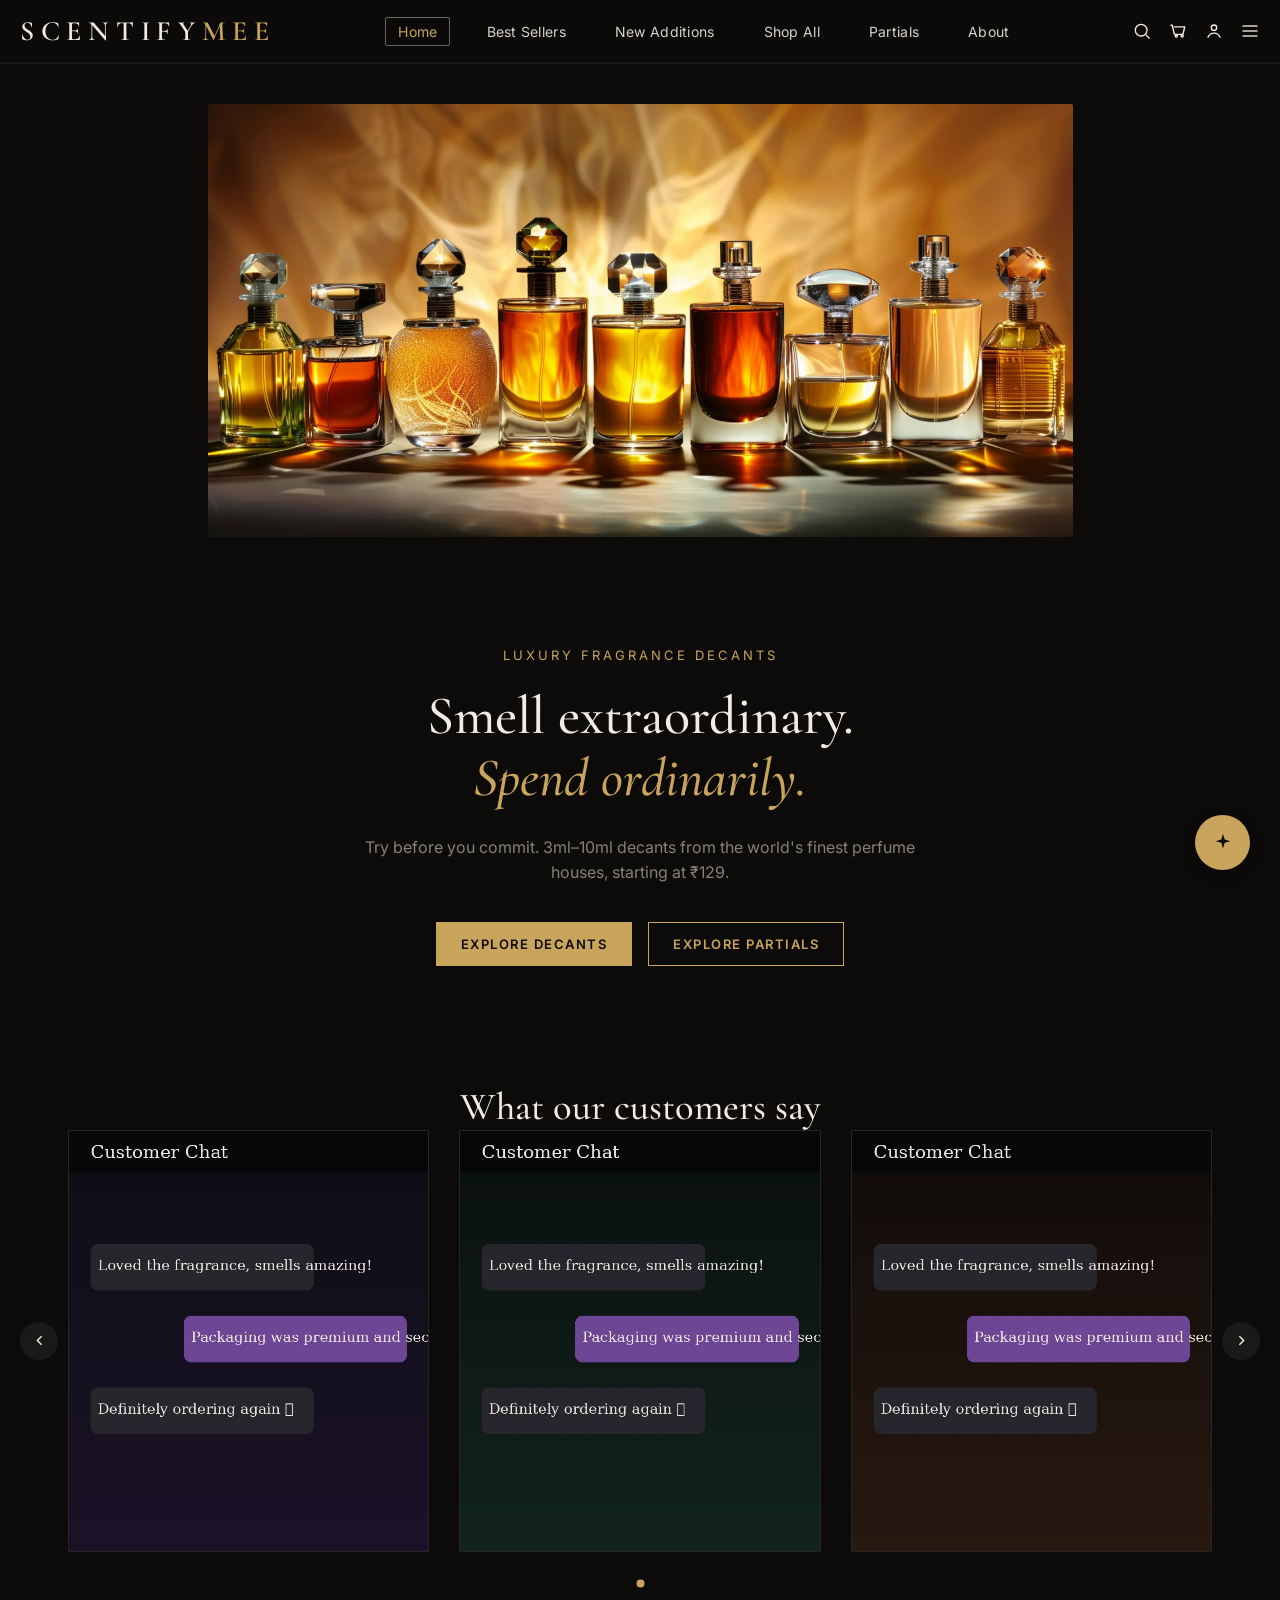
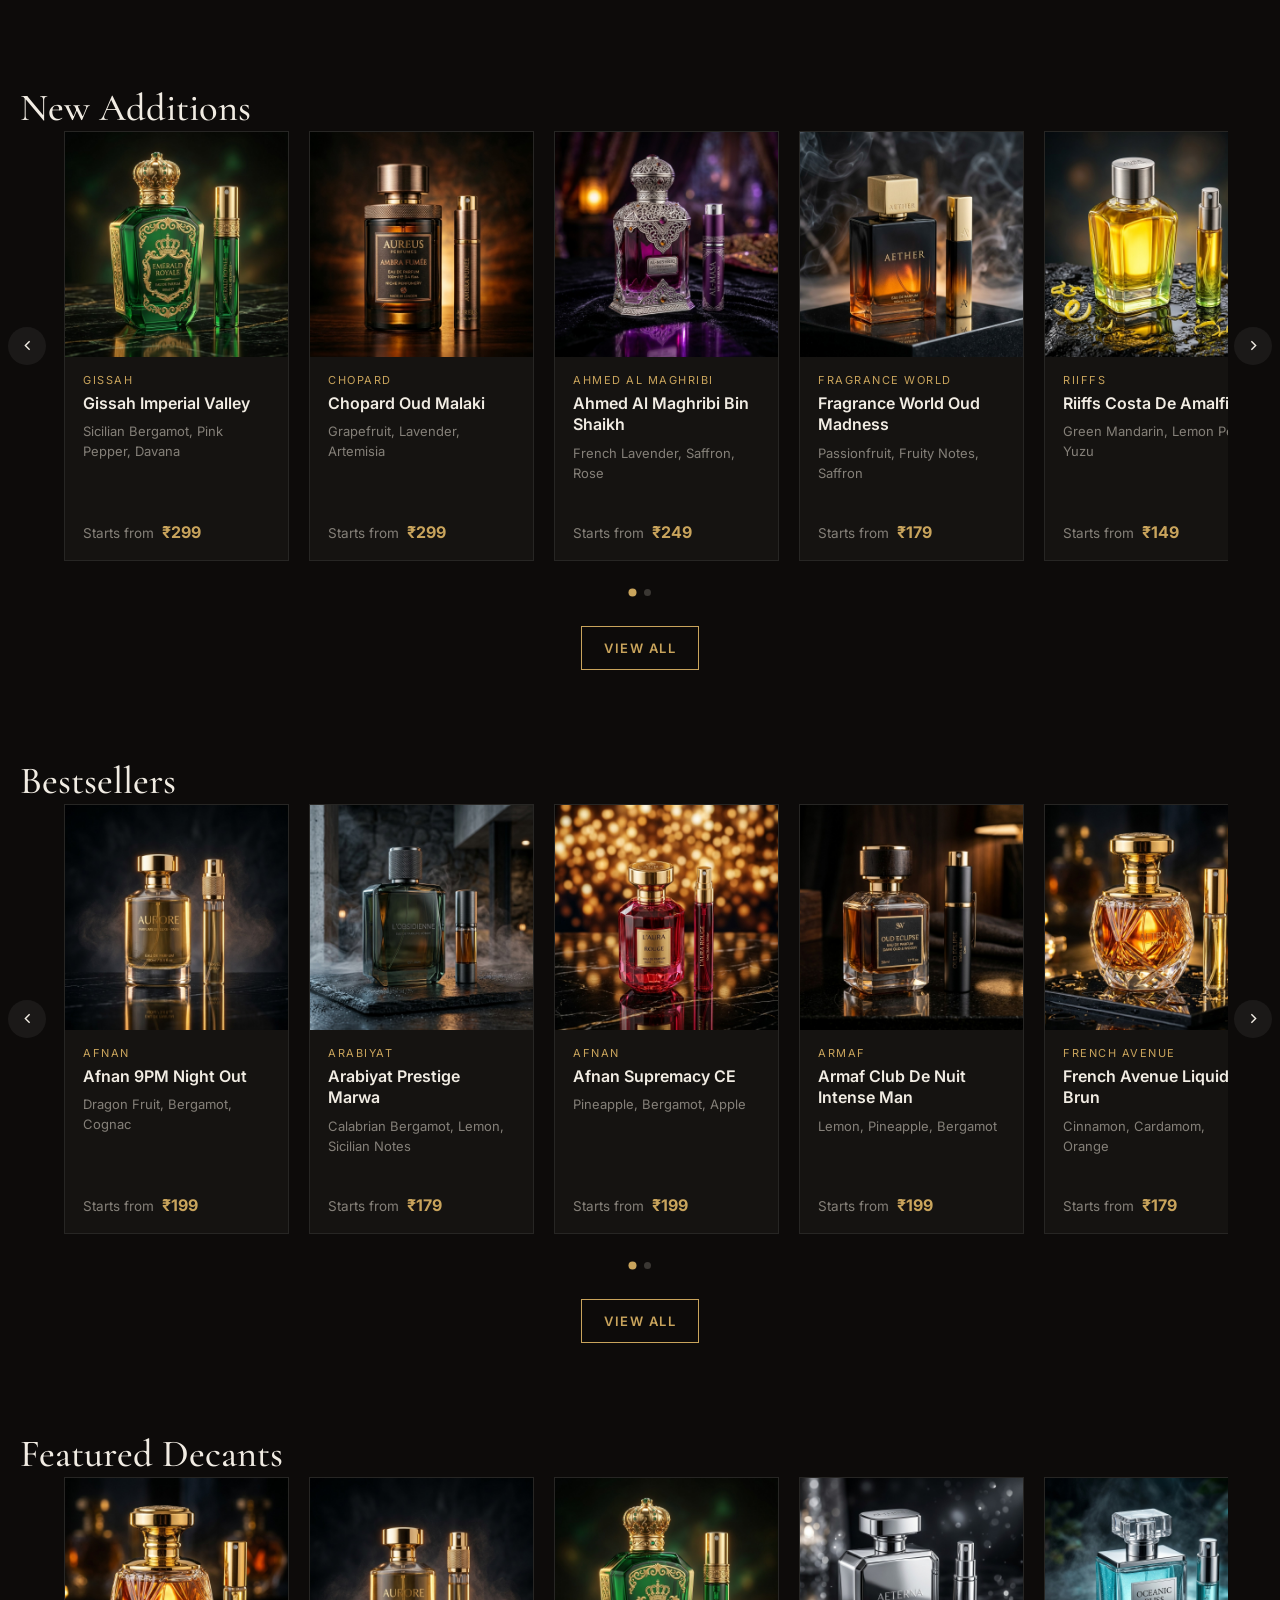
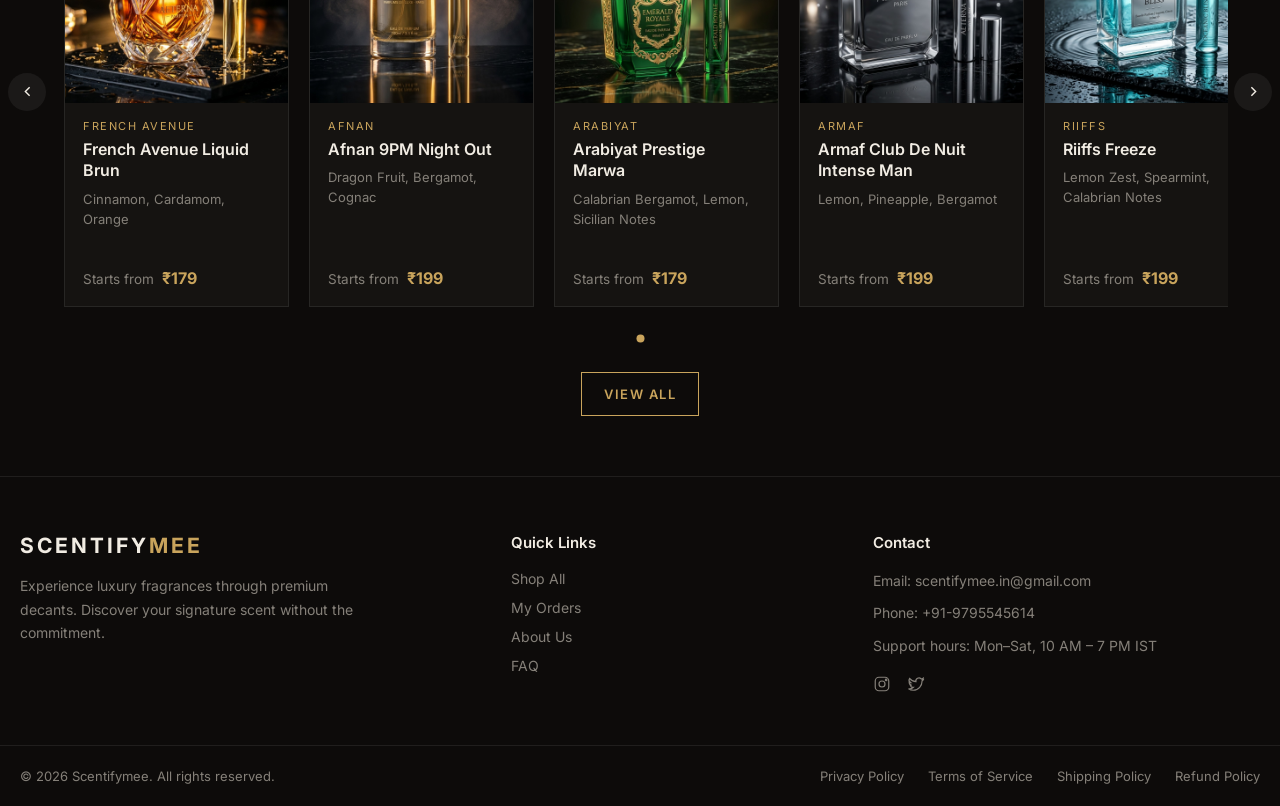
<file: index.html>
<!DOCTYPE html>
<html lang="en">
<head>
<meta charset="UTF-8">
<meta name="viewport" content="width=device-width, initial-scale=1.0">
<title>Scentifymee — Luxury Fragrance Decants</title>

<link rel="preconnect" href="https://fonts.googleapis.com">
<link rel="preconnect" href="https://fonts.gstatic.com" crossorigin>
<link href="https://fonts.googleapis.com/css2?family=Cormorant+Garamond:ital,wght@0,400;0,500;0,600;1,500&family=Inter:wght@400;500;600;700&display=swap" rel="stylesheet">
<link rel="stylesheet" href="css/style.css">
<link rel="stylesheet" href="css/navbar.css">
</head>
<body>

<!-- ============ HEADER ============ -->
<header class="site-header">
  <div class="container header-inner">
    <a href="index.html" class="logo" aria-label="Scentifymee home">SCENTIFY<span class="logo-accent">MEE</span></a>

    <nav class="main-nav" id="mainNav" aria-label="Main navigation">
      <a href="index.html" data-route="home" class="active">Home</a>
      <a href="bestsellers.html" data-route="bestsellers">Best Sellers</a>
      <a href="new_additions.html" data-route="newAdditions">New Additions</a>
      <a href="all_products.html" data-route="shopAll">Shop All</a>
      <a href="partials.html" data-route="partials">Partials</a>
      <a href="about.html" data-route="about">About</a>
    </nav>

    <div class="header-icons">
      <button class="icon-btn" id="searchToggle" aria-label="Search">
        <svg viewBox="0 0 24 24" fill="none" stroke="currentColor" stroke-width="1.6"><circle cx="11" cy="11" r="7"/><line x1="21" y1="21" x2="16.65" y2="16.65"/></svg>
      </button>
      <a href="cart.html" class="icon-btn" aria-label="Cart">
        <svg viewBox="0 0 24 24" fill="none" stroke="currentColor" stroke-width="1.7">
          <path d="M3 5h2l2.4 10.1a1 1 0 0 0 1 .9h8.8a1 1 0 0 0 1-.8L20 7H7"></path>
          <circle cx="10" cy="18" r="1.3"></circle>
          <circle cx="17" cy="18" r="1.3"></circle>
        </svg>
        <span data-cart-count hidden>0</span>
      </a>
      <a href="account.html" class="icon-btn" aria-label="Account">
        <svg viewBox="0 0 24 24" fill="none" stroke="currentColor" stroke-width="1.6">
          <circle cx="12" cy="8" r="3.2"></circle>
          <path d="M4.5 20c1.4-3.6 4.4-5.5 7.5-5.5s6.1 1.9 7.5 5.5"></path>
        </svg>
      </a>
      <button class="icon-btn hamburger-btn" id="hamburgerBtn" aria-label="Menu">
        <svg viewBox="0 0 24 24" fill="none" stroke="currentColor" stroke-width="1.6"><line x1="3" y1="6" x2="21" y2="6"/><line x1="3" y1="12" x2="21" y2="12"/><line x1="3" y1="18" x2="21" y2="18"/></svg>
      </button>
    </div>
  </div>

  <!-- Search overlay -->
  <div class="search-panel" id="searchPanel">
    <div class="container search-panel-inner">
      <svg viewBox="0 0 24 24" fill="none" stroke="currentColor" stroke-width="1.6" class="search-panel-icon"><circle cx="11" cy="11" r="7"/><line x1="21" y1="21" x2="16.65" y2="16.65"/></svg>
      <input type="text" id="searchInput" placeholder="Search by name, brand or notes…" autocomplete="off">
      <button id="searchClose" aria-label="Close search">&times;</button>
    </div>
    <div class="search-results" id="searchResults"></div>
  </div>
</header>

<!-- ============ MOBILE NAV PANEL ============ -->
<div class="mobile-nav-overlay" id="mobileNavOverlay">
  <div class="mobile-nav-panel">
    <button class="mobile-nav-close" id="mobileNavClose" aria-label="Close menu">&times;</button>
    <a href="index.html"class="active">Home</a>
    <a href="bestsellers.html">Best Sellers</a>
    <a href="new_additions.html">New Additions</a>
    <a href="all_products.html">Shop All</a>
    <a href="partials.html">Partials</a>
    <a href="about.html">About</a>
    <a href="orders.html">My Orders</a>
    <a href="account.html">My Account</a>
    <a href="cart.html">Cart</a>
  </div>
</div>

<main>

  <!-- ============ HERO BANNER ============ -->
  <section class="hero-section" id="home">
    <div class="hero-banner-wrap">
      <img src="images/parfum-layern_fd64fb66-4795-4015-beb6-1acc2a12c941.webp" alt="Fragrance promotion" class="hero-banner-img">
    </div>
  </section>

  <!-- ============ LUXURY INTRO ============ -->
  <section class="intro-section">
    <p class="eyebrow">Luxury Fragrance Decants</p>
    <h1 class="intro-heading">
      Smell extraordinary.<br>
      <em>Spend ordinarily.</em>
    </h1>
    <p class="intro-desc">Try before you commit. 3ml–10ml decants from the world's finest perfume houses, starting at ₹129.</p>
    <div class="intro-buttons">
      <a href="new_additions.html" class="btn btn-gold">Explore Decants</a>
      <a href="#partials" class="btn btn-outline">Explore Partials</a>
    </div>
  </section>

  <!-- ============ TESTIMONIALS ============ -->
  <section class="testimonials-section">
    <h2 class="section-heading center">What our customers say</h2>
    <div class="testimonial-carousel-wrap">
      <button class="carousel-arrow carousel-arrow-left" id="testiPrev" aria-label="Previous">
        <svg viewBox="0 0 24 24" fill="none" stroke="currentColor" stroke-width="2"><polyline points="15 18 9 12 15 6"/></svg>
      </button>
      <div class="testimonial-track-viewport">
        <div class="testimonial-track" id="testimonialTrack"></div>
      </div>
      <button class="carousel-arrow carousel-arrow-right" id="testiNext" aria-label="Next">
        <svg viewBox="0 0 24 24" fill="none" stroke="currentColor" stroke-width="2"><polyline points="9 18 15 12 9 6"/></svg>
      </button>
    </div>
    <div class="pagination-dots" id="testiDots"></div>
  </section>

  <!-- ============ NEW ADDITIONS ============ -->
  <section class="product-section" id="new-additions">
    <div class="container">
      <h2 class="section-heading">New Additions</h2>
    </div>
    <div class="product-carousel-wrap" data-carousel="newAdditions">
      <button class="carousel-arrow carousel-arrow-left" data-action="prev" aria-label="Previous">
        <svg viewBox="0 0 24 24" fill="none" stroke="currentColor" stroke-width="2"><polyline points="15 18 9 12 15 6"/></svg>
      </button>
      <div class="product-track-viewport">
        <div class="product-track" data-track></div>
      </div>
      <button class="carousel-arrow carousel-arrow-right" data-action="next" aria-label="Next">
        <svg viewBox="0 0 24 24" fill="none" stroke="currentColor" stroke-width="2"><polyline points="9 18 15 12 9 6"/></svg>
      </button>
    </div>
    <div class="pagination-dots" data-dots></div>
    <div class="view-all-wrap">
      <a href="all_products.html" class="btn btn-view-all">View All</a>
    </div>
  </section>

  <!-- ============ BESTSELLERS ============ -->
  <section class="product-section" id="bestsellers">
    <div class="container">
      <h2 class="section-heading">Bestsellers</h2>
    </div>
    <div class="product-carousel-wrap" data-carousel="bestSellers">
      <button class="carousel-arrow carousel-arrow-left" data-action="prev" aria-label="Previous">
        <svg viewBox="0 0 24 24" fill="none" stroke="currentColor" stroke-width="2"><polyline points="15 18 9 12 15 6"/></svg>
      </button>
      <div class="product-track-viewport">
        <div class="product-track" data-track></div>
      </div>
      <button class="carousel-arrow carousel-arrow-right" data-action="next" aria-label="Next">
        <svg viewBox="0 0 24 24" fill="none" stroke="currentColor" stroke-width="2"><polyline points="9 18 15 12 9 6"/></svg>
      </button>
    </div>
    <div class="pagination-dots" data-dots></div>
    <div class="view-all-wrap">
      <a href="bestsellers.html" class="btn btn-view-all">View All</a>
    </div>
  </section>

  <!-- ============ FEATURED DECANTS ============ -->
  <section class="product-section" id="partials">
    <div class="container">
      <h2 class="section-heading">Featured Decants</h2>
    </div>
    <div class="product-carousel-wrap" data-carousel="featuredDecants">
      <button class="carousel-arrow carousel-arrow-left" data-action="prev" aria-label="Previous">
        <svg viewBox="0 0 24 24" fill="none" stroke="currentColor" stroke-width="2"><polyline points="15 18 9 12 15 6"/></svg>
      </button>
      <div class="product-track-viewport">
        <div class="product-track" data-track></div>
      </div>
      <button class="carousel-arrow carousel-arrow-right" data-action="next" aria-label="Next">
        <svg viewBox="0 0 24 24" fill="none" stroke="currentColor" stroke-width="2"><polyline points="9 18 15 12 9 6"/></svg>
      </button>
    </div>
    <div class="pagination-dots" data-dots></div>
    <div class="view-all-wrap">
      <a href="all_products.html" class="btn btn-view-all">View All</a>
    </div>
  </section>

</main>

<!-- ============ FOOTER ============ -->
<footer class="site-footer" id="about">
  <div class="container footer-top">
    <div class="footer-col">
      <div class="logo footer-logo">SCENTIFY<span class="logo-accent">MEE</span></div>
      <p class="footer-desc">Experience luxury fragrances through premium decants. Discover your signature scent without the commitment.</p>
    </div>
    <div class="footer-col">
      <h3>Quick Links</h3>
      <a href="all_products.html">Shop All</a>
      <a href="orders.html">My Orders</a>
      <a href="about.html">About Us</a>
      <a href="faq.html">FAQ</a>
    </div>
    <div class="footer-col">
      <h3>Contact</h3>
      <p class="footer-contact">Email: scentifymee.in@gmail.com</p>
      <p class="footer-contact">Phone: +91-9795545614</p>
      <p class="footer-contact">Support hours: Mon–Sat, 10 AM – 7 PM IST</p>
      <div class="social-icons">
        <a href="https://instagram.com/scentifymee" target="_blank" rel="noopener" aria-label="Instagram">
          <svg viewBox="0 0 24 24" fill="none" stroke="currentColor" stroke-width="1.6"><rect x="3" y="3" width="18" height="18" rx="5"/><circle cx="12" cy="12" r="4"/><circle cx="17.5" cy="6.5" r="1"/></svg>
        </a>
        <a href="https://twitter.com/scentifymee" target="_blank" rel="noopener" aria-label="Twitter">
          <svg viewBox="0 0 24 24" fill="none" stroke="currentColor" stroke-width="1.6"><path d="M22 5.9c-.7.3-1.5.5-2.3.6.8-.5 1.5-1.3 1.8-2.3-.8.5-1.7.8-2.6 1a4.1 4.1 0 0 0-7 3.7A11.6 11.6 0 0 1 3.4 4.6a4.1 4.1 0 0 0 1.3 5.5c-.6 0-1.3-.2-1.8-.5v.1c0 2 1.4 3.6 3.3 4a4.1 4.1 0 0 1-1.8.1c.5 1.6 2 2.8 3.8 2.8A8.3 8.3 0 0 1 2 18.4a11.6 11.6 0 0 0 6.3 1.9c7.5 0 11.7-6.3 11.7-11.7v-.5c.8-.6 1.5-1.3 2-2.1z"/></svg>
        </a>
      </div>
    </div>
  </div>

  <div class="footer-divider"></div>

  <div class="container footer-bottom">
    <p class="copyright">© 2026 Scentifymee. All rights reserved.</p>
    <div class="footer-legal">
      <a href="index.html">Privacy Policy</a>
      <a href="about.html">Terms of Service</a>
      <a href="all_products.html">Shipping Policy</a>
      <a href="cart.html">Refund Policy</a>
    </div>
  </div>
</footer>

<!-- ============ FLOATING BUTTON ============ -->
<button class="floating-btn" aria-label="Scroll to top" id="floatingBtn">
  <svg viewBox="0 0 24 24" fill="#0d0b0a"><path d="M12 2l1.8 6.2L20 10l-6.2 1.8L12 18l-1.8-6.2L4 10l6.2-1.8L12 2z"/></svg>
</button>

<script src="js/script.js"></script>
</body>
</html>
</file>
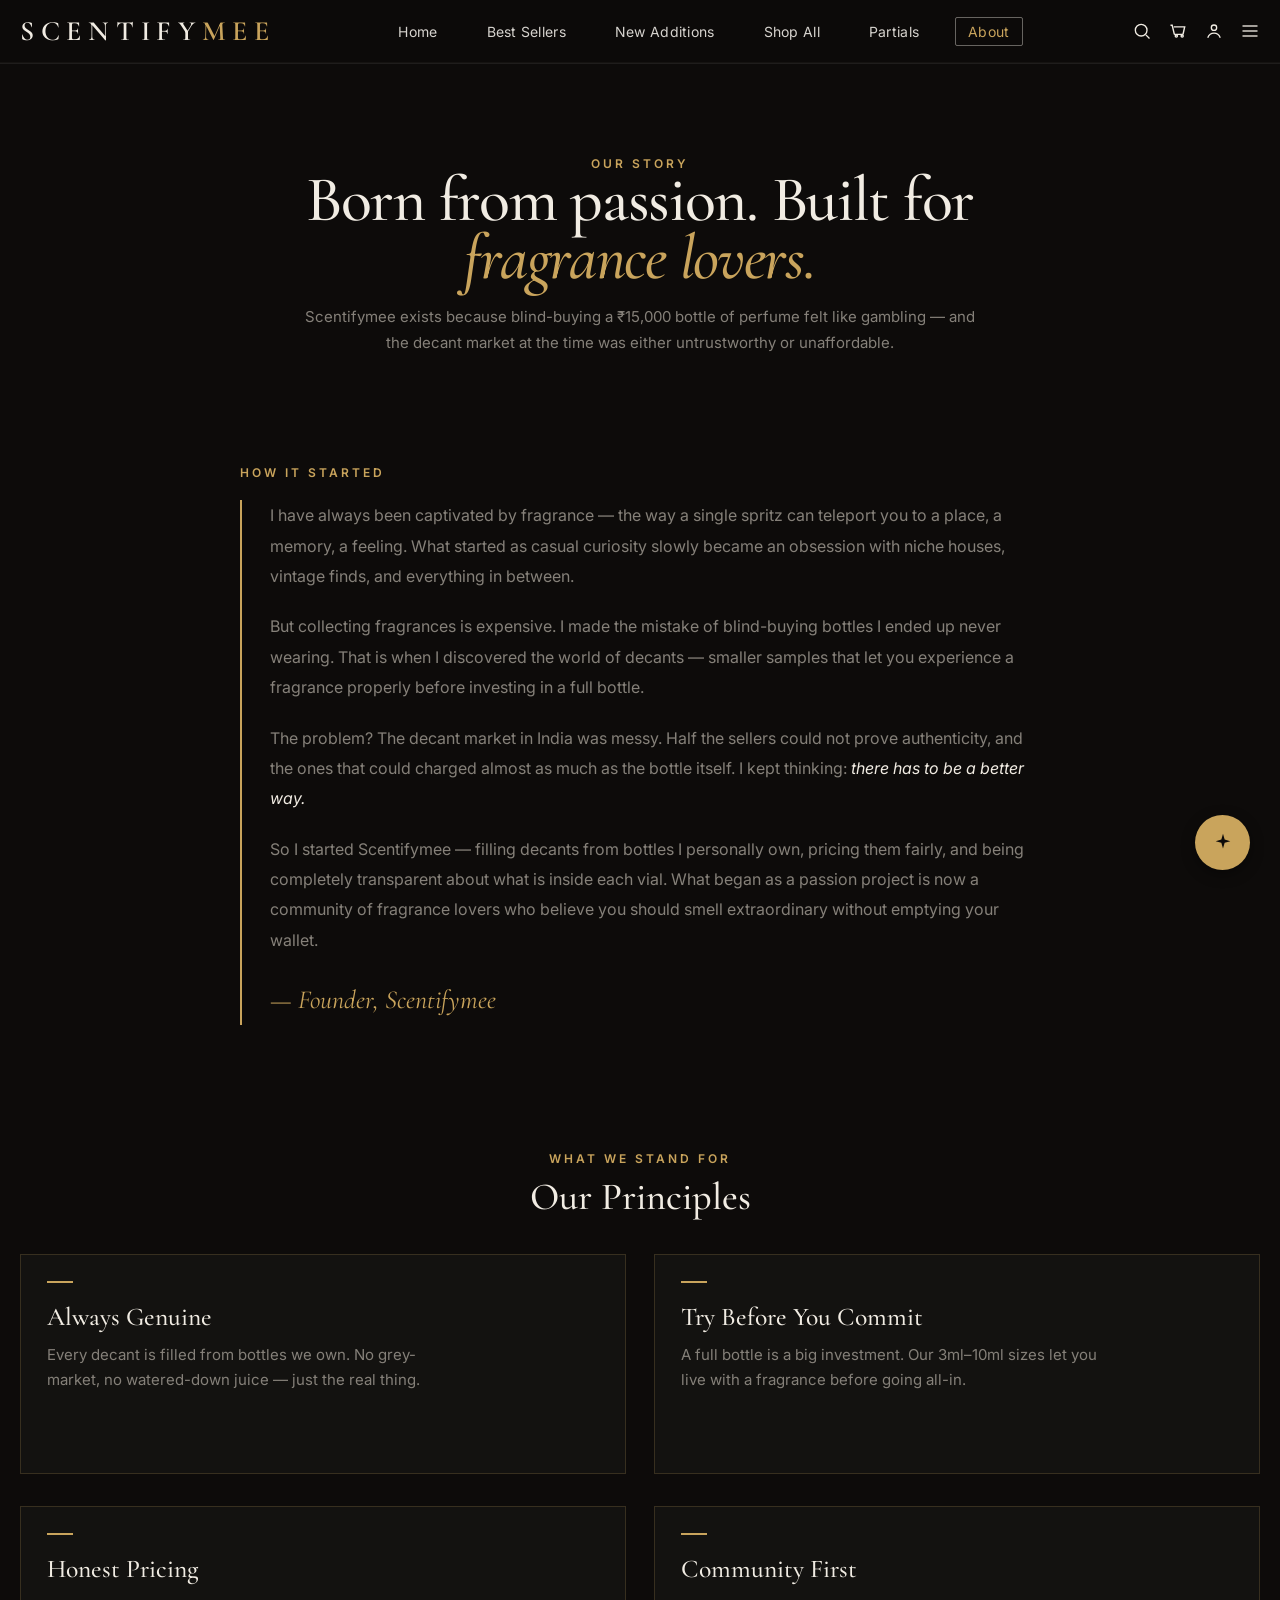
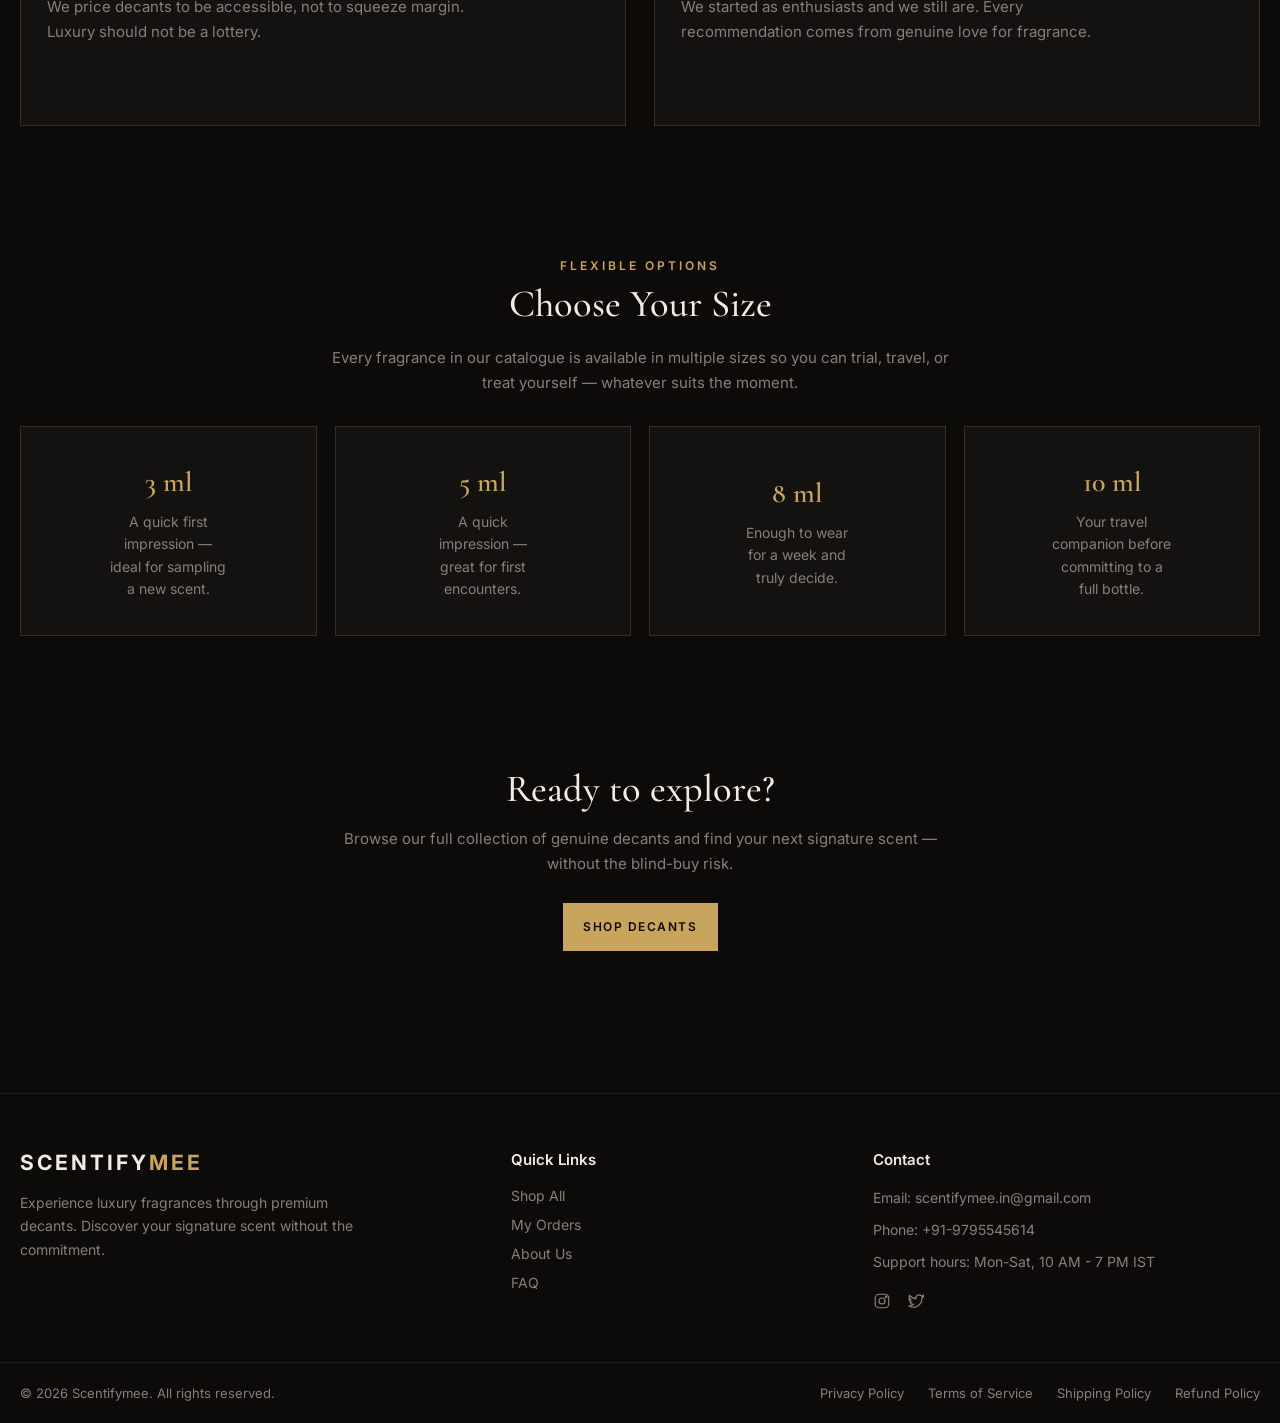
<file: about.html>
<!DOCTYPE html>
<html lang="en">
<head>
  <meta charset="UTF-8">
  <meta name="viewport" content="width=device-width, initial-scale=1.0">
  <meta name="description" content="Discover the story behind Scentifymee and our mission to make genuine luxury fragrance decants accessible to fragrance lovers.">
  <title>About Us | Scentifymee</title>

  <link rel="preconnect" href="https://fonts.googleapis.com">
  <link rel="preconnect" href="https://fonts.gstatic.com" crossorigin>
  <link href="https://fonts.googleapis.com/css2?family=Cormorant+Garamond:ital,wght@0,400;0,500;0,600;1,500&family=Inter:wght@400;500;600;700&display=swap" rel="stylesheet">

  <link rel="stylesheet" href="css/style.css">
  <link rel="stylesheet" href="css/navbar.css">
</head>
<body>
  <header class="site-header">
    <div class="container header-inner">
      <a href="index.html" class="logo" aria-label="Scentifymee home">SCENTIFY<span class="logo-accent">MEE</span></a>

      <nav class="main-nav" id="mainNav" aria-label="Main navigation">
        <a href="index.html" data-route="home">Home</a>
        <a href="bestsellers.html" data-route="bestsellers">Best Sellers</a>
        <a href="new_additions.html" data-route="newAdditions">New Additions</a>
        <a href="all_products.html" data-route="shopAll">Shop All</a>
        <a href="partials.html" data-route="partials">Partials</a>
        <a href="about.html" data-route="about" class="active">About</a>
      </nav>

      <div class="header-icons">
        <button class="icon-btn" id="searchToggle" aria-label="Search">
          <svg viewBox="0 0 24 24" fill="none" stroke="currentColor" stroke-width="1.6"><circle cx="11" cy="11" r="7"/><line x1="21" y1="21" x2="16.65" y2="16.65"/></svg>
        </button>
        <a href="cart.html" class="icon-btn" aria-label="Cart">
          <svg viewBox="0 0 24 24" fill="none" stroke="currentColor" stroke-width="1.7">
            <path d="M3 5h2l2.4 10.1a1 1 0 0 0 1 .9h8.8a1 1 0 0 0 1-.8L20 7H7"></path>
            <circle cx="10" cy="18" r="1.3"></circle>
            <circle cx="17" cy="18" r="1.3"></circle>
          </svg>
          <span data-cart-count hidden>0</span>
        </a>
        <a href="account.html" class="icon-btn" aria-label="Account">
          <svg viewBox="0 0 24 24" fill="none" stroke="currentColor" stroke-width="1.6">
            <circle cx="12" cy="8" r="3.2"></circle>
            <path d="M4.5 20c1.4-3.6 4.4-5.5 7.5-5.5s6.1 1.9 7.5 5.5"></path>
          </svg>
        </a>
        <button class="icon-btn hamburger-btn" id="hamburgerBtn" aria-label="Menu">
          <svg viewBox="0 0 24 24" fill="none" stroke="currentColor" stroke-width="1.6"><line x1="3" y1="6" x2="21" y2="6"/><line x1="3" y1="12" x2="21" y2="12"/><line x1="3" y1="18" x2="21" y2="18"/></svg>
        </button>
      </div>
    </div>

    <!-- Search overlay -->
    <div class="search-panel" id="searchPanel" aria-live="polite">
      <div class="container search-panel-inner">
        <svg viewBox="0 0 24 24" fill="none" stroke="currentColor" stroke-width="1.6" class="search-panel-icon"><circle cx="11" cy="11" r="7"/><line x1="21" y1="21" x2="16.65" y2="16.65"/></svg>
        <input type="text" id="searchInput" placeholder="Search by name, brand or notes…" autocomplete="off">
        <button id="searchClose" aria-label="Close search">&times;</button>
      </div>
      <div class="search-results" id="searchResults"></div>
    </div>
  </header>

  <!-- ============ MOBILE NAV PANEL ============ -->
  <div class="mobile-nav-overlay" id="mobileNavOverlay">
    <div class="mobile-nav-panel">
      <button class="mobile-nav-close" id="mobileNavClose" aria-label="Close menu">&times;</button>
      <a href="index.html">Home</a>
      <a href="bestsellers.html">Best Sellers</a>
      <a href="new_additions.html">New Additions</a>
      <a href="all_products.html">Shop All</a>
      <a href="partials.html">Partials</a>
      <a href="about.html" class="active">About</a>
      <a href="orders.html">My Orders</a>
      <a href="account.html">My Account</a>
      <a href="cart.html">Cart</a>
    </div>
  </div>

  <main class="about-page">
    <section class="about-hero">
      <div class="container about-hero-inner">
        <p class="about-eyebrow">Our Story</p>
        <h1 class="about-title">Born from passion. Built for <span class="gold-italic">fragrance lovers.</span></h1>
        <p class="about-hero-copy">Scentifymee exists because blind-buying a ₹15,000 bottle of perfume felt like gambling — and the decant market at the time was either untrustworthy or unaffordable.</p>
      </div>
    </section>

    <section class="story-section container">
      <div class="story-block">
        <p class="section-label">How It Started</p>
        <div class="story-content">
          <p>I have always been captivated by fragrance — the way a single spritz can teleport you to a place, a memory, a feeling. What started as casual curiosity slowly became an obsession with niche houses, vintage finds, and everything in between.</p>

          <p>But collecting fragrances is expensive. I made the mistake of blind-buying bottles I ended up never wearing. That is when I discovered the world of decants — smaller samples that let you experience a fragrance properly before investing in a full bottle.</p>

          <p>The problem? The decant market in India was messy. Half the sellers could not prove authenticity, and the ones that could charged almost as much as the bottle itself. I kept thinking: <em>there has to be a better way.</em></p>

          <p>So I started Scentifymee — filling decants from bottles I personally own, pricing them fairly, and being completely transparent about what is inside each vial. What began as a passion project is now a community of fragrance lovers who believe you should smell extraordinary without emptying your wallet.</p>

          <p class="story-signature">— Founder, Scentifymee</p>
        </div>
      </div>
    </section>

    <section class="principles-section container">
      <div class="section-center">
        <p class="section-label">What We Stand For</p>
        <h2 class="section-heading">Our Principles</h2>
      </div>

      <div class="principles-grid">
        <article class="principle-card">
          <div class="principle-bar"></div>
          <h3>Always Genuine</h3>
          <p>Every decant is filled from bottles we own. No grey-market, no watered-down juice — just the real thing.</p>
        </article>

        <article class="principle-card">
          <div class="principle-bar"></div>
          <h3>Try Before You Commit</h3>
          <p>A full bottle is a big investment. Our 3ml–10ml sizes let you live with a fragrance before going all-in.</p>
        </article>

        <article class="principle-card">
          <div class="principle-bar"></div>
          <h3>Honest Pricing</h3>
          <p>We price decants to be accessible, not to squeeze margin. Luxury should not be a lottery.</p>
        </article>

        <article class="principle-card">
          <div class="principle-bar"></div>
          <h3>Community First</h3>
          <p>We started as enthusiasts and we still are. Every recommendation comes from genuine love for fragrance.</p>
        </article>
      </div>
    </section>

    <section class="size-section">
      <div class="container size-inner">
        <div class="section-center">
          <p class="section-label">Flexible Options</p>
          <h2 class="section-heading">Choose Your Size</h2>
          <p class="size-copy">Every fragrance in our catalogue is available in multiple sizes so you can trial, travel, or treat yourself — whatever suits the moment.</p>
        </div>

        <div class="size-grid">
          <article class="size-card">
            <h3>3 ml</h3>
            <p>A quick first impression — ideal for sampling a new scent.</p>
          </article>

          <article class="size-card">
            <h3>5 ml</h3>
            <p>A quick impression — great for first encounters.</p>
          </article>

          <article class="size-card">
            <h3>8 ml</h3>
            <p>Enough to wear for a week and truly decide.</p>
          </article>

          <article class="size-card">
            <h3>10 ml</h3>
            <p>Your travel companion before committing to a full bottle.</p>
          </article>
        </div>
      </div>
    </section>

    <section class="cta-section container">
      <h2>Ready to explore?</h2>
      <p>Browse our full collection of genuine decants and find your next signature scent — without the blind-buy risk.</p>
      <a href="all_products.html" class="btn btn-gold about-cta">Shop Decants</a>
    </section>
  </main>

  <footer class="site-footer" id="about">
    <div class="container footer-top">
      <div class="footer-col">
        <div class="logo footer-logo">SCENTIFY<span class="logo-accent">MEE</span></div>
        <p class="footer-desc">Experience luxury fragrances through premium decants. Discover your signature scent without the commitment.</p>
      </div>

      <div class="footer-col">
        <h3>Quick Links</h3>
        <a href="all_products.html">Shop All</a>
        <a href="orders.html">My Orders</a>
        <a href="about.html">About Us</a>
        <a href="faq.html">FAQ</a>
      </div>

      <div class="footer-col">
        <h3>Contact</h3>
        <p class="footer-contact">Email: scentifymee.in@gmail.com</p>
        <p class="footer-contact">Phone: +91-9795545614</p>
        <p class="footer-contact">Support hours: Mon-Sat, 10 AM - 7 PM IST</p>
        <div class="social-icons">
          <a href="https://instagram.com/scentifymee" target="_blank" rel="noopener" aria-label="Instagram">
            <svg viewBox="0 0 24 24" fill="none" stroke="currentColor" stroke-width="1.6"><rect x="3" y="3" width="18" height="18" rx="5"/><circle cx="12" cy="12" r="4"/><circle cx="17.5" cy="6.5" r="1"/></svg>
          </a>
          <a href="https://twitter.com/scentifymee" target="_blank" rel="noopener" aria-label="Twitter">
            <svg viewBox="0 0 24 24" fill="none" stroke="currentColor" stroke-width="1.6"><path d="M22 5.9c-.7.3-1.5.5-2.3.6.8-.5 1.5-1.3 1.8-2.3-.8.5-1.7.8-2.6 1a4.1 4.1 0 0 0-7 3.7A11.6 11.6 0 0 1 3.4 4.6a4.1 4.1 0 0 0 1.3 5.5c-.6 0-1.3-.2-1.8-.5v.1c0 2 1.4 3.6 3.3 4a4.1 4.1 0 0 1-1.8.1c.5 1.6 2 2.8 3.8 2.8A8.3 8.3 0 0 1 2 18.4a11.6 11.6 0 0 0 6.3 1.9c7.5 0 11.7-6.3 11.7-11.7v-.5c.8-.6 1.5-1.3 2-2.1z"/></svg>
          </a>
        </div>
      </div>
    </div>

    <div class="footer-divider"></div>

    <div class="container footer-bottom">
      <p class="copyright">© 2026 Scentifymee. All rights reserved.</p>
      <div class="footer-legal">
        <a href="privacy-policy.html">Privacy Policy</a>
        <a href="terms.html">Terms of Service</a>
        <a href="shipping-policy.html">Shipping Policy</a>
        <a href="refund-policy.html">Refund Policy</a>
      </div>
    </div>
  </footer>

  <button class="floating-btn" aria-label="Scroll to top" id="floatingBtn">
    <svg viewBox="0 0 24 24" fill="#0d0b0a"><path d="M12 2l1.8 6.2L20 10l-6.2 1.8L12 18l-1.8-6.2L4 10l6.2-1.8L12 2z"/></svg>
  </button>

  <script src="js/script.js"></script>
</body>
</html>
</file>
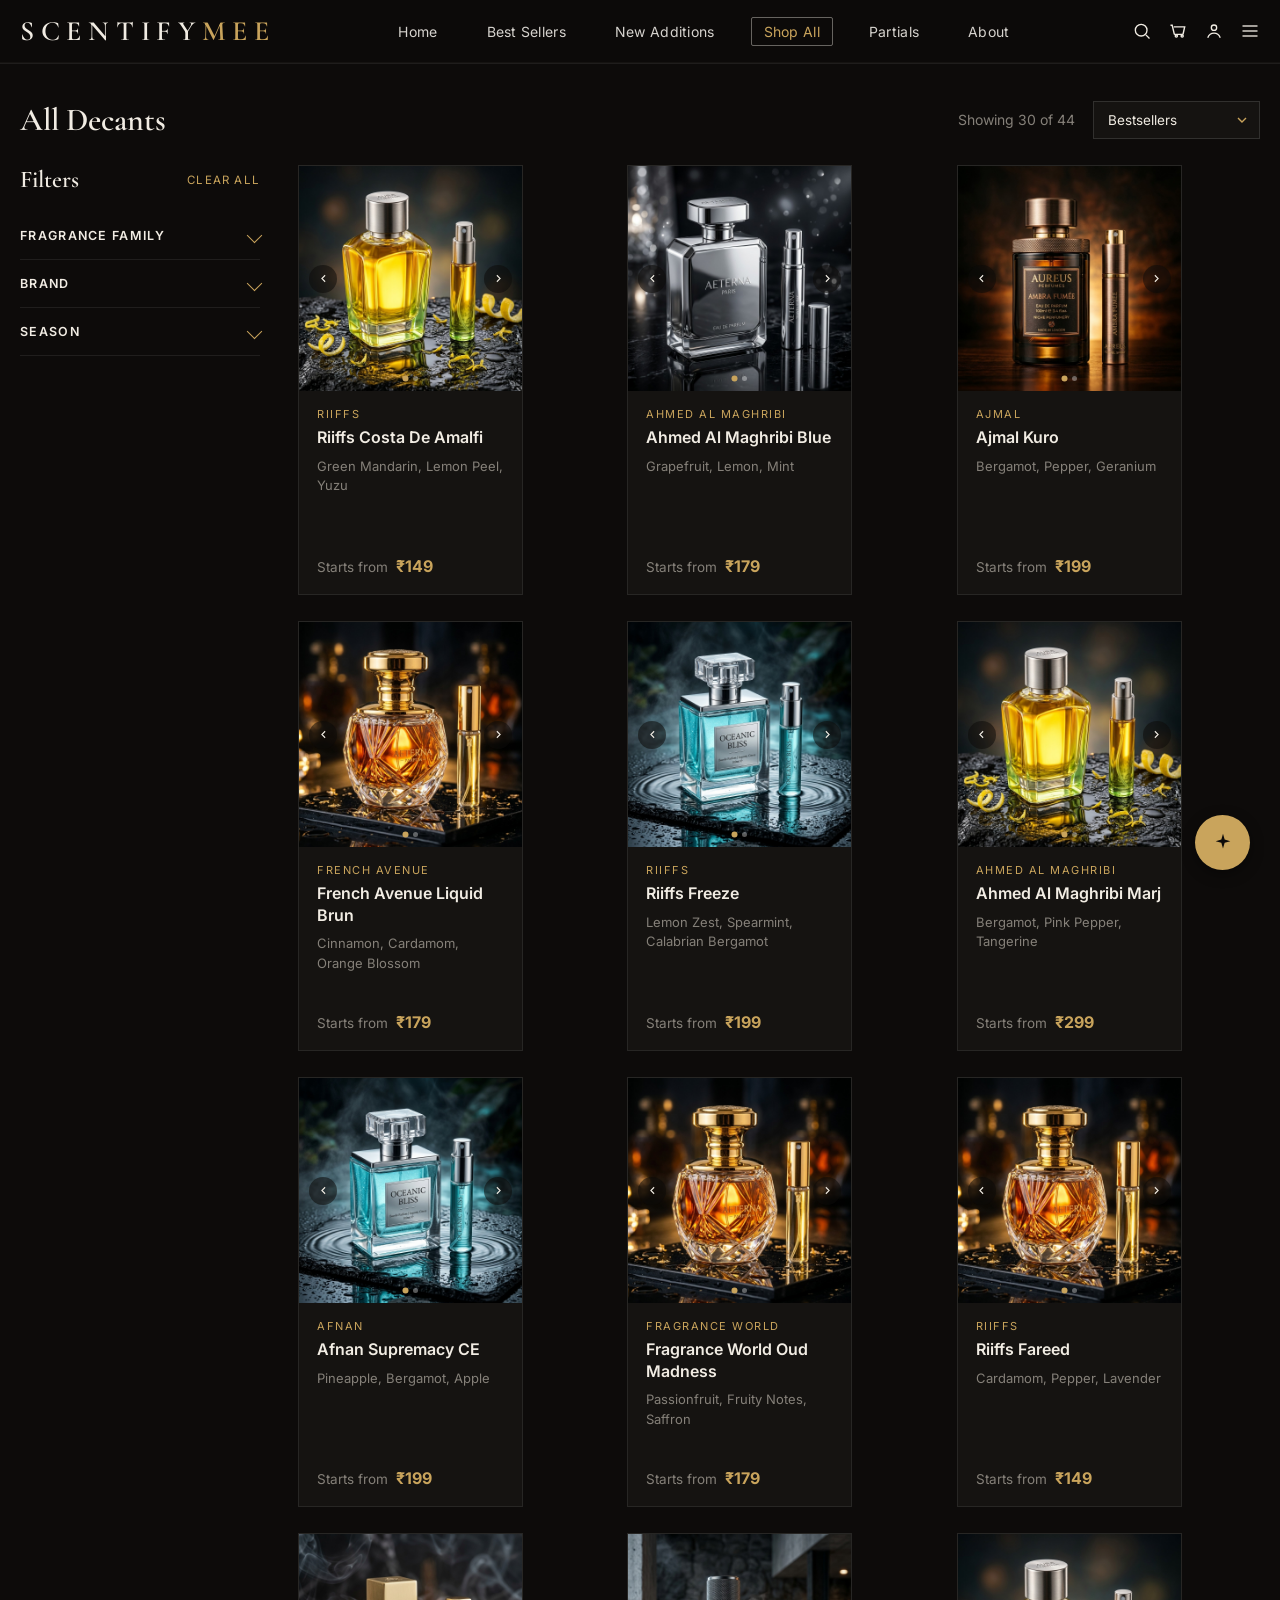
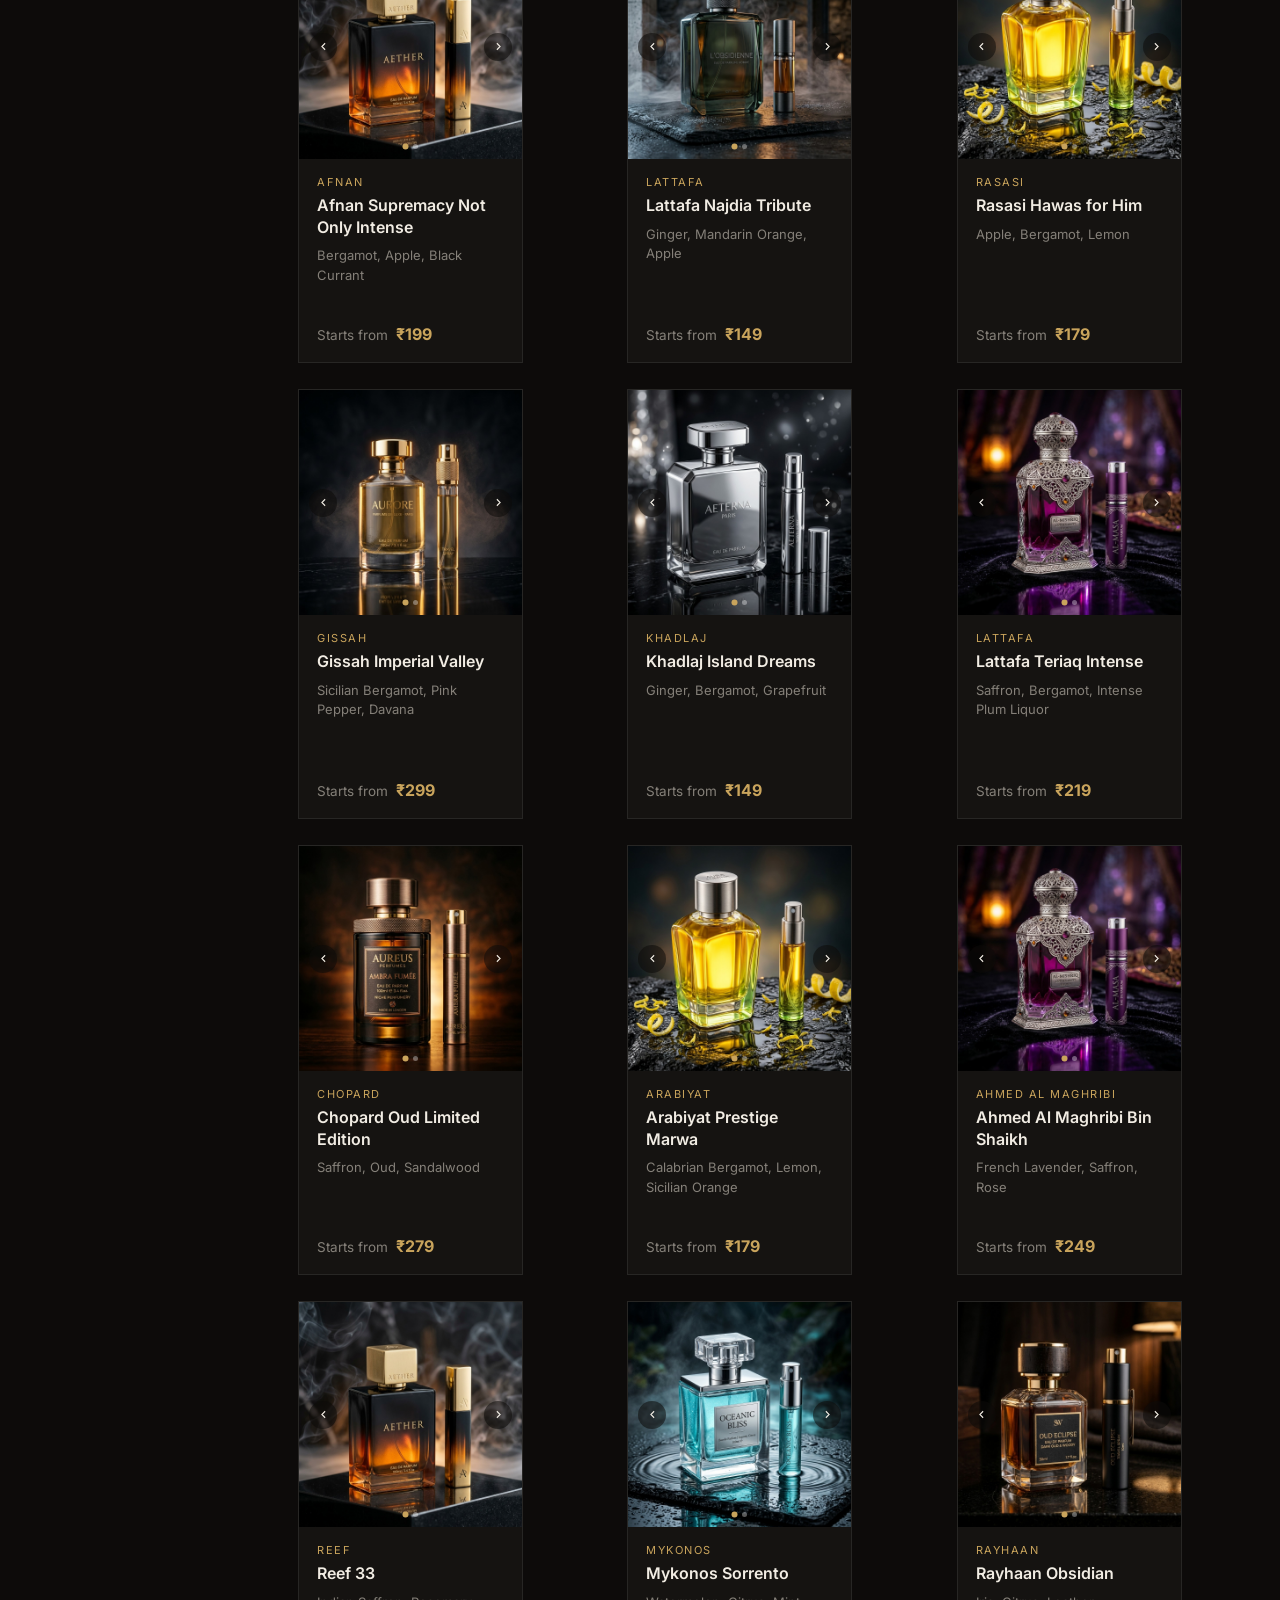
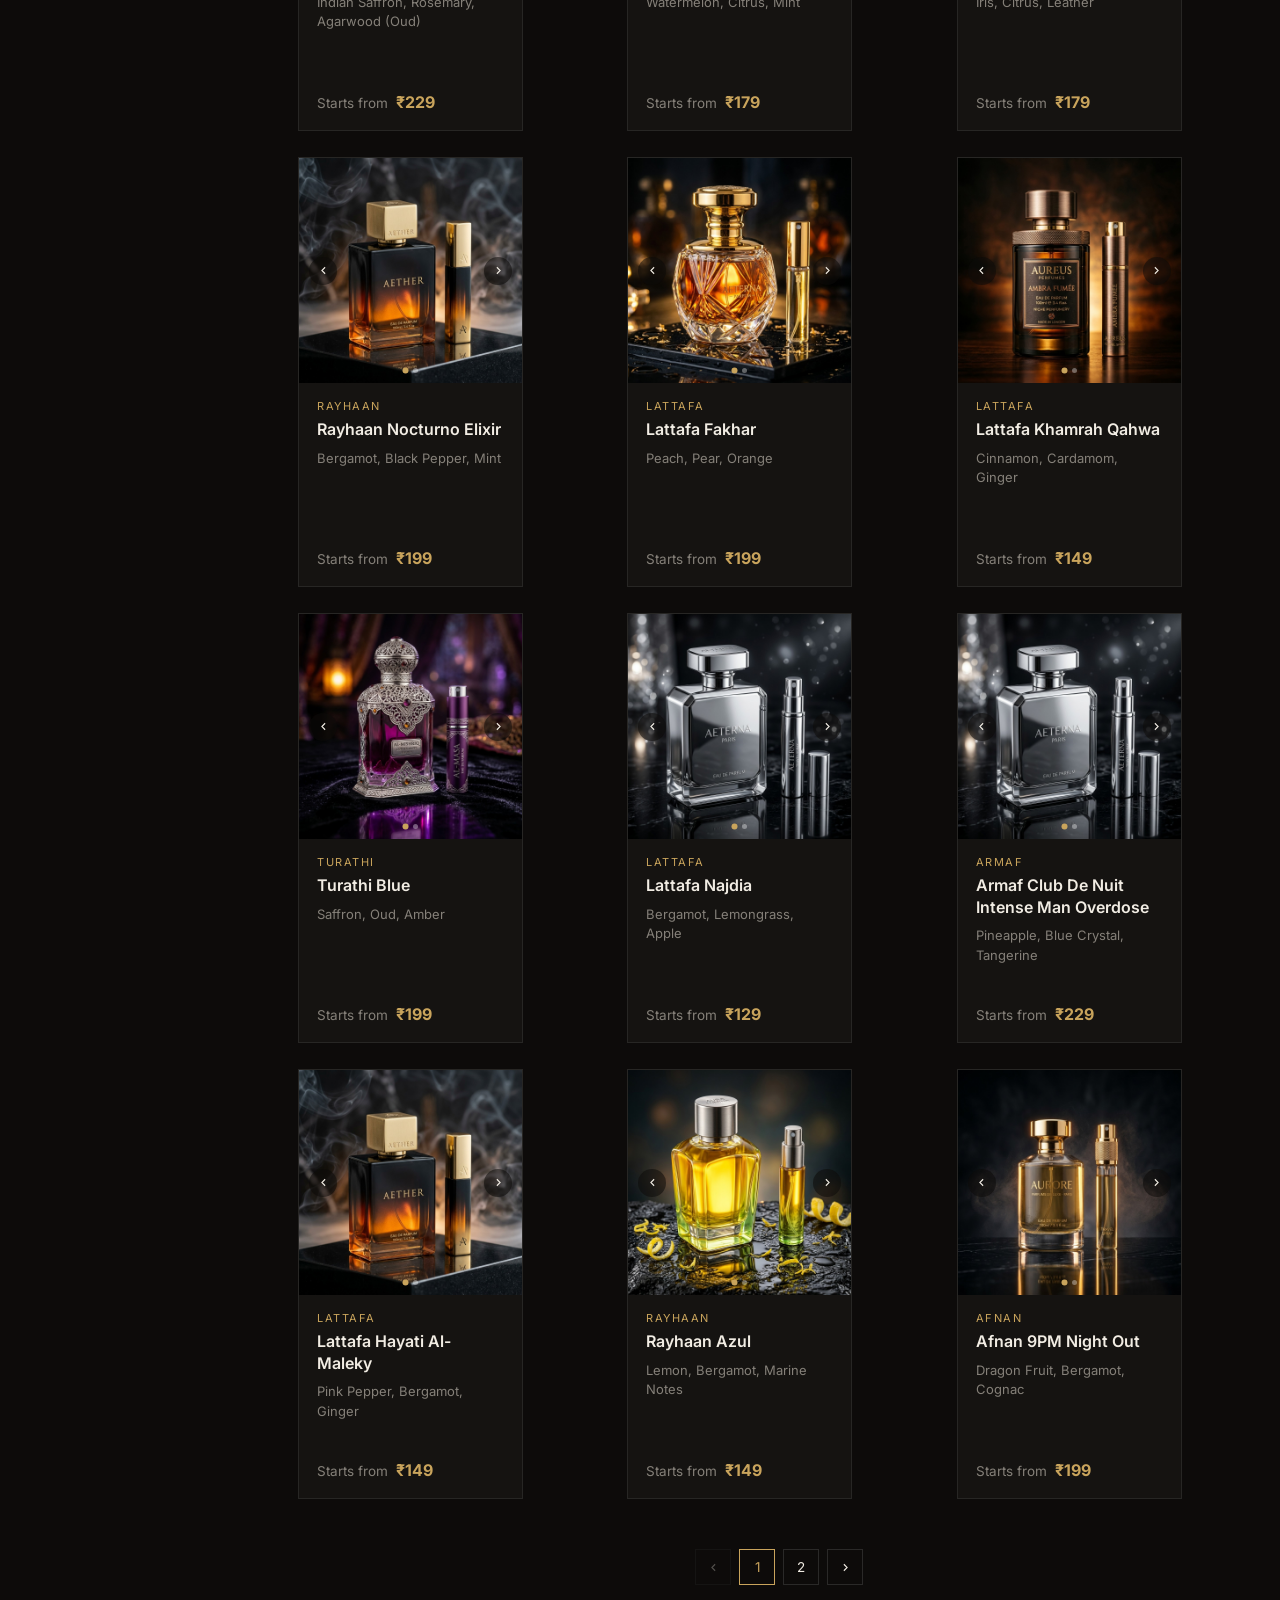
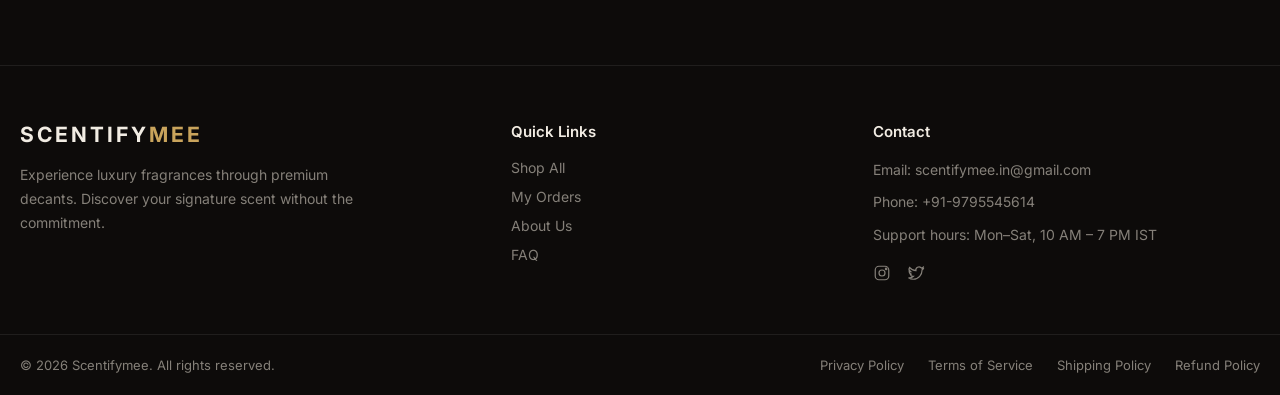
<file: all_products.html>
<!DOCTYPE html>
<html lang="en">
<head>
<meta charset="UTF-8">
<meta name="viewport" content="width=device-width, initial-scale=1.0">
<title>Best Sellers — All Decants | Scentifymee</title>

<link rel="preconnect" href="https://fonts.googleapis.com">
<link rel="preconnect" href="https://fonts.gstatic.com" crossorigin>
<link href="https://fonts.googleapis.com/css2?family=Cormorant+Garamond:ital,wght@0,400;0,500;0,600;1,500&family=Inter:wght@400;500;600;700&display=swap" rel="stylesheet">

<link rel="stylesheet" href="css/style.css">
<link rel="stylesheet" href="css/navbar.css">
</head>
<body>

<!-- ============ HEADER ============ -->
<header class="site-header">
  <div class="container header-inner">
    <a href="index.html" class="logo" aria-label="Scentifymee home">SCENTIFY<span class="logo-accent">MEE</span></a>

    <nav class="main-nav" id="mainNav" aria-label="Main navigation">
      <a href="index.html" data-route="home">Home</a>
      <a href="bestsellers.html" data-route="bestsellers">Best Sellers</a>
      <a href="new_additions.html" data-route="newAdditions">New Additions</a>
      <a href="all_products.html" data-route="shopAll" class="active">Shop All</a>
      <a href="partials.html" data-route="partials">Partials</a>
      <a href="about.html" data-route="about">About</a>
    </nav>

    <div class="header-icons">
      <button class="icon-btn" id="searchToggle" aria-label="Search">
        <svg viewBox="0 0 24 24" fill="none" stroke="currentColor" stroke-width="1.6"><circle cx="11" cy="11" r="7"/><line x1="21" y1="21" x2="16.65" y2="16.65"/></svg>
      </button>
      <a href="cart.html" class="icon-btn" aria-label="Cart">
        <svg viewBox="0 0 24 24" fill="none" stroke="currentColor" stroke-width="1.7">
          <path d="M3 5h2l2.4 10.1a1 1 0 0 0 1 .9h8.8a1 1 0 0 0 1-.8L20 7H7"></path>
          <circle cx="10" cy="18" r="1.3"></circle>
          <circle cx="17" cy="18" r="1.3"></circle>
        </svg>
        <span data-cart-count hidden>0</span>
      </a>
      <a href="account.html" class="icon-btn" aria-label="Account">
        <svg viewBox="0 0 24 24" fill="none" stroke="currentColor" stroke-width="1.6">
          <circle cx="12" cy="8" r="3.2"></circle>
          <path d="M4.5 20c1.4-3.6 4.4-5.5 7.5-5.5s6.1 1.9 7.5 5.5"></path>
        </svg>
      </a>
      <button class="icon-btn hamburger-btn" id="hamburgerBtn" aria-label="Menu">
        <svg viewBox="0 0 24 24" fill="none" stroke="currentColor" stroke-width="1.6"><line x1="3" y1="6" x2="21" y2="6"/><line x1="3" y1="12" x2="21" y2="12"/><line x1="3" y1="18" x2="21" y2="18"/></svg>
      </button>
    </div>
  </div>

  <!-- Search overlay -->
  <div class="search-panel" id="searchPanel">
    <div class="container search-panel-inner">
      <svg viewBox="0 0 24 24" fill="none" stroke="currentColor" stroke-width="1.6" class="search-panel-icon"><circle cx="11" cy="11" r="7"/><line x1="21" y1="21" x2="16.65" y2="16.65"/></svg>
      <input type="text" id="searchInput" placeholder="Search by name, brand or notes…" autocomplete="off">
      <button id="searchClose" aria-label="Close search">&times;</button>
    </div>
    <div class="search-results" id="searchResults"></div>
  </div>
</header>

<!-- ============ MOBILE NAV PANEL ============ -->
<div class="mobile-nav-overlay" id="mobileNavOverlay">
  <div class="mobile-nav-panel">
    <button class="mobile-nav-close" id="mobileNavClose" aria-label="Close menu">&times;</button>
    <a href="index.html">Home</a>
    <a href="bestsellers.html">Best Sellers</a>
    <a href="new_additions.html">New Additions</a>
    <a href="all_products.html" class="active">Shop All</a>
    <a href="partials.html">Partials</a>
    <a href="about.html">About</a>
    <a href="orders.html">My Orders</a>
    <a href="account.html">My Account</a>
    <a href="cart.html">Cart</a>
  </div>
</div>

<main>
  <div class="container page-head">
    <h1 class="page-title">All Decants</h1>
    <div class="page-head-right">
      <span class="results-count" id="resultsCount">Showing 30 of 44</span>
      <div class="select-wrap">
        <select id="sortSelect">
          <option value="bestsellers">Bestsellers</option>
          <option value="price-asc">Price: Low to High</option>
          <option value="price-desc">Price: High to Low</option>
          <option value="name-asc">Name: A to Z</option>
          <option value="name-desc">Name: Z to A</option>
          <option value="newest">Newest</option>
        </select>
      </div>
    </div>
  </div>

  <div class="container layout">
    <!-- ============ FILTER SIDEBAR (desktop) ============ -->
    <aside class="filters" id="filtersDesktop">
      <div class="filters-head">
        <h2>Filters</h2>
        <button class="clear-all-btn" data-clear-all>Clear All</button>
      </div>
      <div class="filter-groups" id="filterGroupsDesktop"></div>
    </aside>

    <!-- ============ MOBILE FILTERS TRIGGER ============ -->
    <button class="mobile-filters-btn" id="mobileFiltersBtn">
      <svg viewBox="0 0 24 24" fill="none" stroke="currentColor" stroke-width="1.6"><line x1="4" y1="6" x2="20" y2="6"/><line x1="7" y1="12" x2="17" y2="12"/><line x1="10" y1="18" x2="14" y2="18"/></svg>
      Filters
    </button>

    <!-- ============ PRODUCT GRID ============ -->
    <section class="product-grid-wrap">
      <div class="product-grid" id="productGrid"></div>

      <nav class="pagination" id="pagination" aria-label="Pagination"></nav>
    </section>
  </div>
</main>

<!-- ============ MOBILE FILTER DRAWER ============ -->
<div class="filter-drawer-overlay" id="filterDrawerOverlay">
  <div class="filter-drawer">
    <div class="filters-head">
      <h2>Filters</h2>
      <button class="drawer-close" id="filterDrawerClose" aria-label="Close filters">&times;</button>
    </div>
    <div class="filter-groups" id="filterGroupsMobile"></div>
    <div class="drawer-actions">
      <button class="clear-all-btn drawer-clear" data-clear-all>Clear All</button>
      <button class="btn btn-gold drawer-apply" id="applyFiltersBtn">Apply Filters</button>
    </div>
  </div>
</div>

<!-- ============ FOOTER ============ -->
<footer class="site-footer" id="about">
  <div class="container footer-top">
    <div class="footer-col">
      <div class="logo footer-logo">SCENTIFY<span class="logo-accent">MEE</span></div>
      <p class="footer-desc">Experience luxury fragrances through premium decants. Discover your signature scent without the commitment.</p>
    </div>
    <div class="footer-col">
      <h3>Quick Links</h3>
      <a href="all_products.html">Shop All</a>
      <a href="orders.html">My Orders</a>
      <a href="about.html">About Us</a>
      <a href="faq.html">FAQ</a>
    </div>
    <div class="footer-col">
      <h3>Contact</h3>
      <p class="footer-contact">Email: scentifymee.in@gmail.com</p>
      <p class="footer-contact">Phone: +91-9795545614</p>
      <p class="footer-contact">Support hours: Mon–Sat, 10 AM – 7 PM IST</p>
      <div class="social-icons">
        <a href="https://instagram.com/scentifymee" target="_blank" rel="noopener" aria-label="Instagram">
          <svg viewBox="0 0 24 24" fill="none" stroke="currentColor" stroke-width="1.6"><rect x="3" y="3" width="18" height="18" rx="5"/><circle cx="12" cy="12" r="4"/><circle cx="17.5" cy="6.5" r="1"/></svg>
        </a>
        <a href="https://twitter.com/scentifymee" target="_blank" rel="noopener" aria-label="Twitter">
          <svg viewBox="0 0 24 24" fill="none" stroke="currentColor" stroke-width="1.6"><path d="M22 5.9c-.7.3-1.5.5-2.3.6.8-.5 1.5-1.3 1.8-2.3-.8.5-1.7.8-2.6 1a4.1 4.1 0 0 0-7 3.7A11.6 11.6 0 0 1 3.4 4.6a4.1 4.1 0 0 0 1.3 5.5c-.6 0-1.3-.2-1.8-.5v.1c0 2 1.4 3.6 3.3 4a4.1 4.1 0 0 1-1.8.1c.5 1.6 2 2.8 3.8 2.8A8.3 8.3 0 0 1 2 18.4a11.6 11.6 0 0 0 6.3 1.9c7.5 0 11.7-6.3 11.7-11.7v-.5c.8-.6 1.5-1.3 2-2.1z"/></svg>
        </a>
      </div>
    </div>
  </div>

  <div class="footer-divider"></div>

  <div class="container footer-bottom">
    <p class="copyright">© 2026 Scentifymee. All rights reserved.</p>
    <div class="footer-legal">
      <a href="privacy-policy.html">Privacy Policy</a>
      <a href="terms.html">Terms of Service</a>
      <a href="shipping-policy.html">Shipping Policy</a>
      <a href="refund-policy.html">Refund Policy</a>
    </div>
  </div>
</footer>

<!-- ============ FLOATING BUTTON ============ -->
<button class="floating-btn" aria-label="Scroll to top" id="floatingBtn">
  <svg viewBox="0 0 24 24" fill="#0d0b0a"><path d="M12 2l1.8 6.2L20 10l-6.2 1.8L12 18l-1.8-6.2L4 10l6.2-1.8L12 2z"/></svg>
</button>

<script src="js/script.js"></script>
</body>
</html>
</file>
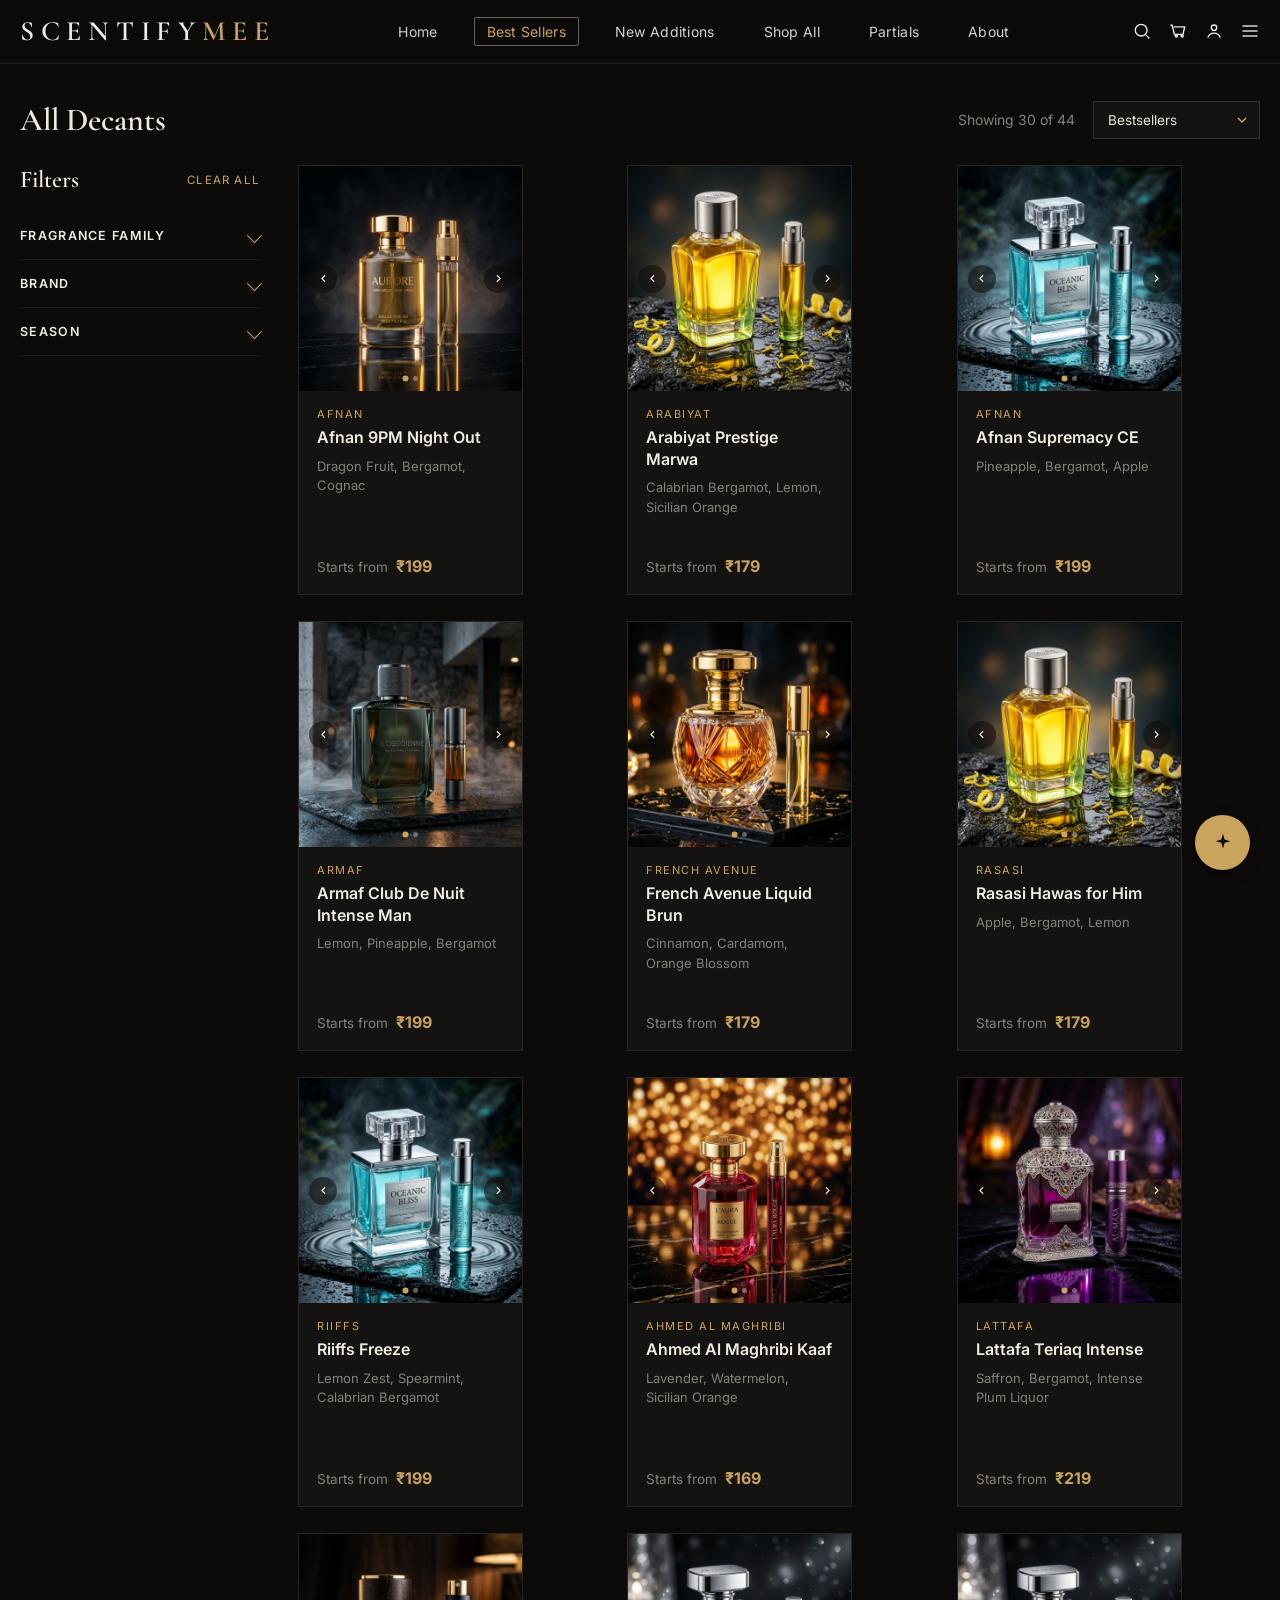
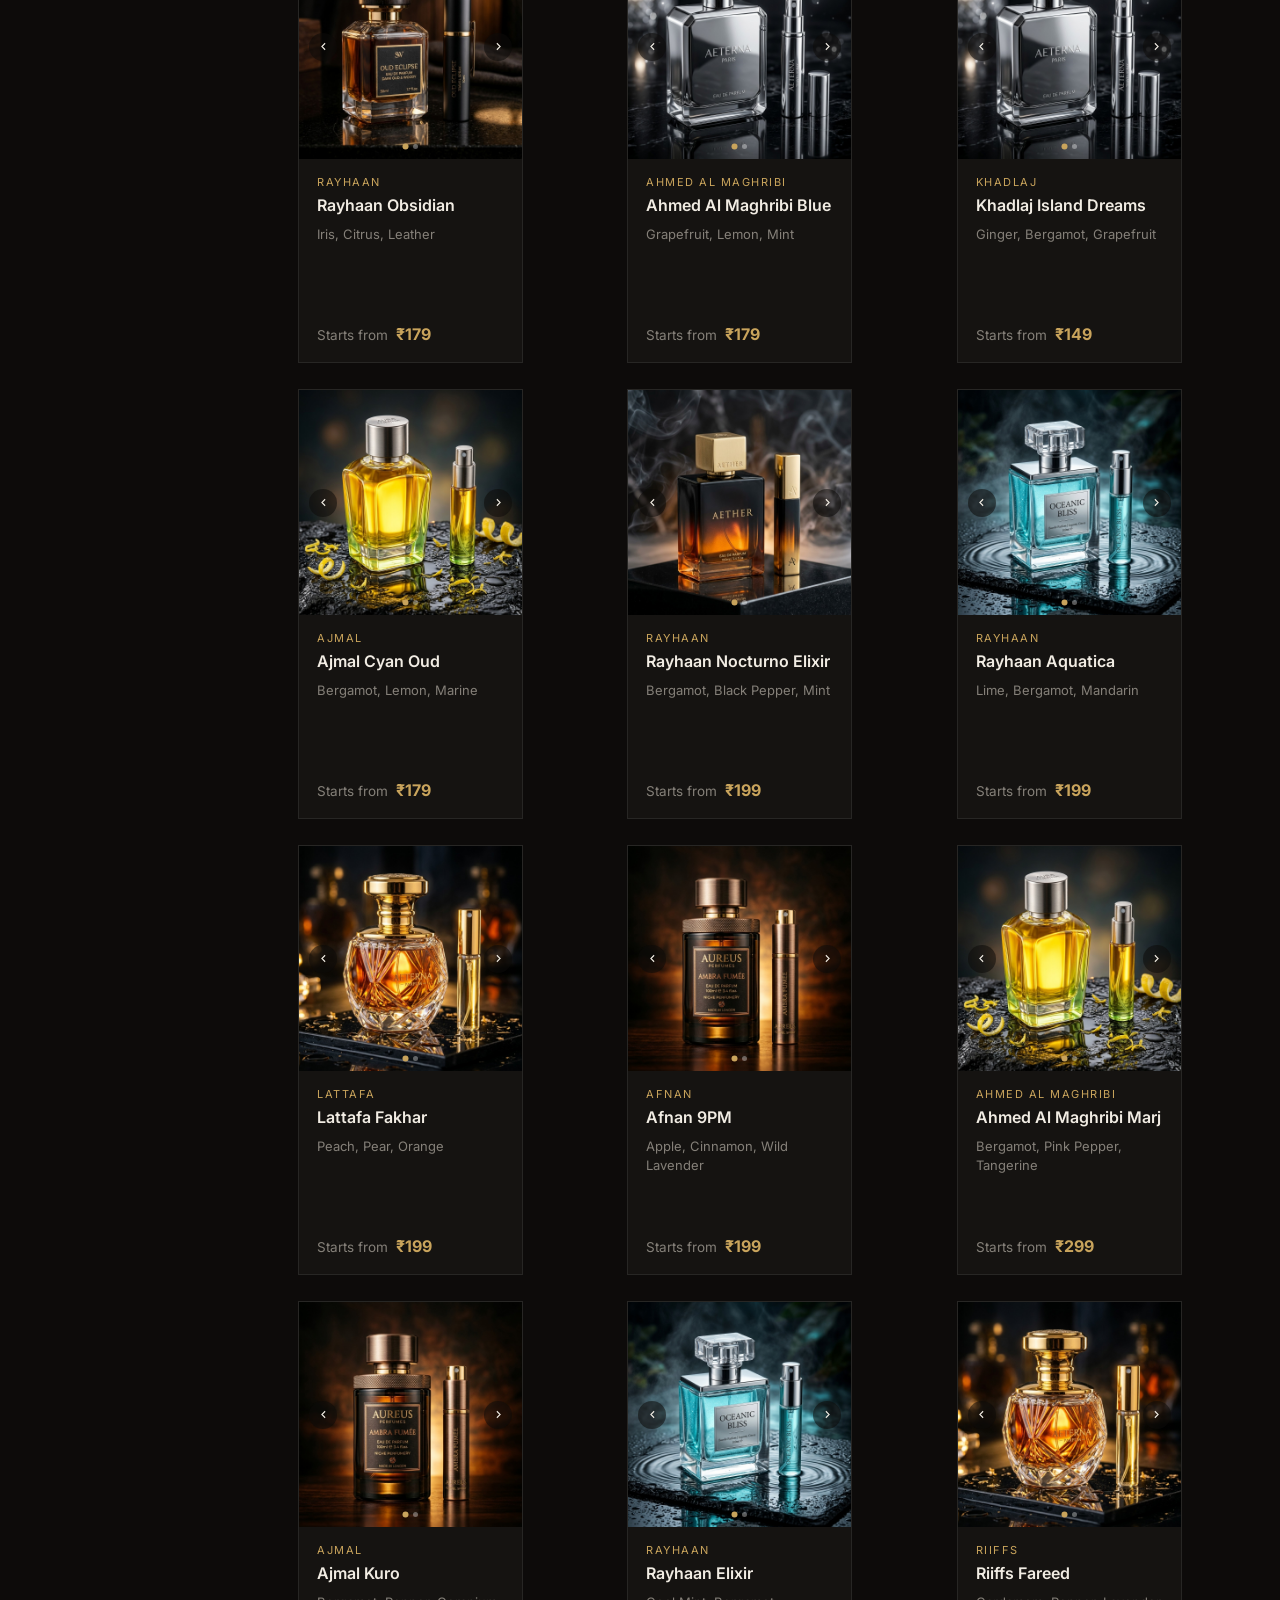
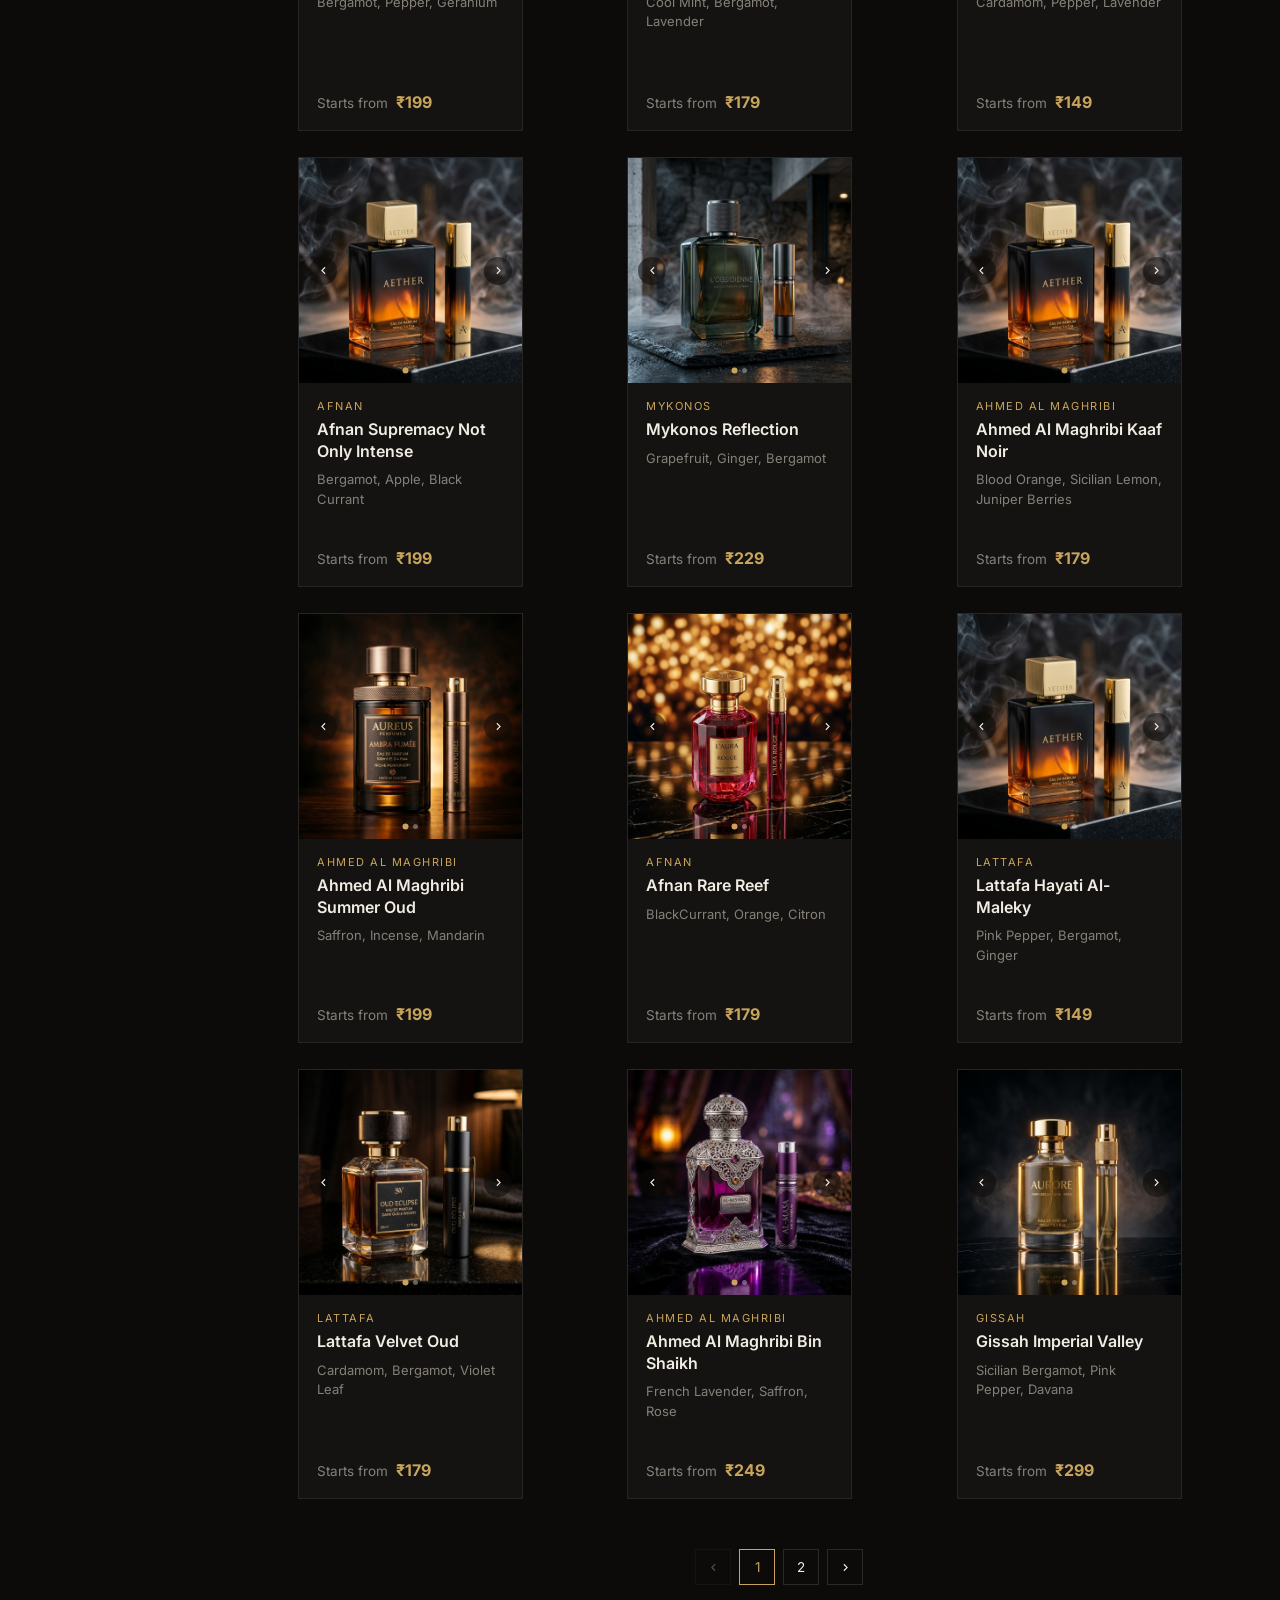
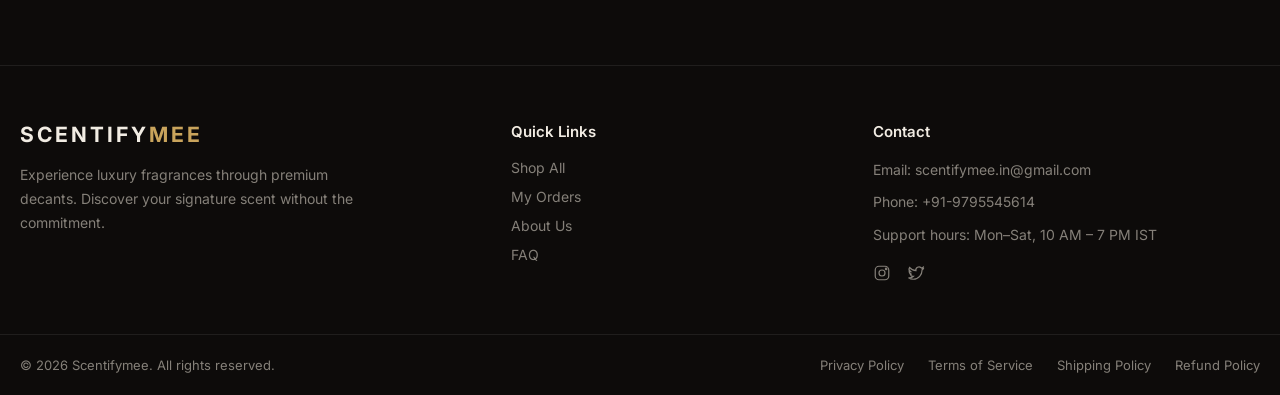
<file: bestsellers.html>
<!DOCTYPE html>
<html lang="en">
<head>
<meta charset="UTF-8">
<meta name="viewport" content="width=device-width, initial-scale=1.0">
<title>Best Sellers — All Decants | Scentifymee</title>

<link rel="preconnect" href="https://fonts.googleapis.com">
<link rel="preconnect" href="https://fonts.gstatic.com" crossorigin>
<link href="https://fonts.googleapis.com/css2?family=Cormorant+Garamond:ital,wght@0,400;0,500;0,600;1,500&family=Inter:wght@400;500;600;700&display=swap" rel="stylesheet">

<link rel="stylesheet" href="css/style.css">
<link rel="stylesheet" href="css/navbar.css">
</head>
<body>

<!-- ============ HEADER ============ -->
<header class="site-header">
  <div class="container header-inner">
    <a href="index.html" class="logo" aria-label="Scentifymee home">SCENTIFY<span class="logo-accent">MEE</span></a>

    <nav class="main-nav" id="mainNav" aria-label="Main navigation">
      <a href="index.html" data-route="home">Home</a>
      <a href="bestsellers.html" data-route="bestsellers" class="active">Best Sellers</a>
      <a href="new_additions.html" data-route="newAdditions">New Additions</a>
      <a href="all_products.html" data-route="shopAll">Shop All</a>
      <a href="partials.html" data-route="partials">Partials</a>
      <a href="about.html" data-route="about">About</a>
    </nav>

    <div class="header-icons">
      <button class="icon-btn" id="searchToggle" aria-label="Search">
        <svg viewBox="0 0 24 24" fill="none" stroke="currentColor" stroke-width="1.6"><circle cx="11" cy="11" r="7"/><line x1="21" y1="21" x2="16.65" y2="16.65"/></svg>
      </button>
      <a href="cart.html" class="icon-btn" aria-label="Cart">
        <svg viewBox="0 0 24 24" fill="none" stroke="currentColor" stroke-width="1.7">
          <path d="M3 5h2l2.4 10.1a1 1 0 0 0 1 .9h8.8a1 1 0 0 0 1-.8L20 7H7"></path>
          <circle cx="10" cy="18" r="1.3"></circle>
          <circle cx="17" cy="18" r="1.3"></circle>
        </svg>
        <span data-cart-count hidden>0</span>
      </a>
      <a href="account.html" class="icon-btn" aria-label="Account">
        <svg viewBox="0 0 24 24" fill="none" stroke="currentColor" stroke-width="1.6">
          <circle cx="12" cy="8" r="3.2"></circle>
          <path d="M4.5 20c1.4-3.6 4.4-5.5 7.5-5.5s6.1 1.9 7.5 5.5"></path>
        </svg>
      </a>
      <button class="icon-btn hamburger-btn" id="hamburgerBtn" aria-label="Menu">
        <svg viewBox="0 0 24 24" fill="none" stroke="currentColor" stroke-width="1.6"><line x1="3" y1="6" x2="21" y2="6"/><line x1="3" y1="12" x2="21" y2="12"/><line x1="3" y1="18" x2="21" y2="18"/></svg>
      </button>
    </div>
  </div>

  <!-- Search overlay -->
  <div class="search-panel" id="searchPanel">
    <div class="container search-panel-inner">
      <svg viewBox="0 0 24 24" fill="none" stroke="currentColor" stroke-width="1.6" class="search-panel-icon"><circle cx="11" cy="11" r="7"/><line x1="21" y1="21" x2="16.65" y2="16.65"/></svg>
      <input type="text" id="searchInput" placeholder="Search by name, brand or notes…" autocomplete="off">
      <button id="searchClose" aria-label="Close search">&times;</button>
    </div>
    <div class="search-results" id="searchResults"></div>
  </div>
</header>

<!-- ============ MOBILE NAV PANEL ============ -->
<div class="mobile-nav-overlay" id="mobileNavOverlay">
  <div class="mobile-nav-panel">
    <button class="mobile-nav-close" id="mobileNavClose" aria-label="Close menu">&times;</button>
    <a href="index.html">Home</a>
    <a href="bestsellers.html" class="active">Best Sellers</a>
    <a href="new_additions.html">New Additions</a>
    <a href="all_products.html">Shop All</a>
    <a href="partials.html">Partials</a>
    <a href="about.html">About</a>
    <a href="orders.html">My Orders</a>
    <a href="account.html">My Account</a>
    <a href="cart.html">Cart</a>
  </div>
</div>

<main>
  <div class="container page-head">
    <h1 class="page-title">All Decants</h1>
    <div class="page-head-right">
      <span class="results-count" id="resultsCount">Showing 30 of 44</span>
      <div class="select-wrap">
        <select id="sortSelect">
          <option value="bestsellers">Bestsellers</option>
          <option value="price-asc">Price: Low to High</option>
          <option value="price-desc">Price: High to Low</option>
          <option value="name-asc">Name: A to Z</option>
          <option value="name-desc">Name: Z to A</option>
          <option value="newest">Newest</option>
        </select>
      </div>
    </div>
  </div>

  <div class="container layout">
    <!-- ============ FILTER SIDEBAR (desktop) ============ -->
    <aside class="filters" id="filtersDesktop">
      <div class="filters-head">
        <h2>Filters</h2>
        <button class="clear-all-btn" data-clear-all>Clear All</button>
      </div>
      <div class="filter-groups" id="filterGroupsDesktop"></div>
    </aside>

    <!-- ============ MOBILE FILTERS TRIGGER ============ -->
    <button class="mobile-filters-btn" id="mobileFiltersBtn">
      <svg viewBox="0 0 24 24" fill="none" stroke="currentColor" stroke-width="1.6"><line x1="4" y1="6" x2="20" y2="6"/><line x1="7" y1="12" x2="17" y2="12"/><line x1="10" y1="18" x2="14" y2="18"/></svg>
      Filters
    </button>

    <!-- ============ PRODUCT GRID ============ -->
    <section class="product-grid-wrap">
      <div class="product-grid" id="productGrid"></div>

      <nav class="pagination" id="pagination" aria-label="Pagination"></nav>
    </section>
  </div>
</main>

<!-- ============ MOBILE FILTER DRAWER ============ -->
<div class="filter-drawer-overlay" id="filterDrawerOverlay">
  <div class="filter-drawer">
    <div class="filters-head">
      <h2>Filters</h2>
      <button class="drawer-close" id="filterDrawerClose" aria-label="Close filters">&times;</button>
    </div>
    <div class="filter-groups" id="filterGroupsMobile"></div>
    <div class="drawer-actions">
      <button class="clear-all-btn drawer-clear" data-clear-all>Clear All</button>
      <button class="btn btn-gold drawer-apply" id="applyFiltersBtn">Apply Filters</button>
    </div>
  </div>
</div>

<!-- ============ FOOTER ============ -->
<footer class="site-footer" id="about">
  <div class="container footer-top">
    <div class="footer-col">
      <div class="logo footer-logo">SCENTIFY<span class="logo-accent">MEE</span></div>
      <p class="footer-desc">Experience luxury fragrances through premium decants. Discover your signature scent without the commitment.</p>
    </div>
    <div class="footer-col">
      <h3>Quick Links</h3>
      <a href="all_products.html">Shop All</a>
      <a href="orders.html">My Orders</a>
      <a href="about.html">About Us</a>
      <a href="faq.html">FAQ</a>
    </div>
    <div class="footer-col">
      <h3>Contact</h3>
      <p class="footer-contact">Email: scentifymee.in@gmail.com</p>
      <p class="footer-contact">Phone: +91-9795545614</p>
      <p class="footer-contact">Support hours: Mon–Sat, 10 AM – 7 PM IST</p>
      <div class="social-icons">
        <a href="https://instagram.com/scentifymee" target="_blank" rel="noopener" aria-label="Instagram">
          <svg viewBox="0 0 24 24" fill="none" stroke="currentColor" stroke-width="1.6"><rect x="3" y="3" width="18" height="18" rx="5"/><circle cx="12" cy="12" r="4"/><circle cx="17.5" cy="6.5" r="1"/></svg>
        </a>
        <a href="https://twitter.com/scentifymee" target="_blank" rel="noopener" aria-label="Twitter">
          <svg viewBox="0 0 24 24" fill="none" stroke="currentColor" stroke-width="1.6"><path d="M22 5.9c-.7.3-1.5.5-2.3.6.8-.5 1.5-1.3 1.8-2.3-.8.5-1.7.8-2.6 1a4.1 4.1 0 0 0-7 3.7A11.6 11.6 0 0 1 3.4 4.6a4.1 4.1 0 0 0 1.3 5.5c-.6 0-1.3-.2-1.8-.5v.1c0 2 1.4 3.6 3.3 4a4.1 4.1 0 0 1-1.8.1c.5 1.6 2 2.8 3.8 2.8A8.3 8.3 0 0 1 2 18.4a11.6 11.6 0 0 0 6.3 1.9c7.5 0 11.7-6.3 11.7-11.7v-.5c.8-.6 1.5-1.3 2-2.1z"/></svg>
        </a>
      </div>
    </div>
  </div>

  <div class="footer-divider"></div>

  <div class="container footer-bottom">
    <p class="copyright">© 2026 Scentifymee. All rights reserved.</p>
    <div class="footer-legal">
      <a href="privacy-policy.html">Privacy Policy</a>
      <a href="terms.html">Terms of Service</a>
      <a href="shipping-policy.html">Shipping Policy</a>
      <a href="refund-policy.html">Refund Policy</a>
    </div>
  </div>
</footer>

<!-- ============ FLOATING BUTTON ============ -->
<button class="floating-btn" aria-label="Scroll to top" id="floatingBtn">
  <svg viewBox="0 0 24 24" fill="#0d0b0a"><path d="M12 2l1.8 6.2L20 10l-6.2 1.8L12 18l-1.8-6.2L4 10l6.2-1.8L12 2z"/></svg>
</button>

<script src="js/script.js"></script>
</body>
</html>
</file>
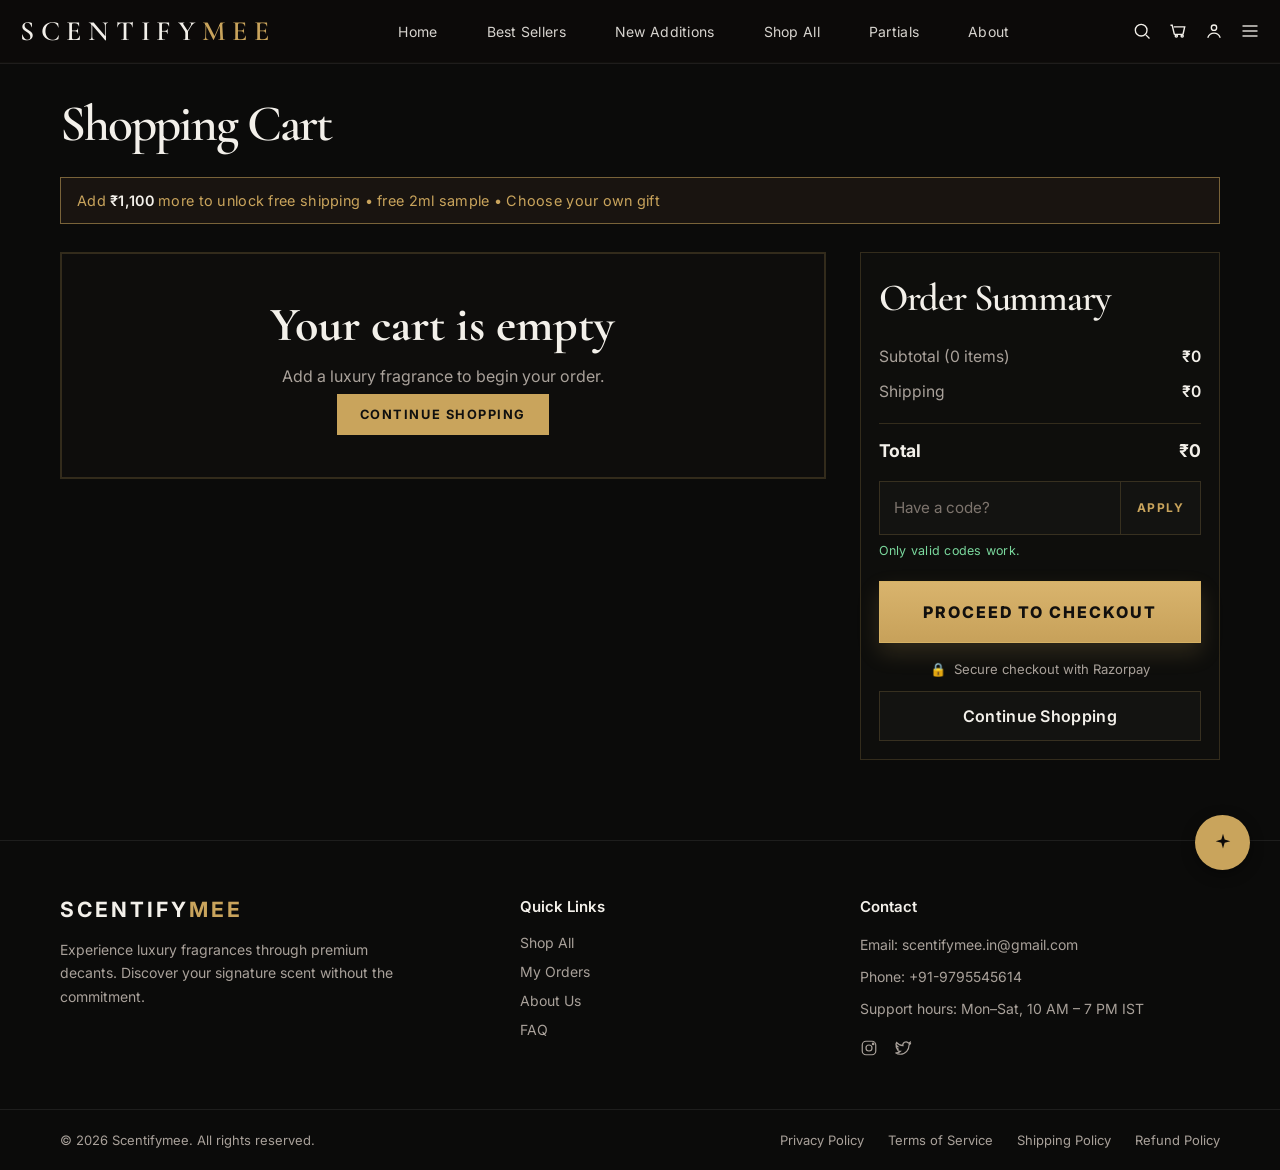
<file: cart.html>
<!DOCTYPE html>
<html lang="en">
  <head>
    <meta charset="UTF-8" />
    <meta name="viewport" content="width=device-width, initial-scale=1.0" />
    <title>Shopping Cart | Scentifymee</title>
    <link rel="preconnect" href="https://fonts.googleapis.com" />
    <link rel="preconnect" href="https://fonts.gstatic.com" crossorigin />
    <link href="https://fonts.googleapis.com/css2?family=Cormorant+Garamond:ital,wght@0,400;0,500;0,600;1,500&family=Inter:wght@400;500;600;700&display=swap" rel="stylesheet" />
    <link rel="stylesheet" href="css/style.css" />
    <link rel="stylesheet" href="css/cart.css" />
    <link rel="stylesheet" href="css/navbar.css" />
  </head>
  <body>
    <header class="site-header">
      <div class="container header-inner">
        <a href="index.html" class="logo" aria-label="Scentifymee home">SCENTIFY<span class="logo-accent">MEE</span></a>

        <nav class="main-nav" id="mainNav" aria-label="Main navigation">
          <a href="index.html" data-route="home">Home</a>
          <a href="bestsellers.html" data-route="bestsellers">Best Sellers</a>
          <a href="new_additions.html" data-route="newAdditions">New Additions</a>
          <a href="all_products.html" data-route="shopAll">Shop All</a>
          <a href="partials.html" data-route="partials">Partials</a>
          <a href="about.html" data-route="about">About</a>
        </nav>

        <div class="header-icons">
          <button class="icon-btn" id="searchToggle" aria-label="Search">
            <svg viewBox="0 0 24 24" fill="none" stroke="currentColor" stroke-width="1.6"><circle cx="11" cy="11" r="7"/><line x1="21" y1="21" x2="16.65" y2="16.65"/></svg>
          </button>
          <a href="cart.html" class="icon-btn" aria-label="Cart">
            <svg viewBox="0 0 24 24" fill="none" stroke="currentColor" stroke-width="1.7">
              <path d="M3 5h2l2.4 10.1a1 1 0 0 0 1 .9h8.8a1 1 0 0 0 1-.8L20 7H7"></path>
              <circle cx="10" cy="18" r="1.3"></circle>
              <circle cx="17" cy="18" r="1.3"></circle>
            </svg>
            <span data-cart-count hidden>0</span>
          </a>
          <a href="account.html" class="icon-btn" aria-label="Account">
            <svg viewBox="0 0 24 24" fill="none" stroke="currentColor" stroke-width="1.6">
              <circle cx="12" cy="8" r="3.2"></circle>
              <path d="M4.5 20c1.4-3.6 4.4-5.5 7.5-5.5s6.1 1.9 7.5 5.5"></path>
            </svg>
          </a>
          <button class="icon-btn hamburger-btn" id="hamburgerBtn" aria-label="Menu">
            <svg viewBox="0 0 24 24" fill="none" stroke="currentColor" stroke-width="1.6"><line x1="3" y1="6" x2="21" y2="6"/><line x1="3" y1="12" x2="21" y2="12"/><line x1="3" y1="18" x2="21" y2="18"/></svg>
          </button>
        </div>
      </div>

      <!-- Search overlay -->
      <div class="search-panel" id="searchPanel">
        <div class="container search-panel-inner">
          <svg viewBox="0 0 24 24" fill="none" stroke="currentColor" stroke-width="1.6" class="search-panel-icon"><circle cx="11" cy="11" r="7"/><line x1="21" y1="21" x2="16.65" y2="16.65"/></svg>
          <input type="text" id="searchInput" placeholder="Search by name, brand or notes…" autocomplete="off">
          <button id="searchClose" aria-label="Close search">&times;</button>
        </div>
        <div class="search-results" id="searchResults"></div>
      </div>
    </header>

    <!-- ============ MOBILE NAV PANEL ============ -->
    <div class="mobile-nav-overlay" id="mobileNavOverlay">
      <div class="mobile-nav-panel">
        <button class="mobile-nav-close" id="mobileNavClose" aria-label="Close menu">&times;</button>
        <a href="index.html">Home</a>
        <a href="bestsellers.html">Best Sellers</a>
        <a href="new_additions.html">New Additions</a>
        <a href="all_products.html">Shop All</a>
        <a href="partials.html">Partials</a>
        <a href="about.html">About</a>
        <a href="orders.html">My Orders</a>
        <a href="account.html">My Account</a>
        <a href="cart.html" class="active">Cart</a>
      </div>
    </div>

    <main class="cart-page">
      <div class="container">
        <h1 class="page-title">Shopping Cart</h1>

        <div class="cart-banner">
          <span>Add <strong>₹1,100</strong> more to unlock free shipping • free 2ml sample • Choose your own gift</span>
        </div>

        <div class="cart-layout">
          <section>
            <div id="cartList" class="cart-list" aria-live="polite"></div>
          </section>

          <aside class="summary-card">
            <h2 class="summary-title">Order Summary</h2>
            <div id="summaryBody"></div>
            <div class="coupon-box">
              <input type="text" placeholder="Have a code?" aria-label="Coupon code" />
              <button type="button">Apply</button>
            </div>
            <div id="couponMessage" class="coupon-message" aria-live="polite">Only valid codes work.</div>
            <a href="checkout.html" class="primary-btn">Proceed to Checkout</a>
            <div class="secure-row"><span class="lock">🔒</span> Secure checkout with Razorpay</div>
            <a href="all_products.html" class="secondary-btn">Continue Shopping</a>
          </aside>
        </div>
      </div>
    </main>
<!-- ============ FOOTER ============ -->
<footer class="site-footer" id="about">
  <div class="container footer-top">
    <div class="footer-col">
      <div class="logo footer-logo">SCENTIFY<span class="logo-accent">MEE</span></div>
      <p class="footer-desc">Experience luxury fragrances through premium decants. Discover your signature scent without the commitment.</p>
    </div>
    <div class="footer-col">
      <h3>Quick Links</h3>
      <a href="all_products.html">Shop All</a>
      <a href="orders.html">My Orders</a>
      <a href="about.html">About Us</a>
      <a href="faq.html">FAQ</a>
    </div>
    <div class="footer-col">
      <h3>Contact</h3>
      <p class="footer-contact">Email: scentifymee.in@gmail.com</p>
      <p class="footer-contact">Phone: +91-9795545614</p>
      <p class="footer-contact">Support hours: Mon–Sat, 10 AM – 7 PM IST</p>
      <div class="social-icons">
        <a href="https://instagram.com/scentifymee" target="_blank" rel="noopener" aria-label="Instagram">
          <svg viewBox="0 0 24 24" fill="none" stroke="currentColor" stroke-width="1.6"><rect x="3" y="3" width="18" height="18" rx="5"/><circle cx="12" cy="12" r="4"/><circle cx="17.5" cy="6.5" r="1"/></svg>
        </a>
        <a href="https://twitter.com/scentifymee" target="_blank" rel="noopener" aria-label="Twitter">
          <svg viewBox="0 0 24 24" fill="none" stroke="currentColor" stroke-width="1.6"><path d="M22 5.9c-.7.3-1.5.5-2.3.6.8-.5 1.5-1.3 1.8-2.3-.8.5-1.7.8-2.6 1a4.1 4.1 0 0 0-7 3.7A11.6 11.6 0 0 1 3.4 4.6a4.1 4.1 0 0 0 1.3 5.5c-.6 0-1.3-.2-1.8-.5v.1c0 2 1.4 3.6 3.3 4a4.1 4.1 0 0 1-1.8.1c.5 1.6 2 2.8 3.8 2.8A8.3 8.3 0 0 1 2 18.4a11.6 11.6 0 0 0 6.3 1.9c7.5 0 11.7-6.3 11.7-11.7v-.5c.8-.6 1.5-1.3 2-2.1z"/></svg>
        </a>
      </div>
    </div>
  </div>

  <div class="footer-divider"></div>

  <div class="container footer-bottom">
    <p class="copyright">© 2026 Scentifymee. All rights reserved.</p>
    <div class="footer-legal">
      <a href="#privacy">Privacy Policy</a>
      <a href="#terms">Terms of Service</a>
      <a href="#shipping">Shipping Policy</a>
      <a href="#refund">Refund Policy</a>
    </div>
  </div>
</footer>

<!-- ============ FLOATING BUTTON ============ -->
<button class="floating-btn" aria-label="Scroll to top" id="floatingBtn">
  <svg viewBox="0 0 24 24" fill="#0d0b0a"><path d="M12 2l1.8 6.2L20 10l-6.2 1.8L12 18l-1.8-6.2L4 10l6.2-1.8L12 2z"/></svg>
</button>

<script src="js/script.js"></script>
<script src="js/cart.js"></script>
</body>
</html>
</file>
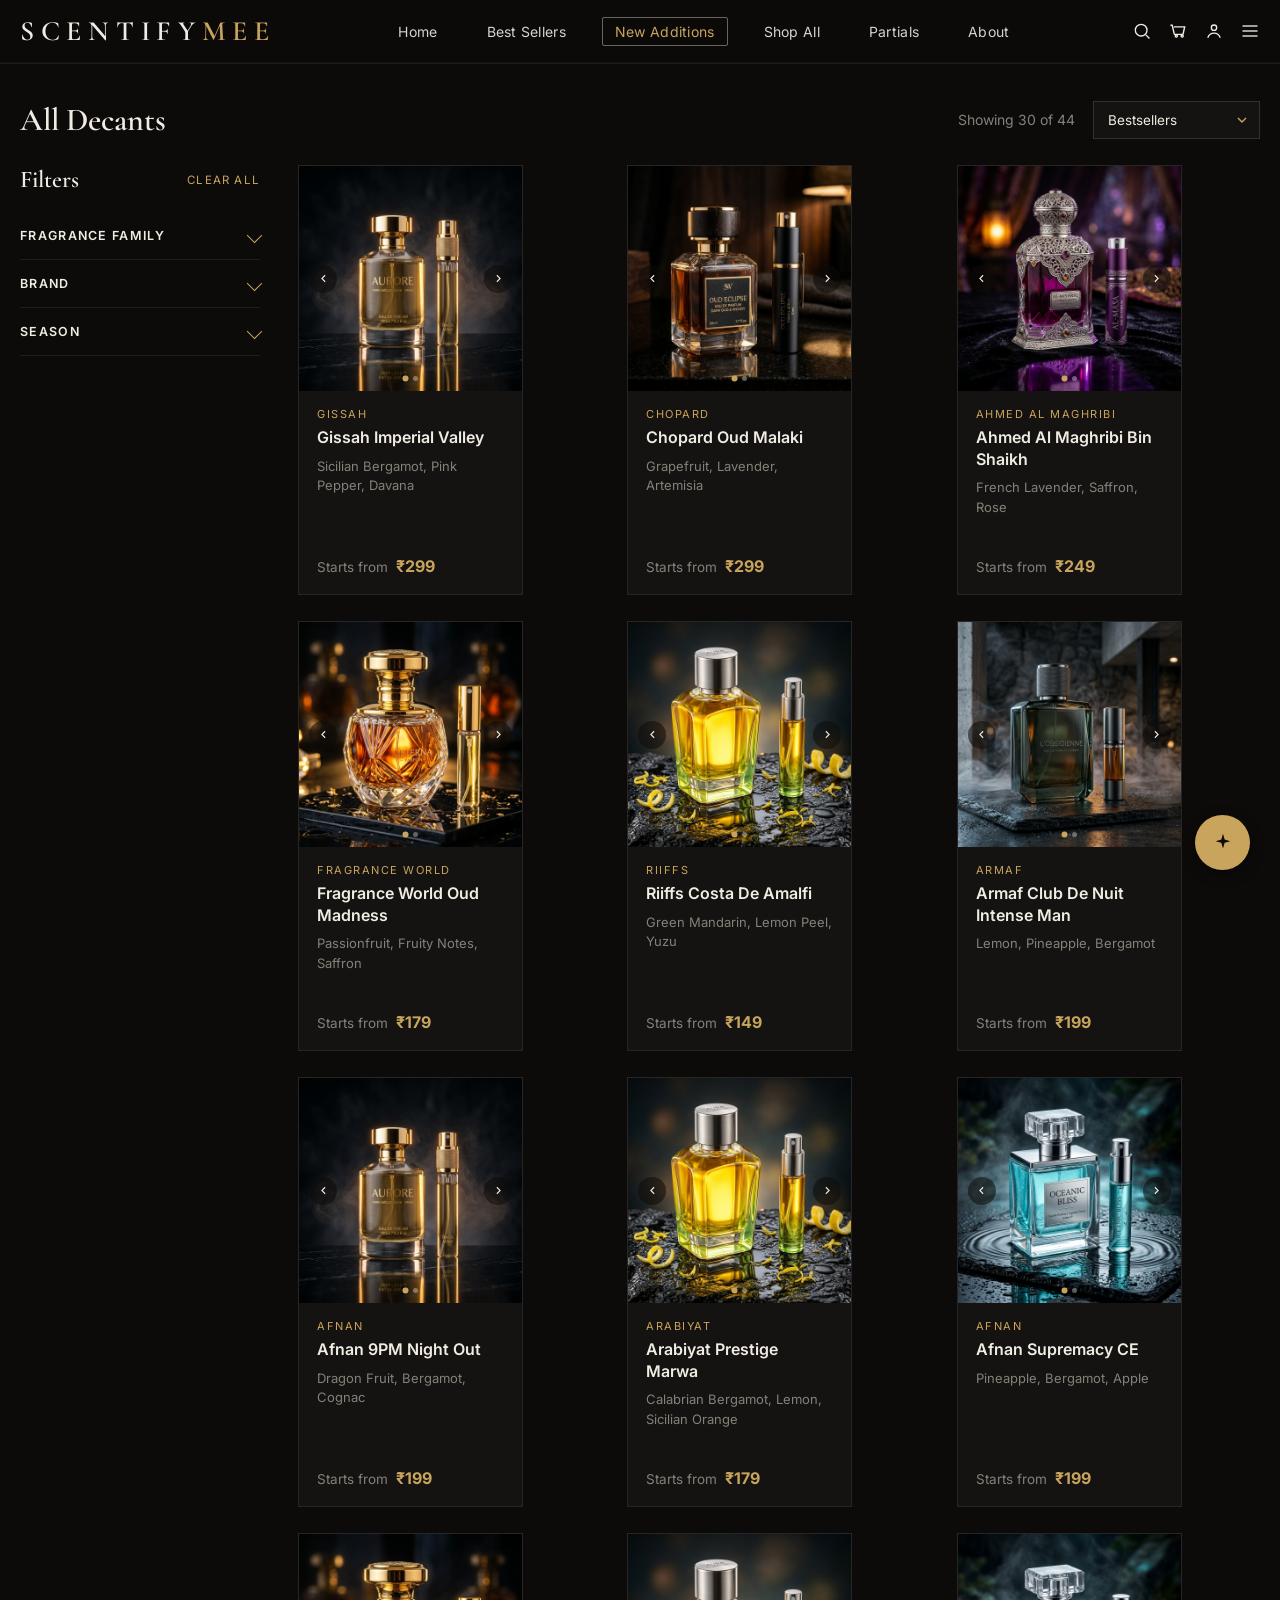
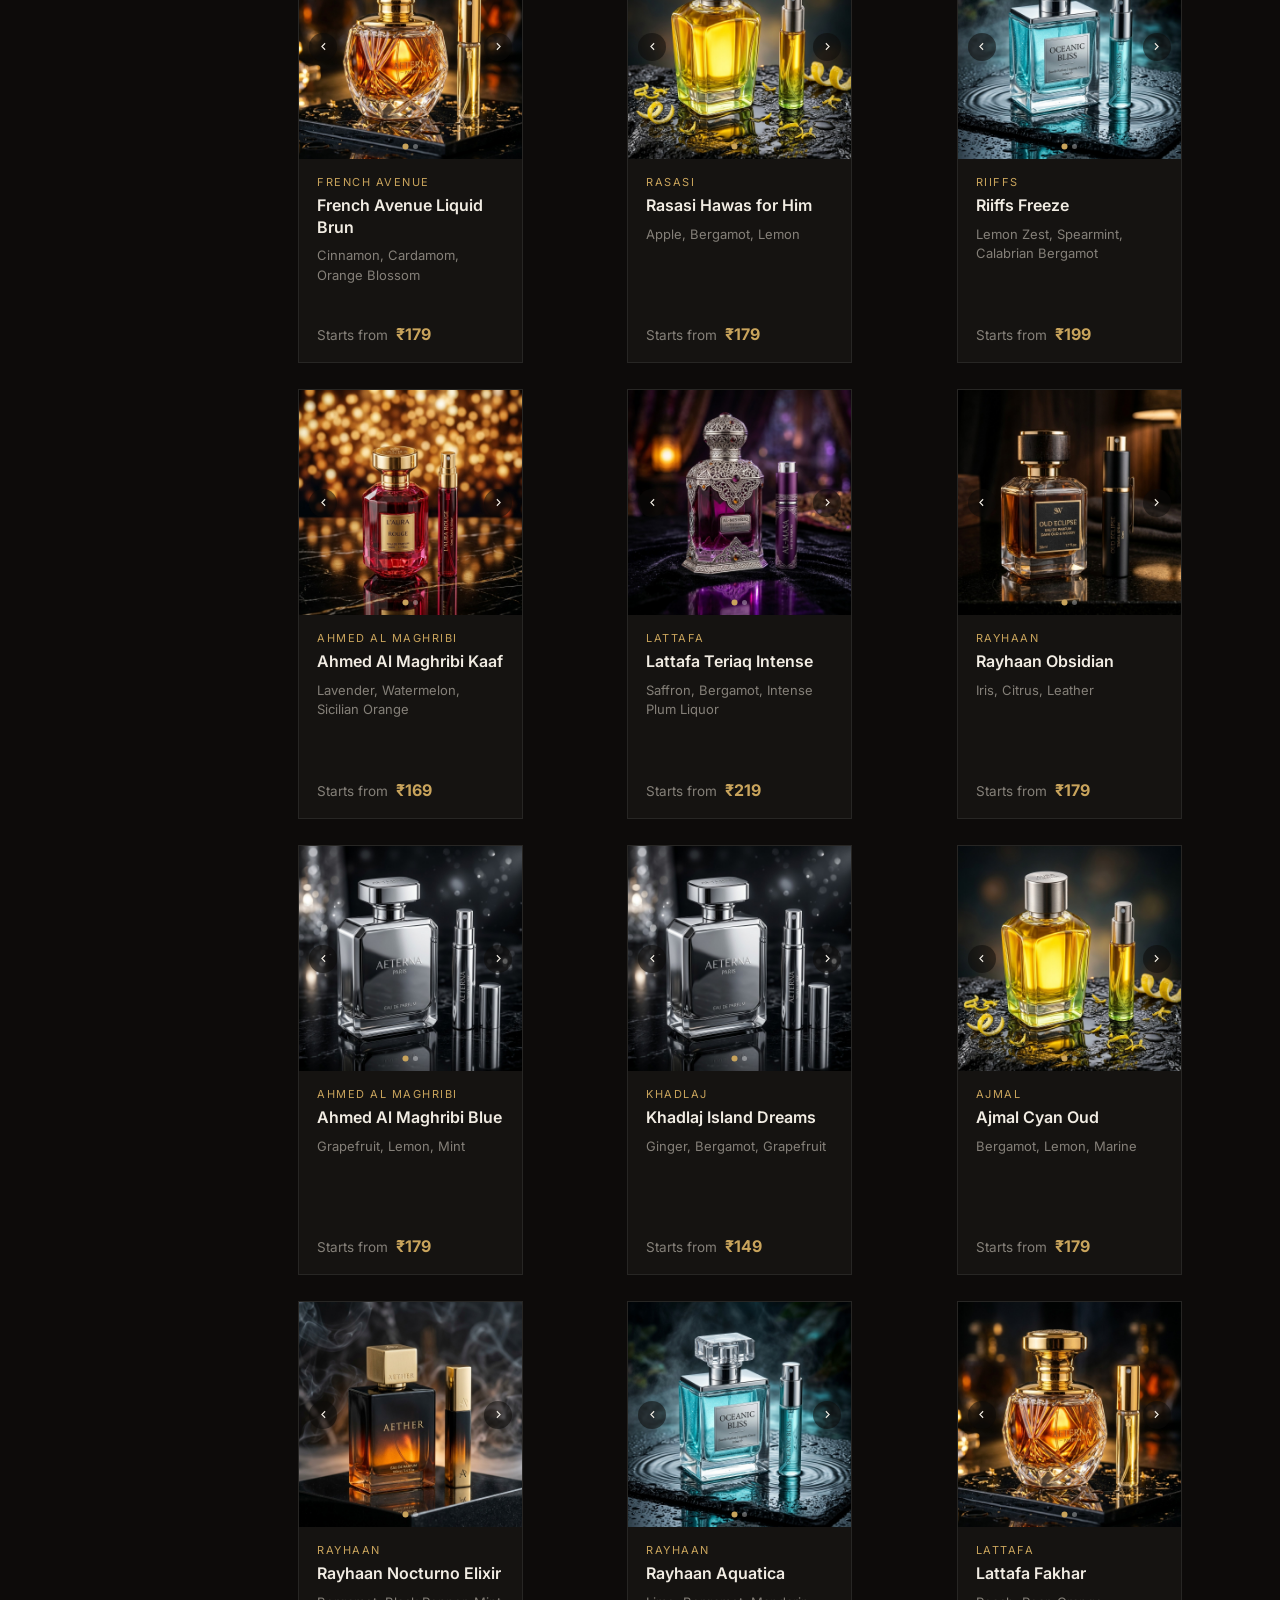
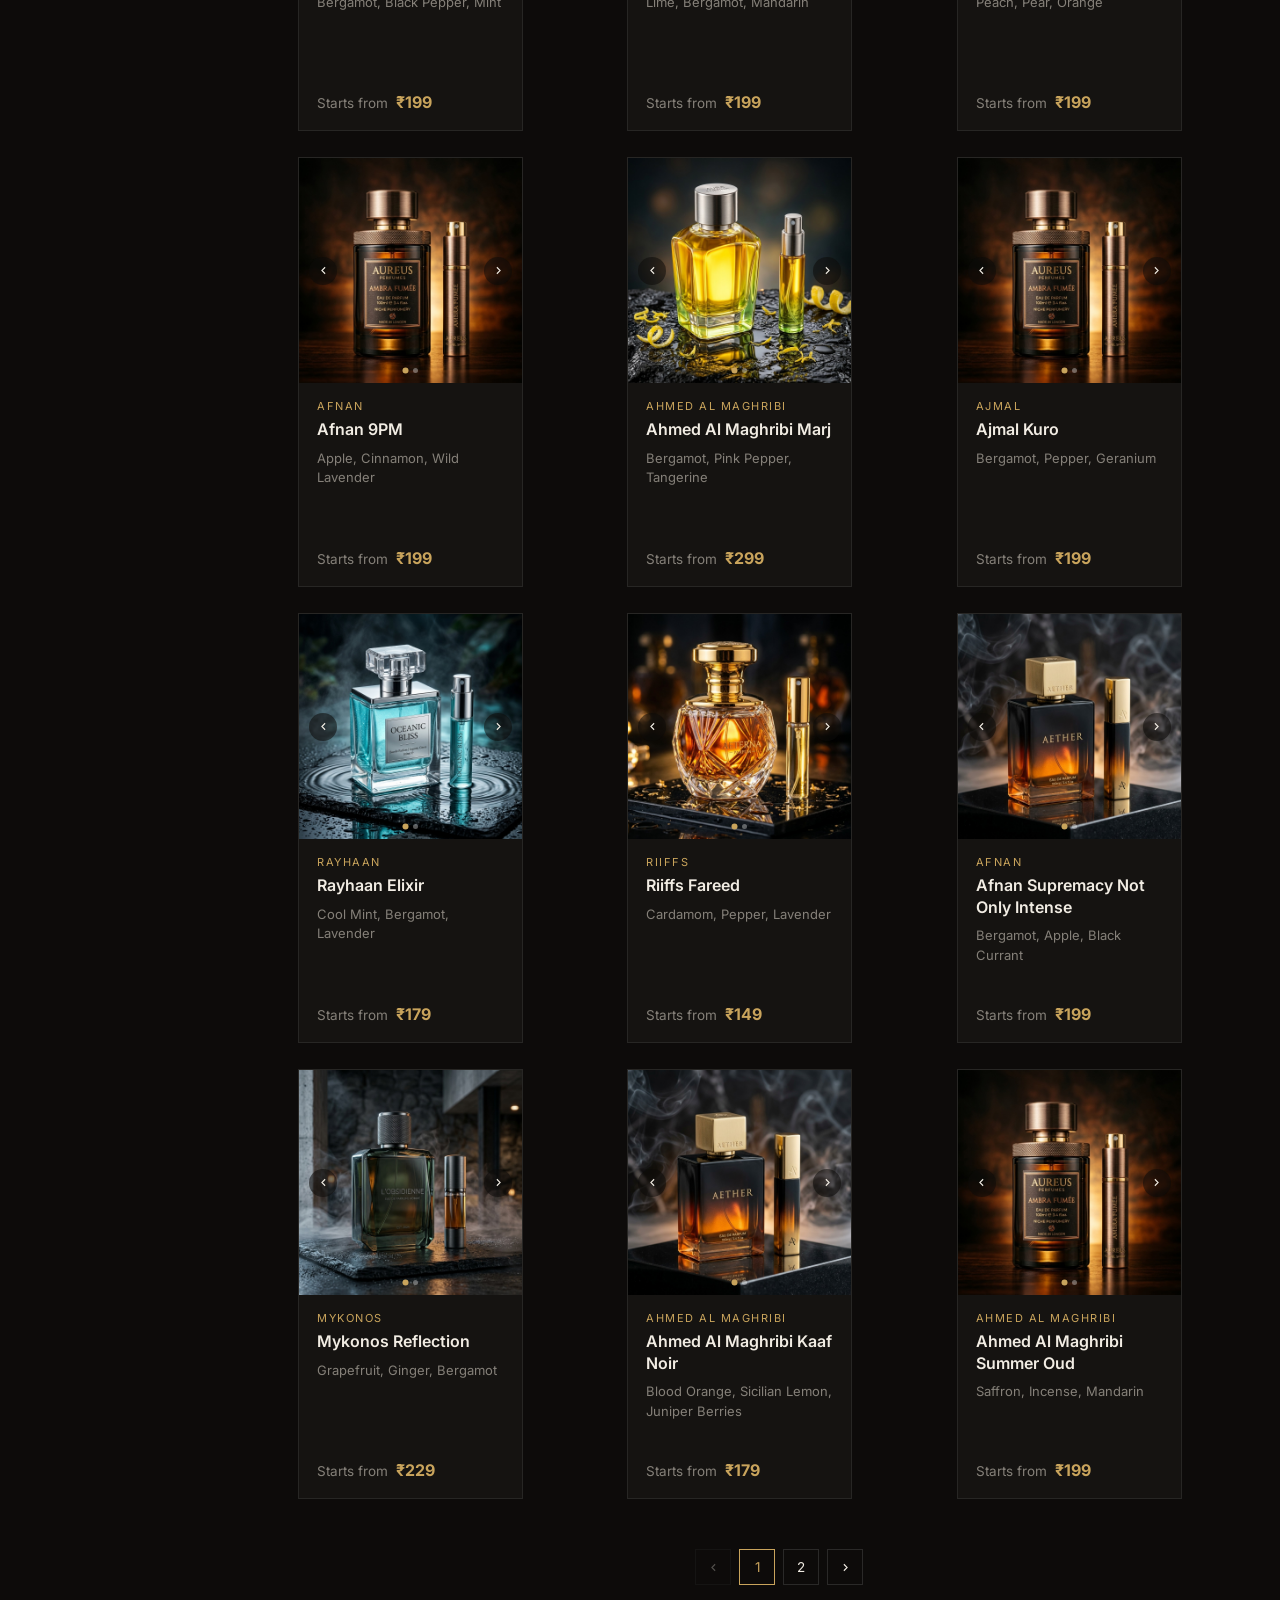
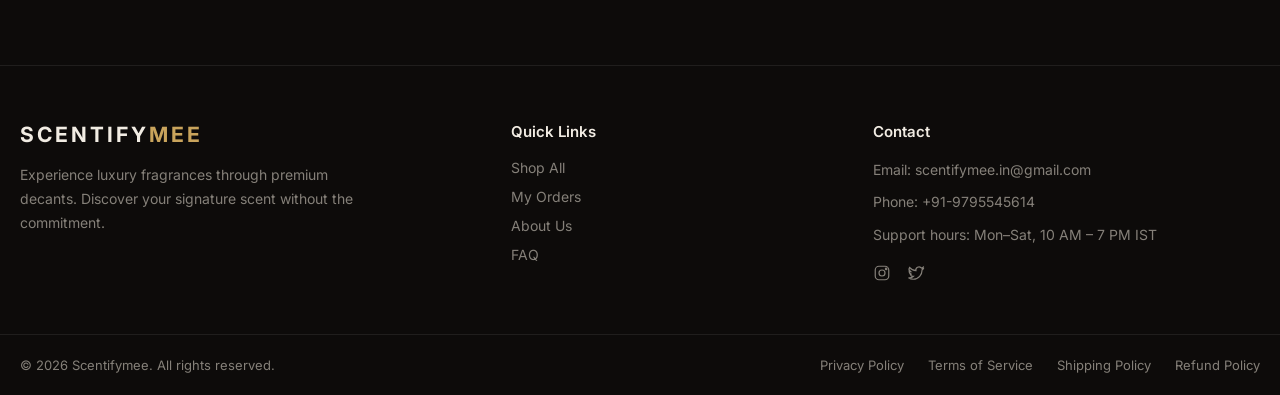
<file: new_additions.html>
<!DOCTYPE html>
<html lang="en">
<head>
<meta charset="UTF-8">
<meta name="viewport" content="width=device-width, initial-scale=1.0">
<title>Best Sellers — All Decants | Scentifymee</title>

<link rel="preconnect" href="https://fonts.googleapis.com">
<link rel="preconnect" href="https://fonts.gstatic.com" crossorigin>
<link href="https://fonts.googleapis.com/css2?family=Cormorant+Garamond:ital,wght@0,400;0,500;0,600;1,500&family=Inter:wght@400;500;600;700&display=swap" rel="stylesheet">

<link rel="stylesheet" href="css/style.css">
<link rel="stylesheet" href="css/navbar.css">
</head>
<body>

<!-- ============ HEADER ============ -->
<header class="site-header">
  <div class="container header-inner">
    <a href="index.html" class="logo" aria-label="Scentifymee home">SCENTIFY<span class="logo-accent">MEE</span></a>

    <nav class="main-nav" id="mainNav" aria-label="Main navigation">
      <a href="index.html" data-route="home">Home</a>
      <a href="bestsellers.html" data-route="bestsellers">Best Sellers</a>
      <a href="new_additions.html" data-route="newAdditions" class="active">New Additions</a>
      <a href="all_products.html" data-route="shopAll">Shop All</a>
      <a href="partials.html" data-route="partials">Partials</a>
      <a href="about.html" data-route="about">About</a>
    </nav>

    <div class="header-icons">
      <button class="icon-btn" id="searchToggle" aria-label="Search">
        <svg viewBox="0 0 24 24" fill="none" stroke="currentColor" stroke-width="1.6"><circle cx="11" cy="11" r="7"/><line x1="21" y1="21" x2="16.65" y2="16.65"/></svg>
      </button>
      <a href="cart.html" class="icon-btn" aria-label="Cart">
        <svg viewBox="0 0 24 24" fill="none" stroke="currentColor" stroke-width="1.7">
          <path d="M3 5h2l2.4 10.1a1 1 0 0 0 1 .9h8.8a1 1 0 0 0 1-.8L20 7H7"></path>
          <circle cx="10" cy="18" r="1.3"></circle>
          <circle cx="17" cy="18" r="1.3"></circle>
        </svg>
        <span data-cart-count hidden>0</span>
      </a>
      <a href="account.html" class="icon-btn" aria-label="Account">
        <svg viewBox="0 0 24 24" fill="none" stroke="currentColor" stroke-width="1.6">
          <circle cx="12" cy="8" r="3.2"></circle>
          <path d="M4.5 20c1.4-3.6 4.4-5.5 7.5-5.5s6.1 1.9 7.5 5.5"></path>
        </svg>
      </a>
      <button class="icon-btn hamburger-btn" id="hamburgerBtn" aria-label="Menu">
        <svg viewBox="0 0 24 24" fill="none" stroke="currentColor" stroke-width="1.6"><line x1="3" y1="6" x2="21" y2="6"/><line x1="3" y1="12" x2="21" y2="12"/><line x1="3" y1="18" x2="21" y2="18"/></svg>
      </button>
    </div>
  </div>

  <!-- Search overlay -->
  <div class="search-panel" id="searchPanel">
    <div class="container search-panel-inner">
      <svg viewBox="0 0 24 24" fill="none" stroke="currentColor" stroke-width="1.6" class="search-panel-icon"><circle cx="11" cy="11" r="7"/><line x1="21" y1="21" x2="16.65" y2="16.65"/></svg>
      <input type="text" id="searchInput" placeholder="Search by name, brand or notes…" autocomplete="off">
      <button id="searchClose" aria-label="Close search">&times;</button>
    </div>
    <div class="search-results" id="searchResults"></div>
  </div>
</header>

<!-- ============ MOBILE NAV PANEL ============ -->
<div class="mobile-nav-overlay" id="mobileNavOverlay">
  <div class="mobile-nav-panel">
    <button class="mobile-nav-close" id="mobileNavClose" aria-label="Close menu">&times;</button>
    <a href="index.html">Home</a>
    <a href="bestsellers.html">Best Sellers</a>
    <a href="new_additions.html" class="active">New Additions</a>
    <a href="all_products.html">Shop All</a>
    <a href="partials.html">Partials</a>
    <a href="about.html">About</a>
    <a href="orders.html">My Orders</a>
    <a href="account.html">My Account</a>
    <a href="cart.html">Cart</a>
  </div>
</div>

<main>
  <div class="container page-head">
    <h1 class="page-title">All Decants</h1>
    <div class="page-head-right">
      <span class="results-count" id="resultsCount">Showing 30 of 44</span>
      <div class="select-wrap">
        <select id="sortSelect">
          <option value="bestsellers">Bestsellers</option>
          <option value="price-asc">Price: Low to High</option>
          <option value="price-desc">Price: High to Low</option>
          <option value="name-asc">Name: A to Z</option>
          <option value="name-desc">Name: Z to A</option>
          <option value="newest">Newest</option>
        </select>
      </div>
    </div>
  </div>

  <div class="container layout">
    <!-- ============ FILTER SIDEBAR (desktop) ============ -->
    <aside class="filters" id="filtersDesktop">
      <div class="filters-head">
        <h2>Filters</h2>
        <button class="clear-all-btn" data-clear-all>Clear All</button>
      </div>
      <div class="filter-groups" id="filterGroupsDesktop"></div>
    </aside>

    <!-- ============ MOBILE FILTERS TRIGGER ============ -->
    <button class="mobile-filters-btn" id="mobileFiltersBtn">
      <svg viewBox="0 0 24 24" fill="none" stroke="currentColor" stroke-width="1.6"><line x1="4" y1="6" x2="20" y2="6"/><line x1="7" y1="12" x2="17" y2="12"/><line x1="10" y1="18" x2="14" y2="18"/></svg>
      Filters
    </button>

    <!-- ============ PRODUCT GRID ============ -->
    <section class="product-grid-wrap">
      <div class="product-grid" id="productGrid"></div>

      <nav class="pagination" id="pagination" aria-label="Pagination"></nav>
    </section>
  </div>
</main>

<!-- ============ MOBILE FILTER DRAWER ============ -->
<div class="filter-drawer-overlay" id="filterDrawerOverlay">
  <div class="filter-drawer">
    <div class="filters-head">
      <h2>Filters</h2>
      <button class="drawer-close" id="filterDrawerClose" aria-label="Close filters">&times;</button>
    </div>
    <div class="filter-groups" id="filterGroupsMobile"></div>
    <div class="drawer-actions">
      <button class="clear-all-btn drawer-clear" data-clear-all>Clear All</button>
      <button class="btn btn-gold drawer-apply" id="applyFiltersBtn">Apply Filters</button>
    </div>
  </div>
</div>

<!-- ============ FOOTER ============ -->
<footer class="site-footer" id="about">
  <div class="container footer-top">
    <div class="footer-col">
      <div class="logo footer-logo">SCENTIFY<span class="logo-accent">MEE</span></div>
      <p class="footer-desc">Experience luxury fragrances through premium decants. Discover your signature scent without the commitment.</p>
    </div>
    <div class="footer-col">
      <h3>Quick Links</h3>
      <a href="all_products.html">Shop All</a>
      <a href="orders.html">My Orders</a>
      <a href="about.html">About Us</a>
      <a href="faq.html">FAQ</a>
    </div>
    <div class="footer-col">
      <h3>Contact</h3>
      <p class="footer-contact">Email: scentifymee.in@gmail.com</p>
      <p class="footer-contact">Phone: +91-9795545614</p>
      <p class="footer-contact">Support hours: Mon–Sat, 10 AM – 7 PM IST</p>
      <div class="social-icons">
        <a href="https://instagram.com/scentifymee" target="_blank" rel="noopener" aria-label="Instagram">
          <svg viewBox="0 0 24 24" fill="none" stroke="currentColor" stroke-width="1.6"><rect x="3" y="3" width="18" height="18" rx="5"/><circle cx="12" cy="12" r="4"/><circle cx="17.5" cy="6.5" r="1"/></svg>
        </a>
        <a href="https://twitter.com/scentifymee" target="_blank" rel="noopener" aria-label="Twitter">
          <svg viewBox="0 0 24 24" fill="none" stroke="currentColor" stroke-width="1.6"><path d="M22 5.9c-.7.3-1.5.5-2.3.6.8-.5 1.5-1.3 1.8-2.3-.8.5-1.7.8-2.6 1a4.1 4.1 0 0 0-7 3.7A11.6 11.6 0 0 1 3.4 4.6a4.1 4.1 0 0 0 1.3 5.5c-.6 0-1.3-.2-1.8-.5v.1c0 2 1.4 3.6 3.3 4a4.1 4.1 0 0 1-1.8.1c.5 1.6 2 2.8 3.8 2.8A8.3 8.3 0 0 1 2 18.4a11.6 11.6 0 0 0 6.3 1.9c7.5 0 11.7-6.3 11.7-11.7v-.5c.8-.6 1.5-1.3 2-2.1z"/></svg>
        </a>
      </div>
    </div>
  </div>

  <div class="footer-divider"></div>

  <div class="container footer-bottom">
    <p class="copyright">© 2026 Scentifymee. All rights reserved.</p>
    <div class="footer-legal">
      <a href="privacy-policy.html">Privacy Policy</a>
      <a href="terms.html">Terms of Service</a>
      <a href="shipping-policy.html">Shipping Policy</a>
      <a href="refund-policy.html">Refund Policy</a>
    </div>
  </div>
</footer>

<!-- ============ FLOATING BUTTON ============ -->
<button class="floating-btn" aria-label="Scroll to top" id="floatingBtn">
  <svg viewBox="0 0 24 24" fill="#0d0b0a"><path d="M12 2l1.8 6.2L20 10l-6.2 1.8L12 18l-1.8-6.2L4 10l6.2-1.8L12 2z"/></svg>
</button>

<script src="js/script.js"></script>
</body>
</html>
</file>
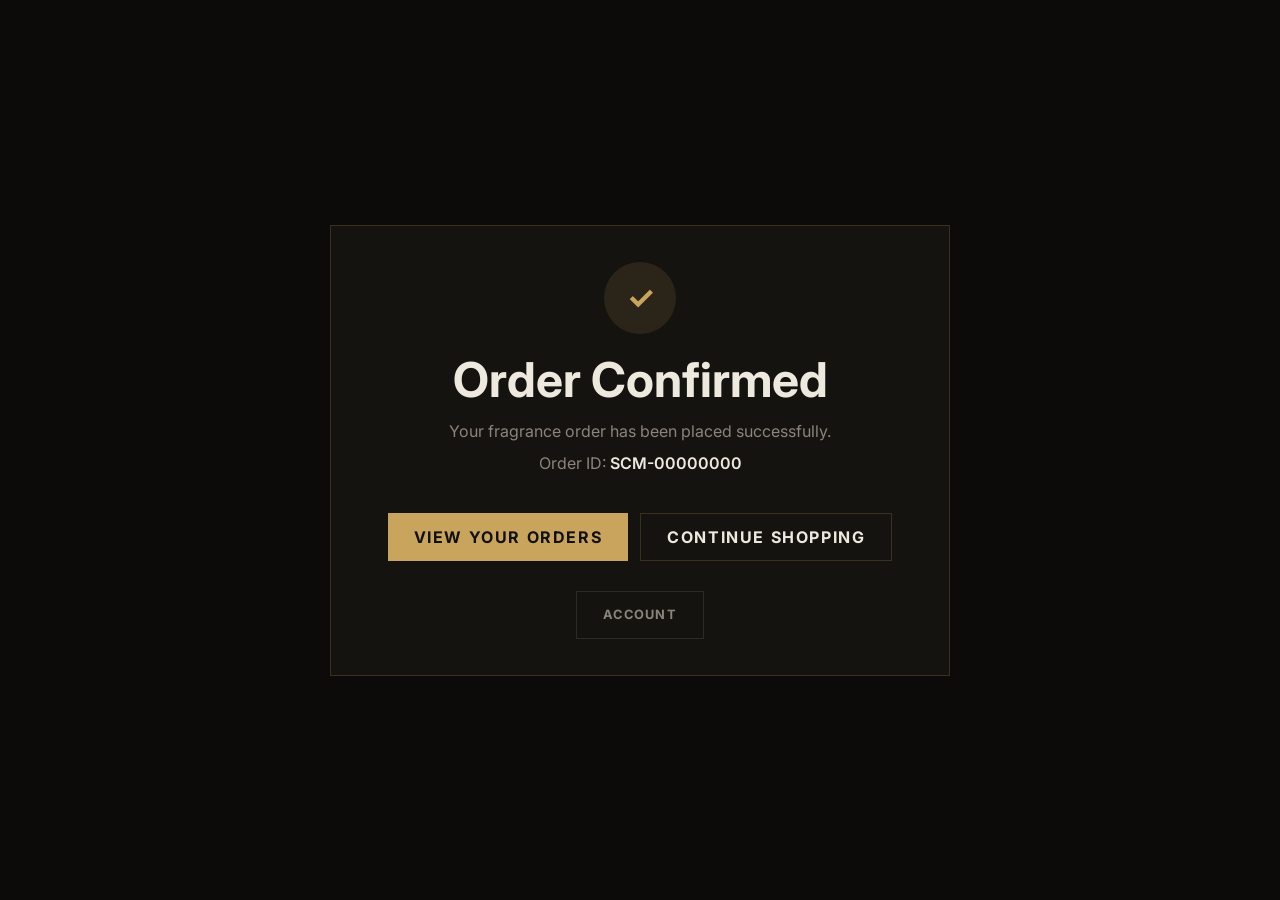
<file: order-success.html>
<!DOCTYPE html>
<html lang="en">
  <head>
    <meta charset="UTF-8" />
    <meta name="viewport" content="width=device-width, initial-scale=1.0" />
    <title>Order Confirmed | Scentifymee</title>
    <link rel="preconnect" href="https://fonts.googleapis.com" />
    <link rel="preconnect" href="https://fonts.gstatic.com" crossorigin />
    <link href="https://fonts.googleapis.com/css2?family=Cormorant+Garamond:ital,wght@0,400;0,500;0,600;1,500&family=Inter:wght@400;500;600;700&display=swap" rel="stylesheet" />
    <style>
      :root {
        --bg: #0d0b0a;
        --panel: #151310;
        --text: #eee9df;
        --muted: #8a847b;
        --gold: #c9a45c;
        --border: rgba(201, 164, 92, 0.2);
      }
      * { box-sizing: border-box; }
      body {
        margin: 0;
        min-height: 100vh;
        display: grid;
        place-items: center;
        background: var(--bg);
        color: var(--text);
        font-family: "Inter", sans-serif;
      }
      .card {
        width: min(620px, calc(100% - 32px));
        background: var(--panel);
        border: 1px solid var(--border);
        padding: 36px 28px;
        text-align: center;
      }
      .icon {
        width: 72px;
        height: 72px;
        border-radius: 50%;
        display: grid;
        place-items: center;
        margin: 0 auto 16px;
        background: rgba(201, 164, 92, 0.12);
        color: var(--gold);
        font-size: 2rem;
        font-weight: 700;
      }
      h1 {
        margin: 0 0 12px;
        font-size: clamp(2.2rem, 4vw, 3rem);
      }
      p { color: var(--muted); margin: 0 0 12px; }
      .order-id {
        color: var(--text);
        font-weight: 600;
      }
      .btn {
        display: inline-flex;
        align-items: center;
        justify-content: center;
        min-height: 48px;
        padding: 0 26px;
        margin-top: 18px;
        background: var(--gold);
        color: #10100f;
        font-weight: 700;
        text-decoration: none;
        letter-spacing: 0.1em;
        text-transform: uppercase;
      }
    </style>
  </head>
  <body>
    <div class="card">
      <div class="icon">✓</div>
      <h1>Order Confirmed</h1>
      <p>Your fragrance order has been placed successfully.</p>
      <p>Order ID: <span class="order-id" id="orderId">SCM-00000000</span></p>
      <p id="paymentMsg" style="display: none; font-size: 0.88rem; color: #79d39b; margin-top: 6px;">
        Payment Reference: <strong id="paymentRef" style="color: var(--text);"></strong> (<span id="paymentMethodName">Online Payment</span>)
      </p>
      <p id="accountMsg" style="display: none; font-size: 0.88rem; color: var(--gold-light); margin-top: 10px;">
        Associated with your account: <strong id="accountEmail" style="color: var(--text);"></strong>
      </p>
      <div style="display: flex; gap: 12px; justify-content: center; flex-wrap: wrap; margin-top: 22px;">
        <a class="btn" href="orders.html" id="viewOrdersBtn" style="background: var(--gold); color: #10100f;">View Your Orders</a>
        <a class="btn" href="all_products.html" style="background: transparent; color: var(--text); border: 1px solid var(--border);">Continue Shopping</a>
        <a class="btn" href="account.html" id="viewAccountBtn" style="background: transparent; color: var(--muted); border: 1px solid rgba(255, 255, 255, 0.1); font-size: 0.8rem;">Account</a>
      </div>
    </div>

    <script>
      const params = new URLSearchParams(window.location.search);
      const orderId = params.get('order') || 'SCM-00000000';
      const paymentId = params.get('payment');
      const method = params.get('method');

      document.getElementById('orderId').textContent = orderId;

      if (paymentId) {
        document.getElementById('paymentMsg').style.display = 'block';
        document.getElementById('paymentRef').textContent = paymentId;
        document.getElementById('paymentMethodName').textContent = method === 'upi' ? 'Direct UPI' : 'Razorpay Secure';
      }

      try {
        const user = JSON.parse(localStorage.getItem('scentifymeeUser'));
        if (user && user.email) {
          document.getElementById('accountMsg').style.display = 'block';
          document.getElementById('accountEmail').textContent = user.email;
        }
      } catch (e) {}
    </script>
  </body>
</html>
</file>
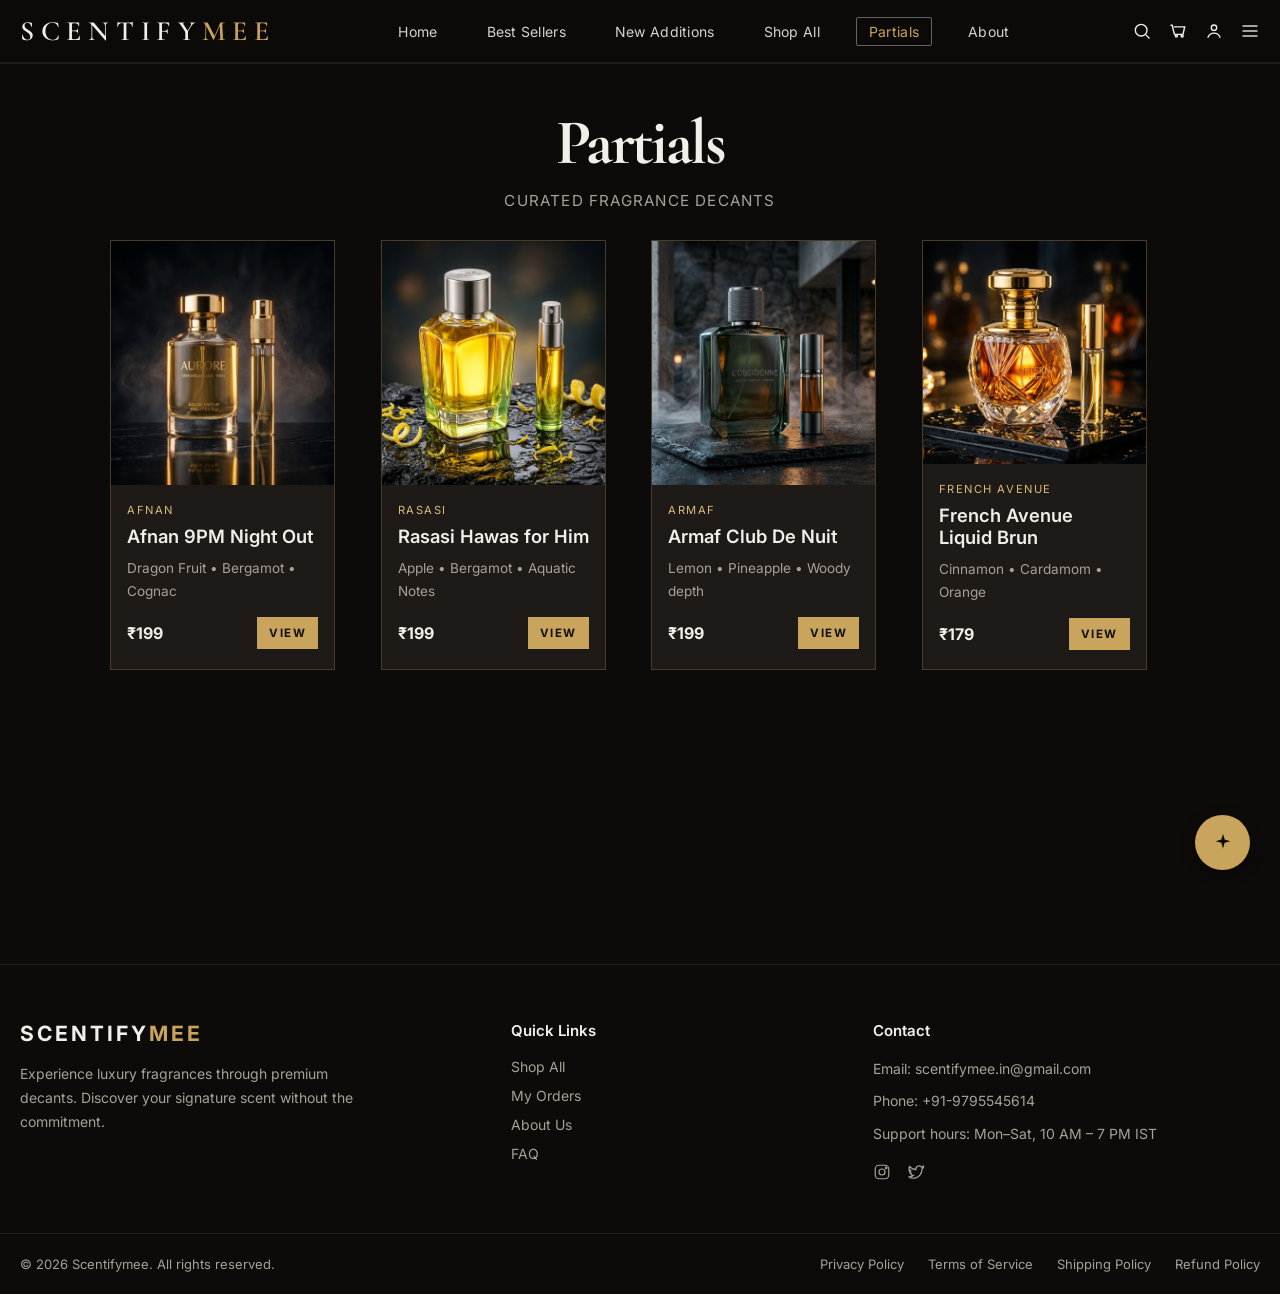
<file: partials.html>
<!DOCTYPE html>
<html lang="en">
  <head>
    <meta charset="UTF-8" />
    <meta name="viewport" content="width=device-width, initial-scale=1.0" />
    <title>Partials | Scentifymee</title>
    <link rel="preconnect" href="https://fonts.googleapis.com" />
    <link rel="preconnect" href="https://fonts.gstatic.com" crossorigin />
    <link href="https://fonts.googleapis.com/css2?family=Cormorant+Garamond:ital,wght@0,400;0,500;0,600;1,500&family=Inter:wght@400;500;600;700&display=swap" rel="stylesheet" />
    
    <link href="css/style.css" rel="stylesheet" />
    <style>
      :root {
        --bg: #0d0b0a;
        --panel: #171412;
        --card: #1d1a17;
        --text: #f2efe9;
        --muted: #a7a196;
        --gold: #c9a45c;
        --gold-deep: #d8bb7a;
        --border: rgba(201, 164, 92, 0.25);
      }

      * { box-sizing: border-box; }
      body {
        margin: 0;
        background: var(--bg);
        color: var(--text);
        font-family: 'Inter', sans-serif;
      }

      .wrap {
        min-height: 100vh;
        padding: 40px 20px 60px;
      }

      .wrap .container {
        max-width: 1100px;
        margin: 0 auto;
      }

      .header {
        text-align: center;
        margin-bottom: 30px;
      }

      h1 {
        font-family: 'Cormorant Garamond', serif;
        margin: 0 0 10px;
        font-size: clamp(2.6rem, 5vw, 4rem);
        letter-spacing: -0.04em;
      }

      .subtitle {
        margin: 0;
        color: var(--muted);
        font-size: 0.95rem;
        letter-spacing: 0.08em;
        text-transform: uppercase;
      }

      .grid {
        display: grid;
        grid-template-columns: repeat(4, minmax(0, 1fr));
        gap: 22px;
      }

      .product-card {
        background: var(--card);
        border: 1px solid var(--border);
        overflow: hidden;
        transition: transform 0.2s ease, border-color 0.2s ease;
      }

      .product-card:hover {
        transform: translateY(-2px);
        border-color: rgba(201, 164, 92, 0.5);
      }

      .product-card img {
        width: 100%;
        height: 280px;
        object-fit: cover;
        display: block;
        background: #1a1715;
      }

      .info {
        padding: 18px 16px 20px;
      }

      .brand {
        color: var(--gold-deep);
        font-size: 0.7rem;
        letter-spacing: 0.14em;
        text-transform: uppercase;
        margin-bottom: 8px;
      }

      .name {
        margin: 0 0 10px;
        font-size: 1.15rem;
        font-weight: 600;
      }

      .notes {
        margin: 0 0 14px;
        color: var(--muted);
        font-size: 0.85rem;
        line-height: 1.7;
      }

      .meta {
        display: flex;
        align-items: center;
        justify-content: space-between;
        gap: 12px;
      }

      .price {
        color: var(--text);
        font-weight: 700;
      }

      .cta {
        display: inline-block;
        padding: 9px 12px;
        background: var(--gold);
        color: #11100d;
        text-decoration: none;
        font-size: 0.72rem;
        letter-spacing: 0.12em;
        text-transform: uppercase;
        font-weight: 700;
      }

      @media (max-width: 900px) {
        .grid { grid-template-columns: repeat(2, minmax(0, 1fr)); }
      }

      @media (max-width: 560px) {
        .grid { grid-template-columns: 1fr; }
      }
    </style>
    <link href="css/navbar.css" rel="stylesheet" />
  </head>
  <body>
  <!-- ============ HEADER ============ -->
<header class="site-header">
  <div class="container header-inner">
    <a href="index.html" class="logo" aria-label="Scentifymee home">SCENTIFY<span class="logo-accent">MEE</span></a>

    <nav class="main-nav" id="mainNav" aria-label="Main navigation">
      <a href="index.html" data-route="home">Home</a>
      <a href="bestsellers.html" data-route="bestsellers">Best Sellers</a>
      <a href="new_additions.html" data-route="newAdditions">New Additions</a>
      <a href="all_products.html" data-route="shopAll">Shop All</a>
      <a href="partials.html" data-route="partials" class="active">Partials</a>
      <a href="about.html" data-route="about">About</a>
    </nav>

    <div class="header-icons">
      <button class="icon-btn" id="searchToggle" aria-label="Search">
        <svg viewBox="0 0 24 24" fill="none" stroke="currentColor" stroke-width="1.6"><circle cx="11" cy="11" r="7"/><line x1="21" y1="21" x2="16.65" y2="16.65"/></svg>
      </button>
      <a href="cart.html" class="icon-btn" aria-label="Cart">
        <svg viewBox="0 0 24 24" fill="none" stroke="currentColor" stroke-width="1.7">
          <path d="M3 5h2l2.4 10.1a1 1 0 0 0 1 .9h8.8a1 1 0 0 0 1-.8L20 7H7"></path>
          <circle cx="10" cy="18" r="1.3"></circle>
          <circle cx="17" cy="18" r="1.3"></circle>
        </svg>
        <span data-cart-count hidden>0</span>
      </a>
      <a href="account.html" class="icon-btn" aria-label="Account">
        <svg viewBox="0 0 24 24" fill="none" stroke="currentColor" stroke-width="1.6">
          <circle cx="12" cy="8" r="3.2"></circle>
          <path d="M4.5 20c1.4-3.6 4.4-5.5 7.5-5.5s6.1 1.9 7.5 5.5"></path>
        </svg>
      </a>
      <button class="icon-btn hamburger-btn" id="hamburgerBtn" aria-label="Menu">
        <svg viewBox="0 0 24 24" fill="none" stroke="currentColor" stroke-width="1.6"><line x1="3" y1="6" x2="21" y2="6"/><line x1="3" y1="12" x2="21" y2="12"/><line x1="3" y1="18" x2="21" y2="18"/></svg>
      </button>
    </div>
  </div>

  <!-- Search overlay -->
  <div class="search-panel" id="searchPanel">
    <div class="container search-panel-inner">
      <svg viewBox="0 0 24 24" fill="none" stroke="currentColor" stroke-width="1.6" class="search-panel-icon"><circle cx="11" cy="11" r="7"/><line x1="21" y1="21" x2="16.65" y2="16.65"/></svg>
      <input type="text" id="searchInput" placeholder="Search by name, brand or notes…" autocomplete="off">
      <button id="searchClose" aria-label="Close search">&times;</button>
    </div>
    <div class="search-results" id="searchResults"></div>
  </div>
</header>

<!-- ============ MOBILE NAV PANEL ============ -->
<div class="mobile-nav-overlay" id="mobileNavOverlay">
  <div class="mobile-nav-panel">
    <button class="mobile-nav-close" id="mobileNavClose" aria-label="Close menu">&times;</button>
    <a href="index.html">Home</a>
    <a href="bestsellers.html">Best Sellers</a>
    <a href="new_additions.html">New Additions</a>
    <a href="all_products.html">Shop All</a>
    <a href="partials.html" class="active">Partials</a>
    <a href="about.html">About</a>
    <a href="orders.html">My Orders</a>
    <a href="account.html">My Account</a>
    <a href="cart.html">Cart</a>
  </div>
</div>
<div class="wrap">
      <div class="container">
        <div class="header">
          <h1>Partials</h1>
          <p class="subtitle">Curated fragrance decants</p>
        </div>

        <div class="grid">
          <article class="product-card">
            <img src="images/products/01-1.jpg" alt="Afnan 9PM Night Out" />
            <div class="info">
              <div class="brand">AFNAN</div>
              <h2 class="name">Afnan 9PM Night Out</h2>
              <p class="notes">Dragon Fruit • Bergamot • Cognac</p>
              <div class="meta">
                <span class="price">₹199</span>
                <a class="cta" href="product.html?id=afnan-9pm-night-out">View</a>
              </div>
            </div>
          </article>

          <article class="product-card">
            <img src="images/products/06-1.jpg" alt="Rasasi Hawas for Him" />
            <div class="info">
              <div class="brand">RASASI</div>
              <h2 class="name">Rasasi Hawas for Him</h2>
              <p class="notes">Apple • Bergamot • Aquatic Notes</p>
              <div class="meta">
                <span class="price">₹199</span>
                <a class="cta" href="product.html?id=rasasi-hawas-for-him">View</a>
              </div>
            </div>
          </article>

          <article class="product-card">
            <img src="images/products/04-1.jpg" alt="Armaf Club De Nuit Intense Man" />
            <div class="info">
              <div class="brand">ARMAF</div>
              <h2 class="name">Armaf Club De Nuit</h2>
              <p class="notes">Lemon • Pineapple • Woody depth</p>
              <div class="meta">
                <span class="price">₹199</span>
                <a class="cta" href="product.html?id=armaf-club-de-nuit-intense-man">View</a>
              </div>
            </div>
          </article>

          <article class="product-card">
            <img src="images/products/05-1.jpg" alt="French Avenue Liquid Brun" />
            <div class="info">
              <div class="brand">FRENCH AVENUE</div>
              <h2 class="name">French Avenue Liquid Brun</h2>
              <p class="notes">Cinnamon • Cardamom • Orange</p>
              <div class="meta">
                <span class="price">₹179</span>
                <a class="cta" href="product.html?id=french-avenue-liquid-brun">View</a>
              </div>
            </div>
          </article>
        </div>
      </div>
    </div>
<!-- ============ FOOTER ============ -->
<footer class="site-footer" id="about">
  <div class="container footer-top">
    <div class="footer-col">
      <div class="logo footer-logo">SCENTIFY<span class="logo-accent">MEE</span></div>
      <p class="footer-desc">Experience luxury fragrances through premium decants. Discover your signature scent without the commitment.</p>
    </div>
    <div class="footer-col">
      <h3>Quick Links</h3>
      <a href="all_products.html">Shop All</a>
      <a href="orders.html">My Orders</a>
      <a href="about.html">About Us</a>
      <a href="faq.html">FAQ</a>
    </div>
    <div class="footer-col">
      <h3>Contact</h3>
      <p class="footer-contact">Email: scentifymee.in@gmail.com</p>
      <p class="footer-contact">Phone: +91-9795545614</p>
      <p class="footer-contact">Support hours: Mon–Sat, 10 AM – 7 PM IST</p>
      <div class="social-icons">
        <a href="https://instagram.com/scentifymee" target="_blank" rel="noopener" aria-label="Instagram">
          <svg viewBox="0 0 24 24" fill="none" stroke="currentColor" stroke-width="1.6"><rect x="3" y="3" width="18" height="18" rx="5"/><circle cx="12" cy="12" r="4"/><circle cx="17.5" cy="6.5" r="1"/></svg>
        </a>
        <a href="https://twitter.com/scentifymee" target="_blank" rel="noopener" aria-label="Twitter">
          <svg viewBox="0 0 24 24" fill="none" stroke="currentColor" stroke-width="1.6"><path d="M22 5.9c-.7.3-1.5.5-2.3.6.8-.5 1.5-1.3 1.8-2.3-.8.5-1.7.8-2.6 1a4.1 4.1 0 0 0-7 3.7A11.6 11.6 0 0 1 3.4 4.6a4.1 4.1 0 0 0 1.3 5.5c-.6 0-1.3-.2-1.8-.5v.1c0 2 1.4 3.6 3.3 4a4.1 4.1 0 0 1-1.8.1c.5 1.6 2 2.8 3.8 2.8A8.3 8.3 0 0 1 2 18.4a11.6 11.6 0 0 0 6.3 1.9c7.5 0 11.7-6.3 11.7-11.7v-.5c.8-.6 1.5-1.3 2-2.1z"/></svg>
        </a>
      </div>
    </div>
  </div>

  <div class="footer-divider"></div>

  <div class="container footer-bottom">
    <p class="copyright">© 2026 Scentifymee. All rights reserved.</p>
    <div class="footer-legal">
      <a href="privacy-policy.html">Privacy Policy</a>
      <a href="terms.html">Terms of Service</a>
      <a href="shipping-policy.html">Shipping Policy</a>
      <a href="refund-policy.html">Refund Policy</a>
    </div>
  </div>
</footer>

<!-- ============ FLOATING BUTTON ============ -->
<button class="floating-btn" aria-label="Scroll to top" id="floatingBtn">
  <svg viewBox="0 0 24 24" fill="#0d0b0a"><path d="M12 2l1.8 6.2L20 10l-6.2 1.8L12 18l-1.8-6.2L4 10l6.2-1.8L12 2z"/></svg>
</button>
<script src="js/script.js"></script>
  </body>
</html>
</file>
<file: css/style.css>
/* ============================================
   SCENTIFYMEE — Design tokens
   ============================================ */
:root{
  --bg: #0d0b0a;
  --card: #151311;
  --text: #f1ece3;
  --muted: #8d8880;
  --gold: #c9a45c;
  --gold-light: #d8b76f;
  --border: rgba(201,164,92,0.25);
  --header-h: 60px;
}

*{ box-sizing: border-box; margin:0; padding:0; }

html{ scroll-behavior: smooth; }

body{
  background: var(--bg);
  color: var(--text);
  font-family: 'Inter', sans-serif;
  overflow-x: hidden;
  width: 100%;
}

img{ max-width: 100%; display:block; }

a{ text-decoration: none; color: inherit; }

button{ font-family: inherit; cursor: pointer; background:none; border:none; color: inherit; }

.container{
  max-width: 1410px;
  margin: 0 auto;
  padding: 0 20px;
}

/* ============================================
   HEADER
   ============================================ */
.site-header{
  position: sticky;
  top: 0;
  z-index: 500;
  width: 100%;
  background: var(--bg);
  border-bottom: 1px solid rgba(255,255,255,0.08);
}

.header-inner{
  height: 100%;
  display: flex;
  align-items: center;
  justify-content: space-between;
  gap: 16px;
}

.logo{
  font-family: 'Inter', sans-serif;
  font-weight: 700;
  font-size: 21px;
  letter-spacing: 3px;
  color: var(--text);
  white-space: nowrap;
  flex-shrink: 0;
}

.logo-accent{ color: var(--gold); }

.main-nav{
  display: flex;
  align-items: center;
  gap: clamp(18px, 2.4vw, 34px);
  flex-wrap: nowrap;
}

.main-nav a{
  font-size: 14px;
  color: var(--text);
  white-space: nowrap;
  transition: color 0.3s ease;
}

.main-nav a:hover{ color: var(--gold); }

.header-icons{
  display: flex;
  align-items: center;
  gap: 18px;
  flex-shrink: 0;
}

.icon-btn{
  position: relative;
  width: 20px;
  height: 20px;
  color: var(--text);
  display: flex;
  align-items: center;
  justify-content: center;
  transition: color 0.3s ease;
  text-decoration: none;
}

.icon-btn svg{ width: 100%; height: 100%; }

.icon-btn [data-cart-count]{
  position: absolute;
  top: -7px;
  right: -9px;
  min-width: 16px;
  height: 16px;
  padding: 0 4px;
  border-radius: 999px;
  background: #f3efe7;
  color: #0b0b0a;
  font-size: 10px;
  font-weight: 700;
  display: inline-flex;
  align-items: center;
  justify-content: center;
  line-height: 1;
  border: 1px solid rgba(0,0,0,0.25);
}

.icon-btn:hover{ color: var(--gold); }

.hamburger-btn{ display: none; }

/* ============================================
   MOBILE NAV
   ============================================ */
.mobile-nav-overlay{
  position: fixed;
  inset: 0;
  background: rgba(0,0,0,0.6);
  z-index: 900;
  opacity: 0;
  pointer-events: none;
  transition: opacity 0.3s ease;
}

.mobile-nav-overlay.open{
  opacity: 1;
  pointer-events: auto;
}

.mobile-nav-panel{
  position: absolute;
  top: 0;
  right: 0;
  width: min(78vw, 320px);
  height: 100%;
  background: var(--card);
  border-left: 1px solid var(--border);
  padding: 28px 28px;
  display: flex;
  flex-direction: column;
  gap: 26px;
  transform: translateX(100%);
  transition: transform 0.35s ease;
}

.mobile-nav-overlay.open .mobile-nav-panel{
  transform: translateX(0);
}

.mobile-nav-panel a{
  font-size: 17px;
  letter-spacing: 0.5px;
  color: var(--text);
  padding-top: 6px;
}

.mobile-nav-panel a:hover{ color: var(--gold); }

.mobile-nav-close{
  align-self: flex-end;
  font-size: 30px;
  line-height: 1;
  color: var(--muted);
  margin-bottom: 10px;
}

.mobile-nav-close:hover{ color: var(--gold); }

/* ============================================
   HERO BANNER
   ============================================ */
.hero-section{
  padding: 40px 20px 0;
  display: flex;
  justify-content: center;
}

.hero-banner-wrap{
  width: 865px;
  max-width: 100%;
}

.hero-banner-img{
  width: 100%;
  height: auto;
  border-radius: 2px;
}

/* ============================================
   INTRO SECTION
   ============================================ */
.intro-section{
  text-align: center;
  padding: clamp(60px, 10vw, 110px) 20px clamp(50px, 8vw, 90px);
  max-width: 760px;
  margin: 0 auto;
}

.eyebrow{
  font-size: 13px;
  letter-spacing: 3px;
  text-transform: uppercase;
  color: var(--gold);
  margin-bottom: 22px;
}

.intro-heading{
  font-family: 'Cormorant Garamond', serif;
  font-weight: 500;
  font-size: clamp(34px, 6vw, 54px);
  line-height: 1.15;
  color: var(--text);
}

.intro-heading em{
  color: var(--gold);
  font-style: italic;
}

.intro-desc{
  margin: 26px auto 0;
  max-width: 600px;
  color: var(--muted);
  font-size: 16px;
  line-height: 1.6;
}

.intro-buttons{
  display: flex;
  justify-content: center;
  gap: 16px;
  margin-top: 36px;
  flex-wrap: wrap;
}

.btn{
  height: 44px;
  padding: 0 30px;
  display: inline-flex;
  align-items: center;
  justify-content: center;
  font-size: 13px;
  font-weight: 600;
  letter-spacing: 1.5px;
  text-transform: uppercase;
  transition: all 0.3s ease;
  white-space: nowrap;
}

.btn-gold{
  background: var(--gold);
  color: var(--bg);
  border: 1px solid var(--gold);
}

.btn-gold:hover{
  background: var(--gold-light);
  border-color: var(--gold-light);
}

.btn-outline{
  background: transparent;
  color: var(--gold);
  border: 1px solid var(--gold);
}

.btn-outline:hover{
  background: rgba(201,164,92,0.1);
}

/* ============================================
   SECTION HEADINGS
   ============================================ */
.section-heading{
  font-family: 'Cormorant Garamond', serif;
  font-weight: 600;
  font-size: clamp(24px, 3.2vw, 30px);
  color: var(--text);
  margin-bottom: 34px;
}

.section-heading.center{ text-align: center; }

/* ============================================
   TESTIMONIALS
   ============================================ */
.testimonials-section{
  padding: 20px 20px 70px;
}

.testimonial-carousel-wrap{
  position: relative;
  max-width: 1410px;
  margin: 0 auto;
  display: flex;
  align-items: center;
  gap: 10px;
}

.testimonial-track-viewport{
  overflow: hidden;
  width: 100%;
}

.testimonial-track{
  display: flex;
  gap: 30px;
  transition: transform 0.45s ease;
  touch-action: pan-y;
}

.testimonial-card{
  flex: 0 0 calc((100% - 60px) / 3);
  background: var(--card);
  border: 1px solid rgba(255,255,255,0.08);
  overflow: hidden;
}

.testimonial-card img{
  width: 100%;
  height: 420px;
  object-fit: cover;
  object-position: top;
  user-select: none;
  -webkit-user-drag: none;
}

.carousel-arrow{
  flex-shrink: 0;
  width: 38px;
  height: 38px;
  border-radius: 50%;
  background: rgba(255,255,255,0.06);
  color: var(--text);
  display: flex;
  align-items: center;
  justify-content: center;
  transition: background 0.3s ease, color 0.3s ease;
  z-index: 5;
}

.carousel-arrow svg{ width: 17px; height: 17px; }

.carousel-arrow:hover{
  background: var(--gold);
  color: var(--bg);
}

.pagination-dots{
  display: flex;
  justify-content: center;
  gap: 8px;
  margin-top: 28px;
  flex-wrap: wrap;
  max-width: 90%;
  margin-left: auto;
  margin-right: auto;
}

.dot{
  width: 7px;
  height: 7px;
  border-radius: 50%;
  background: #3a3733;
  transition: background 0.3s ease, transform 0.3s ease;
}

.dot.active{
  background: var(--gold);
  transform: scale(1.15);
}

/* ============================================
   PRODUCT SECTIONS / CAROUSEL
   ============================================ */
.product-section{
  padding: 20px 0 60px;
}

.product-carousel-wrap{
  position: relative;
  display: flex;
  align-items: center;
  gap: 6px;
  max-width: 1410px;
  margin: 0 auto;
  padding: 0 8px;
}

.product-track-viewport{
  overflow: hidden;
  width: 100%;
}

.product-track{
  display: flex;
  gap: 20px;
  transition: transform 0.45s ease;
  touch-action: pan-y;
  padding-left: 12px;
}

.view-all-wrap{
  display: flex;
  justify-content: center;
  margin-top: 30px;
}

.btn-view-all{
  width: 118px;
  height: 44px;
  background: transparent;
  border: 1px solid var(--gold);
  color: var(--gold);
  font-size: 12px;
  font-weight: 600;
  letter-spacing: 1.5px;
  text-transform: uppercase;
  transition: all 0.3s ease;
}

.btn-view-all:hover{
  background: rgba(201,164,92,0.12);
}

/* ============================================
   PRODUCT CARD
   ============================================ */
.product-card{
  flex: 0 0 225px;
  width: 225px;
  height: 430px;
  background: var(--card);
  border: 1px solid rgba(255,255,255,0.08);
  display: flex;
  flex-direction: column;
  transition: border-color 0.3s ease;
}

.product-card:hover{
  border-color: var(--border);
}

.product-image{
  position: relative;
  width: 100%;
  height: 225px;
  overflow: hidden;
  flex-shrink: 0;
}

.product-image img{
  width: 100%;
  height: 100%;
  object-fit: cover;
  transition: transform 0.4s ease;
  user-select: none;
  -webkit-user-drag: none;
}

.product-card:hover .product-image img{
  transform: scale(1.05);
}

.product-image .carousel-arrow{
  position: absolute;
  top: 50%;
  transform: translateY(-50%);
  width: 26px;
  height: 26px;
  background: rgba(13,11,10,0.55);
}

.product-image .carousel-arrow svg{ width: 13px; height: 13px; }

.product-image .carousel-arrow.left{ left: 8px; }
.product-image .carousel-arrow.right{ right: 8px; }

.product-image .mini-dots{
  position: absolute;
  bottom: 8px;
  left: 0;
  right: 0;
  display: flex;
  justify-content: center;
  gap: 4px;
}

.product-image .mini-dots .dot{
  width: 4px;
  height: 4px;
}

.product-info{
  padding: 16px 16px 18px;
  display: flex;
  flex-direction: column;
  flex: 1;
  min-height: 0;
}

.product-brand{
  font-size: 11px;
  letter-spacing: 1.5px;
  text-transform: uppercase;
  color: var(--gold);
  margin-bottom: 6px;
}

.product-info h3{
  font-family: 'Inter', sans-serif;
  font-size: 15px;
  font-weight: 600;
  color: var(--text);
  line-height: 1.35;
  margin-bottom: 8px;
}

.product-info p{
  font-size: 12.5px;
  color: var(--muted);
  line-height: 1.5;
  overflow: hidden;
  display: -webkit-box;
  -webkit-line-clamp: 2;
  line-clamp: 2;
  -webkit-box-orient: vertical;
}

.product-price{
  margin-top: auto;
  padding-top: 12px;
  font-size: 13px;
  color: var(--muted);
}

.product-price strong{
  color: var(--gold);
  font-weight: 700;
  font-size: 15px;
  margin-left: 4px;
}

/* ============================================
   FOOTER
   ============================================ */
.site-footer{
  border-top: 1px solid rgba(255,255,255,0.08);
  padding-top: 56px;
}

.footer-top{
  display: grid;
  grid-template-columns: 1.4fr 1fr 1.2fr;
  gap: 40px;
  padding-bottom: 40px;
}

.footer-col h3{
  font-size: 15px;
  font-weight: 600;
  color: var(--text);
  margin-bottom: 18px;
}

.footer-logo{ margin-bottom: 16px; }

.footer-desc{
  color: var(--muted);
  font-size: 14px;
  line-height: 1.7;
  max-width: 340px;
}

.footer-col a{
  display: block;
  color: var(--muted);
  font-size: 14px;
  margin-bottom: 12px;
  transition: color 0.3s ease;
}

.footer-col a:hover{ color: var(--gold); }

.footer-contact{
  color: var(--muted);
  font-size: 14px;
  margin-bottom: 10px;
  line-height: 1.6;
}

.social-icons{
  display: flex;
  gap: 16px;
  margin-top: 18px;
}

.social-icons a{
  width: 18px;
  height: 18px;
  color: var(--muted);
  transition: color 0.3s ease;
}

.social-icons svg{ width: 100%; height: 100%; }

.social-icons a:hover{ color: var(--gold); }

.footer-divider{
  border-top: 1px solid rgba(255,255,255,0.08);
}

.footer-bottom{
  display: flex;
  align-items: center;
  justify-content: space-between;
  gap: 16px;
  padding: 22px 20px;
  flex-wrap: wrap;
}

.copyright{
  color: var(--muted);
  font-size: 13px;
}

.footer-legal{
  display: flex;
  gap: 24px;
  flex-wrap: wrap;
}

.footer-legal a{
  color: var(--muted);
  font-size: 13px;
  transition: color 0.3s ease;
}

.footer-legal a:hover{ color: var(--gold); }

/* ============================================
   FLOATING BUTTON
   ============================================ */
.floating-btn{
  position: fixed;
  right: 30px;
  bottom: 30px;
  width: 55px;
  height: 55px;
  border-radius: 50%;
  background: var(--gold);
  display: flex;
  align-items: center;
  justify-content: center;
  z-index: 600;
  box-shadow: 0 4px 14px rgba(0,0,0,0.4);
  transition: background 0.3s ease, transform 0.3s ease;
}

.floating-btn:hover{
  background: var(--gold-light);
  transform: translateY(-2px);
}

.floating-btn svg{ width: 22px; height: 22px; }

/* ============================================
   RESPONSIVE — TABLET (≤1199px)
   ============================================ */
@media (max-width: 1199px){
  .testimonial-card{
    flex: 0 0 calc((100% - 30px) / 2);
  }
}

@media (max-width: 1024px){
  .main-nav{ gap: 16px; }
  .main-nav a{ font-size: 13px; }
}

/* ============================================
   RESPONSIVE — TABLET NAV COLLAPSE (≤900px)
   ============================================ */
@media (max-width: 900px){
  .main-nav{ display: none; }
  .hamburger-btn{ display: flex; }
}

/* ============================================
   RESPONSIVE — TABLET (≤768px)
   ============================================ */
@media (max-width: 768px){
  .footer-top{
    grid-template-columns: 1fr;
    gap: 34px;
  }

  .testimonial-card img{ height: 360px; }

  .hero-section{ padding-top: 24px; }

  .intro-section{ padding: 56px 20px 60px; }
}

/* ============================================
   RESPONSIVE — MOBILE (≤600px)
   ============================================ */
@media (max-width: 600px){
  .container{ padding: 0 16px; }

  .header-inner{ padding: 0; }

  .logo{ font-size: 17px; letter-spacing: 2px; }

  .header-icons{ gap: 12px; }

  .icon-btn{ width: 19px; height: 19px; }


  .intro-buttons{
    flex-direction: column;
    align-items: stretch;
    gap: 12px;
  }

  .btn{ width: 100%; }

  .testimonial-card{ flex: 0 0 100%; }

  .testimonial-card img{ height: 320px; }

  .testimonial-carousel-wrap{ gap: 6px; }

  .carousel-arrow{ width: 32px; height: 32px; }

  .product-card{ flex: 0 0 200px; width: 200px; height: 400px; }

  .product-image{ height: 200px; }

  .footer-bottom{
    flex-direction: column;
    align-items: flex-start;
  }

  .footer-legal{ gap: 16px; row-gap: 8px; }

  .floating-btn{
    width: 48px;
    height: 48px;
    right: 18px;
    bottom: 18px;
  }

  .floating-btn svg{ width: 19px; height: 19px; }
}

@media (max-width: 375px){
  .product-card{ flex: 0 0 180px; width: 180px; height: 390px; }
  .product-image{ height: 180px; }
}

/* ============================================
   LARGE DESKTOP
   ============================================ */
@media (min-width: 1920px){
  .container{ max-width: 1520px; }
  .testimonial-carousel-wrap,
  .product-carousel-wrap{ max-width: 1520px; }
}
/* ============================================
   SCENTIFYMEE — Design tokens
   ============================================ */
:root{
  --bg: #0d0b0a;
  --card: #151311;
  --text: #f1ece3;
  --muted: #858079;
  --gold: #c9a45c;
  --gold-light: #d8b76f;
  --border: rgba(201,164,92,0.20);
  --header-h: 60px;
}

*{ box-sizing: border-box; margin:0; padding:0; }
html{ scroll-behavior: smooth; }

body{
  background: var(--bg);
  color: var(--text);
  font-family: 'Inter', sans-serif;
  overflow-x: hidden;
  width: 100%;
}

img{ max-width: 100%; display:block; }
a{ text-decoration: none; color: inherit; }
button{ font-family: inherit; cursor: pointer; background:none; border:none; color: inherit; }
ul{ list-style: none; }

.container{
  max-width: 1410px;
  margin: 0 auto;
  padding: 0 20px;
}

/* ============================================
   HEADER
   ============================================ */
.site-header{
  position: sticky;
  top: 0;
  z-index: 500;
  width: 100%;
  background: var(--bg);
  border-bottom: 1px solid rgba(255,255,255,0.08);
}

.header-inner{
  height: var(--header-h);
  display: flex;
  align-items: center;
  justify-content: space-between;
  gap: 16px;
}

.logo{
  font-family: 'Inter', sans-serif;
  font-weight: 700;
  font-size: 21px;
  letter-spacing: 3px;
  color: var(--text);
  white-space: nowrap;
  flex-shrink: 0;
}

.logo-accent{ color: var(--gold); }

.main-nav{
  display: flex;
  align-items: center;
  gap: clamp(16px, 2.2vw, 30px);
  flex-wrap: nowrap;
}

.main-nav a{
  font-size: 14px;
  color: var(--text);
  white-space: nowrap;
  padding: 6px 12px;
  border: 1px solid transparent;
  border-radius: 2px;
  transition: color 0.3s ease, border-color 0.3s ease;
}

.main-nav a:hover{ color: var(--gold); }

.main-nav a.active{
  border-color: var(--text);
  color: var(--text);
}

.header-icons{
  display: flex;
  align-items: center;
  gap: 18px;
  flex-shrink: 0;
}

.icon-btn{
  width: 20px;
  height: 20px;
  color: var(--text);
  display: flex;
  align-items: center;
  justify-content: center;
  transition: color 0.3s ease;
}

.icon-btn svg{ width: 100%; height: 100%; }
.icon-btn:hover{ color: var(--gold); }
.hamburger-btn{ display: none; }

/* ============================================
   SEARCH PANEL
   ============================================ */
.search-panel{
  max-height: 0;
  overflow: hidden;
  background: var(--card);
  border-bottom: 1px solid transparent;
  transition: max-height 0.35s ease, border-color 0.35s ease;
}

.search-panel.open{
  max-height: 500px;
  border-color: rgba(255,255,255,0.08);
}

.search-panel-inner{
  display: flex;
  align-items: center;
  gap: 14px;
  padding: 18px 20px;
}

.search-panel-icon{ width: 20px; height: 20px; color: var(--muted); flex-shrink: 0; }

.search-panel-inner input{
  flex: 1;
  background: transparent;
  border: none;
  outline: none;
  color: var(--text);
  font-size: 16px;
  font-family: 'Inter', sans-serif;
}

.search-panel-inner input::placeholder{ color: var(--muted); }

.search-panel-inner button{
  font-size: 24px;
  color: var(--muted);
  line-height: 1;
}

.search-panel-inner button:hover{ color: var(--gold); }

.search-results{
  max-width: 1410px;
  margin: 0 auto;
  padding: 0 20px;
}

.search-result-item{
  display: flex;
  align-items: center;
  gap: 14px;
  padding: 12px 0;
  border-bottom: 1px solid rgba(255,255,255,0.06);
}

.search-result-item img{
  width: 46px;
  height: 46px;
  object-fit: cover;
  flex-shrink: 0;
}

.search-result-item .sr-brand{
  font-size: 11px;
  letter-spacing: 1px;
  color: var(--gold);
  text-transform: uppercase;
}

.search-result-item .sr-name{ font-size: 14px; color: var(--text); }

.search-empty{
  padding: 20px 0 30px;
  color: var(--muted);
  font-size: 14px;
}

/* ============================================
   MOBILE NAV
   ============================================ */
.mobile-nav-overlay{
  position: fixed;
  inset: 0;
  background: rgba(0,0,0,0.6);
  z-index: 900;
  opacity: 0;
  pointer-events: none;
  transition: opacity 0.3s ease;
}

.mobile-nav-overlay.open{ opacity: 1; pointer-events: auto; }

.mobile-nav-panel{
  position: absolute;
  top: 0;
  right: 0;
  width: min(78vw, 320px);
  height: 100%;
  background: var(--card);
  border-left: 1px solid var(--border);
  padding: 28px;
  display: flex;
  flex-direction: column;
  gap: 24px;
  transform: translateX(100%);
  transition: transform 0.35s ease;
}

.mobile-nav-overlay.open .mobile-nav-panel{ transform: translateX(0); }

.mobile-nav-panel a{
  font-size: 17px;
  letter-spacing: 0.5px;
  color: var(--text);
}

.mobile-nav-panel a.active{ color: var(--gold); }
.mobile-nav-panel a:hover{ color: var(--gold); }

.mobile-nav-close{
  align-self: flex-end;
  font-size: 30px;
  line-height: 1;
  color: var(--muted);
  margin-bottom: 10px;
}

.mobile-nav-close:hover{ color: var(--gold); }

/* ============================================
   PAGE HEAD
   ============================================ */
.page-head{
  display: flex;
  align-items: center;
  justify-content: space-between;
  flex-wrap: wrap;
  gap: 16px;
  padding: 36px 20px 26px;
}

.page-title{
  font-family: 'Cormorant Garamond', serif;
  font-weight: 600;
  font-size: clamp(26px, 3.4vw, 32px);
  color: var(--text);
}

.page-head-right{
  display: flex;
  align-items: center;
  gap: 18px;
  flex-wrap: wrap;
}

.results-count{
  font-size: 14px;
  color: var(--muted);
}

.select-wrap select{
  appearance: none;
  background: var(--card);
  border: 1px solid rgba(255,255,255,0.12);
  color: var(--text);
  font-family: 'Inter', sans-serif;
  font-size: 13.5px;
  padding: 10px 34px 10px 14px;
  cursor: pointer;
  background-image: url("data:image/svg+xml;utf8,<svg xmlns='http://www.w3.org/2000/svg' width='10' height='6' viewBox='0 0 10 6'><path d='M1 1l4 4 4-4' stroke='%23c9a45c' stroke-width='1.4' fill='none'/></svg>");
  background-repeat: no-repeat;
  background-position: right 12px center;
  transition: border-color 0.3s ease;
}

.select-wrap select:hover{ border-color: var(--border); }

/* ============================================
   LAYOUT
   ============================================ */
.layout{
  display: flex;
  align-items: flex-start;
  gap: 38px;
  padding-bottom: 80px;
}

/* ============================================
   FILTERS — desktop sidebar
   ============================================ */
.filters{
  width: 240px;
  flex-shrink: 0;
}

.filters-head{
  display: flex;
  align-items: center;
  justify-content: space-between;
  margin-bottom: 18px;
}

.filters-head h2{
  font-family: 'Cormorant Garamond', serif;
  font-weight: 600;
  font-size: 24px;
  color: var(--text);
}

.clear-all-btn{
  font-size: 11.5px;
  letter-spacing: 1.2px;
  text-transform: uppercase;
  color: var(--gold);
  transition: color 0.3s ease;
}

.clear-all-btn:hover{ color: var(--gold-light); }

.filter-group{
  border-bottom: 1px solid rgba(255,255,255,0.08);
}

.filter-group-head{
  display: flex;
  align-items: center;
  justify-content: space-between;
  width: 100%;
  padding: 16px 0;
  font-size: 12.5px;
  font-weight: 600;
  letter-spacing: 1.3px;
  text-transform: uppercase;
  color: var(--text);
}

.filter-group-head .chevron{
  width: 11px;
  height: 11px;
  border-right: 1.6px solid var(--gold);
  border-bottom: 1.6px solid var(--gold);
  transform: rotate(45deg);
  transition: transform 0.3s ease;
  flex-shrink: 0;
}

.filter-group.open .filter-group-head .chevron{ transform: rotate(-135deg); }

.filter-options{
  max-height: 0;
  overflow: hidden;
  transition: max-height 0.35s ease;
}

.filter-group.open .filter-options{ max-height: 400px; }

.filter-option{
  display: flex;
  align-items: center;
  gap: 10px;
  padding: 7px 0;
  font-size: 13.5px;
  color: var(--muted);
  cursor: pointer;
}

.filter-option:last-child{ padding-bottom: 16px; }

.filter-option input[type="checkbox"]{
  width: 15px;
  height: 15px;
  accent-color: var(--gold);
  cursor: pointer;
  flex-shrink: 0;
}

.filter-option span{ transition: color 0.3s ease; }
.filter-option:hover span{ color: var(--text); }

/* ============================================
   MOBILE FILTER TRIGGER + DRAWER
   ============================================ */
.mobile-filters-btn{
  display: none;
  align-items: center;
  gap: 10px;
  padding: 12px 18px;
  border: 1px solid var(--border);
  color: var(--gold);
  font-size: 13px;
  letter-spacing: 1px;
  text-transform: uppercase;
  margin-bottom: 20px;
}

.mobile-filters-btn svg{ width: 16px; height: 16px; }

.filter-drawer-overlay{
  position: fixed;
  inset: 0;
  background: rgba(0,0,0,0.6);
  z-index: 900;
  opacity: 0;
  pointer-events: none;
  transition: opacity 0.3s ease;
}

.filter-drawer-overlay.open{ opacity: 1; pointer-events: auto; }

.filter-drawer{
  position: absolute;
  left: 0;
  top: 0;
  width: min(85vw, 360px);
  height: 100%;
  background: var(--card);
  border-right: 1px solid var(--border);
  padding: 26px;
  display: flex;
  flex-direction: column;
  transform: translateX(-100%);
  transition: transform 0.35s ease;
  overflow-y: auto;
}

.filter-drawer-overlay.open .filter-drawer{ transform: translateX(0); }

.drawer-close{
  font-size: 28px;
  line-height: 1;
  color: var(--muted);
}

.drawer-close:hover{ color: var(--gold); }

.drawer-actions{
  display: flex;
  gap: 12px;
  margin-top: auto;
  padding-top: 20px;
}

.drawer-clear{
  flex: 1;
  border: 1px solid var(--border);
  padding: 12px;
  text-align: center;
}

.drawer-apply{
  flex: 1.4;
}

/* ============================================
   PRODUCT GRID
   ============================================ */
.product-grid-wrap{ flex: 1; min-width: 0; }

.product-grid{
  display: grid;
  grid-template-columns: repeat(3, minmax(0, 1fr));
  gap: 26px;
}

.no-results{
  grid-column: 1 / -1;
  text-align: center;
  padding: 60px 20px;
  color: var(--muted);
  font-size: 15px;
}

/* ============================================
   PRODUCT CARD
   ============================================ */
.product-card{
  background: var(--card);
  border: 1px solid rgba(255,255,255,0.08);
  transition: border-color 0.3s ease;
  display: flex;
  flex-direction: column;
}

.product-card:hover{ border-color: var(--border); }

.product-card-link{
  display: flex;
  flex-direction: column;
  color: inherit;
  height: 100%;
}

.product-image{
  position: relative;
  width: 100%;
  aspect-ratio: 1 / 1;
  overflow: hidden;
  flex-shrink: 0;
}

.product-image img{
  width: 100%;
  height: 100%;
  object-fit: cover;
  transition: transform 0.4s ease, opacity 0.25s ease;
  user-select: none;
  -webkit-user-drag: none;
}

.product-card:hover .product-image img{ transform: scale(1.04); }

.img-arrow{
  position: absolute;
  top: 50%;
  transform: translateY(-50%);
  width: 28px;
  height: 28px;
  border-radius: 50%;
  background: rgba(13,11,10,0.55);
  color: var(--text);
  display: flex;
  align-items: center;
  justify-content: center;
  z-index: 3;
  transition: background 0.3s ease;
}

.img-arrow:hover{ background: var(--gold); color: var(--bg); }
.img-arrow svg{ width: 13px; height: 13px; }
.img-arrow.left{ left: 10px; }
.img-arrow.right{ right: 10px; }

.img-dots{
  position: absolute;
  bottom: 10px;
  left: 0;
  right: 0;
  display: flex;
  justify-content: center;
  gap: 5px;
  z-index: 3;
}

.img-dot{
  width: 5px;
  height: 5px;
  border-radius: 50%;
  background: rgba(255,255,255,0.35);
  transition: background 0.3s ease, transform 0.3s ease;
}

.img-dot.active{ background: var(--gold); transform: scale(1.2); }

.product-info{
  padding: 16px 18px 18px;
  display: flex;
  flex-direction: column;
  flex: 1;
}

.product-brand{
  font-size: 11px;
  letter-spacing: 1.5px;
  text-transform: uppercase;
  color: var(--gold);
  margin-bottom: 6px;
}

.product-info h3{
  font-family: 'Inter', sans-serif;
  font-size: 16px;
  font-weight: 600;
  color: var(--text);
  line-height: 1.35;
  margin-bottom: 8px;
}

.product-info p{
  font-size: 13px;
  color: var(--muted);
  line-height: 1.5;
}

.product-price{
  margin-top: auto;
  padding-top: 16px;
  font-size: 13.5px;
  color: var(--muted);
}

.product-price strong{
  color: var(--gold);
  font-weight: 700;
  font-size: 16px;
  margin-left: 4px;
}

/* ============================================
   PAGINATION
   ============================================ */
.pagination{
  display: flex;
  justify-content: center;
  align-items: center;
  gap: 8px;
  margin-top: 50px;
}

.page-btn{
  min-width: 36px;
  height: 36px;
  padding: 0 8px;
  border: 1px solid rgba(255,255,255,0.12);
  color: var(--text);
  font-size: 13.5px;
  display: flex;
  align-items: center;
  justify-content: center;
  transition: all 0.3s ease;
}

.page-btn:hover:not(:disabled){ border-color: var(--gold); color: var(--gold); }

.page-btn.active{
  border-color: var(--gold);
  color: var(--gold);
}

.page-btn:disabled{
  opacity: 0.3;
  cursor: not-allowed;
}

.page-btn svg{ width: 13px; height: 13px; }

/* ============================================
   BUTTONS
   ============================================ */
.btn{
  height: 44px;
  padding: 0 24px;
  display: inline-flex;
  align-items: center;
  justify-content: center;
  font-size: 13px;
  font-weight: 600;
  letter-spacing: 1.5px;
  text-transform: uppercase;
  transition: all 0.3s ease;
  white-space: nowrap;
}

.btn-gold{
  background: var(--gold);
  color: var(--bg);
  border: 1px solid var(--gold);
}

.btn-gold:hover{ background: var(--gold-light); border-color: var(--gold-light); }

/* ============================================
   FOOTER
   ============================================ */
.site-footer{
  border-top: 1px solid rgba(255,255,255,0.08);
  padding-top: 56px;
}

.footer-top{
  display: grid;
  grid-template-columns: 1.4fr 1fr 1.2fr;
  gap: 40px;
  padding-bottom: 40px;
}

.footer-col h3{
  font-size: 15px;
  font-weight: 600;
  color: var(--text);
  margin-bottom: 18px;
}

.footer-logo{ margin-bottom: 16px; }

.footer-desc{
  color: var(--muted);
  font-size: 14px;
  line-height: 1.7;
  max-width: 340px;
}

.footer-col a{
  display: block;
  color: var(--muted);
  font-size: 14px;
  margin-bottom: 12px;
  transition: color 0.3s ease;
}

.footer-col a:hover{ color: var(--gold); }

.footer-contact{
  color: var(--muted);
  font-size: 14px;
  margin-bottom: 10px;
  line-height: 1.6;
}

.social-icons{ display: flex; gap: 16px; margin-top: 18px; }

.social-icons a{
  width: 18px;
  height: 18px;
  color: var(--muted);
  transition: color 0.3s ease;
}

.social-icons svg{ width: 100%; height: 100%; }
.social-icons a:hover{ color: var(--gold); }

.footer-divider{ border-top: 1px solid rgba(255,255,255,0.08); }

.footer-bottom{
  display: flex;
  align-items: center;
  justify-content: space-between;
  gap: 16px;
  padding: 22px 20px;
  flex-wrap: wrap;
}

.copyright{ color: var(--muted); font-size: 13px; }

.footer-legal{ display: flex; gap: 24px; flex-wrap: wrap; }

.footer-legal a{
  color: var(--muted);
  font-size: 13px;
  transition: color 0.3s ease;
}

.footer-legal a:hover{ color: var(--gold); }

/* ============================================
   FLOATING BUTTON
   ============================================ */
.floating-btn{
  position: fixed;
  right: 30px;
  bottom: 30px;
  width: 55px;
  height: 55px;
  border-radius: 50%;
  background: var(--gold);
  display: flex;
  align-items: center;
  justify-content: center;
  z-index: 600;
  box-shadow: 0 4px 14px rgba(0,0,0,0.4);
  transition: background 0.3s ease, transform 0.3s ease;
}

.floating-btn:hover{ background: var(--gold-light); transform: translateY(-2px); }
.floating-btn svg{ width: 22px; height: 22px; }

/* ============================================
   RESPONSIVE — TABLET NAV COLLAPSE
   ============================================ */
@media (max-width: 900px){
  .main-nav{ display: none; }
  .hamburger-btn{ display: flex; }
}

/* ============================================
   RESPONSIVE — TABLET (≤1024px): 2-col grid, sidebar stays
   ============================================ */
@media (max-width: 1024px){
  .product-grid{ grid-template-columns: repeat(2, minmax(0, 1fr)); }
}

/* ============================================
   RESPONSIVE — sidebar becomes drawer (≤900px)
   ============================================ */
@media (max-width: 900px){
  .filters{ display: none; }
  .mobile-filters-btn{ display: inline-flex; }
  .layout{ flex-direction: column; gap: 0; }
}

/* ============================================
   RESPONSIVE — MOBILE (≤600px): 1-col grid
   ============================================ */
@media (max-width: 600px){
  .container{ padding: 0 16px; }
  .header-inner{ padding: 0; }
  .logo{ font-size: 17px; letter-spacing: 2px; }
  .header-icons{ gap: 12px; }
  .icon-btn{ width: 19px; height: 19px; }

  .page-head{ flex-direction: column; align-items: flex-start; padding: 26px 16px 20px; }
  .page-head-right{ width: 100%; justify-content: space-between; }

  .product-grid{ grid-template-columns: 1fr; gap: 20px; }

  .footer-top{ grid-template-columns: 1fr; gap: 34px; }
  .footer-bottom{ flex-direction: column; align-items: flex-start; }
  .footer-legal{ gap: 16px; row-gap: 8px; }

  .floating-btn{ width: 48px; height: 48px; right: 18px; bottom: 18px; }
  .floating-btn svg{ width: 19px; height: 19px; }
}

/* ============================================
   LARGE DESKTOP
   ============================================ */
@media (min-width: 1920px){
  .container{ max-width: 1520px; }
}

/* ============================================
   ABOUT PAGE
   ============================================ */
.about-page{
  padding-bottom: 32px;
}

.about-hero{
  padding-top: 92px;
  padding-bottom: 84px;
}

.about-hero-inner{
  text-align: center;
}

.about-eyebrow,
.section-label{
  color: var(--gold);
  text-transform: uppercase;
  letter-spacing: 3px;
  font-size: 12px;
  font-weight: 600;
}

.about-title{
  max-width: 760px;
  margin: 0 auto 18px;
  font-family: 'Cormorant Garamond', serif;
  font-weight: 500;
  font-size: clamp(42px, 5vw, 64px);
  line-height: 0.9;
  letter-spacing: -0.02em;
  color: var(--text);
}

.gold-italic{
  color: var(--gold);
  font-style: italic;
  font-weight: 500;
}

.about-hero-copy{
  max-width: 680px;
  margin: 0 auto;
  color: var(--muted);
  font-size: 15px;
  line-height: 1.7;
}

.story-section{
  padding-top: 26px;
  padding-bottom: 90px;
}

.story-block{
  max-width: 800px;
  margin: 0 auto;
}

.story-block .section-label{
  margin-bottom: 20px;
}

.story-content{
  border-left: 2px solid var(--gold);
  padding-left: 28px;
  color: var(--muted);
  font-size: 16px;
  line-height: 1.9;
}

.story-content p + p{
  margin-top: 20px;
}

.story-content em{
  color: var(--text);
  font-style: italic;
}

.story-signature{
  margin-top: 20px;
  color: var(--gold);
  font-style: italic;
  font-family: 'Cormorant Garamond', serif;
  font-size: 26px;
}

.principles-section{
  padding-top: 36px;
  padding-bottom: 90px;
}

.section-center{
  text-align: center;
}

.section-heading{
  margin-top: 8px;
  margin-bottom: 0;
  font-family: 'Cormorant Garamond', serif;
  font-weight: 500;
  font-size: clamp(34px, 3vw, 42px);
  color: var(--text);
}

.principles-grid{
  margin-top: 34px;
  display: grid;
  grid-template-columns: repeat(2, minmax(0, 1fr));
  gap: 32px 28px;
}

.principle-card{
  background: rgba(21,19,17,0.9);
  border: 1px solid var(--border);
  padding: 26px 26px 22px;
  min-height: 220px;
}

.principle-bar{
  width: 26px;
  height: 2px;
  background: var(--gold);
  margin-bottom: 18px;
}

.principle-card h3{
  font-size: clamp(22px, 2vw, 26px);
  font-family: 'Cormorant Garamond', serif;
  font-weight: 500;
  color: var(--text);
  margin-bottom: 10px;
}

.principle-card p{
  color: var(--muted);
  font-size: 15px;
  line-height: 1.7;
  max-width: 420px;
}

.size-section{
  padding-top: 18px;
  padding-bottom: 70px;
}

.size-inner{
  padding-top: 24px;
}

.size-copy{
  max-width: 620px;
  margin: 18px auto 0;
  color: var(--muted);
  font-size: 15px;
  line-height: 1.7;
}

.size-grid{
  margin-top: 30px;
  display: grid;
  grid-template-columns: repeat(4, minmax(0, 1fr));
  gap: 18px;
}

.size-card{
  background: rgba(21,19,17,0.9);
  border: 1px solid var(--border);
  min-height: 210px;
  padding: 22px 18px 18px;
  text-align: center;
  display: flex;
  flex-direction: column;
  align-items: center;
  justify-content: center;
}

.size-card h3{
  font-size: clamp(28px, 2vw, 34px);
  font-family: 'Cormorant Garamond', serif;
  color: var(--gold);
  margin-bottom: 12px;
  font-weight: 600;
}

.size-card p{
  color: var(--muted);
  font-size: 14px;
  line-height: 1.6;
  max-width: 120px;
}

.cta-section{
  text-align: center;
  padding-top: 60px;
  padding-bottom: 110px;
}

.cta-section h2{
  font-family: 'Cormorant Garamond', serif;
  font-size: clamp(30px, 3vw, 42px);
  font-weight: 500;
  color: var(--text);
}

.cta-section p{
  max-width: 640px;
  margin: 14px auto 26px;
  color: var(--muted);
  font-size: 15px;
  line-height: 1.7;
}

.about-cta{
  width: 155px;
  height: 48px;
  font-size: 12px;
  letter-spacing: 1.5px;
  border: none;
}

@media (max-width: 768px){
  .about-hero{ padding-top: 62px; padding-bottom: 56px; }
  .story-section{ padding-bottom: 52px; }
  .principles-grid{ grid-template-columns: 1fr; gap: 20px; }
  .size-grid{ grid-template-columns: repeat(2, minmax(0, 1fr)); }
  .cta-section{ padding-bottom: 80px; }
}

@media (max-width: 540px){
  .about-title{ line-height: 0.96; }
  .story-content{ padding-left: 18px; }
  .size-grid{ grid-template-columns: repeat(2, minmax(0, 1fr)); }
}

@media (max-width: 420px){
  .about-title{ font-size: 38px; }
  .size-grid{ grid-template-columns: 1fr 1fr; }
  .size-card{ min-height: 180px; }
  .about-cta{ width: 100%; max-width: 200px; }
}
</file>
<file: css/navbar.css>
/* ============================================================
   SCENTIFYMEE — Unified Navbar Stylesheet
   Single source of truth for header, navigation, search & mobile menu
   ============================================================ */

.site-header {
  position: sticky;
  top: 0;
  z-index: 500;
  width: 100%;
  background: rgba(13, 11, 10, 0.96);
  border-bottom: 1px solid rgba(255, 255, 255, 0.08);
  backdrop-filter: blur(8px);
  -webkit-backdrop-filter: blur(8px);
}

.site-header .header-inner {
  max-width: 1400px !important;
  width: calc(100% - 40px) !important;
  height: 62px;
  margin: 0 auto;
  display: flex;
  align-items: center;
  justify-content: space-between;
  gap: 24px;
  padding: 0;
  box-sizing: border-box;
}

/* ============================================
   BRAND / LOGO
   ============================================ */
.site-header .logo {
  font-family: "Cormorant Garamond", serif;
  font-weight: 600;
  font-size: clamp(1.75rem, 2vw, 2.35rem);
  letter-spacing: 0.24em;
  text-transform: uppercase;
  color: var(--text, #f1ece3);
  white-space: nowrap;
  text-decoration: none;
  display: inline-flex;
  align-items: center;
  flex-shrink: 0;
}

.site-header .logo-accent {
  color: var(--gold, #c9a45c);
}

/* ============================================
   DESKTOP NAVIGATION LINKS
   ============================================ */
.site-header .main-nav {
  display: flex;
  align-items: center;
  justify-content: center;
  gap: clamp(10px, 1.8vw, 28px);
  flex: 1;
  font-size: 14px;
  letter-spacing: 0.02em;
}

.site-header .main-nav a {
  color: rgba(242, 239, 233, 0.88);
  white-space: nowrap;
  text-decoration: none;
  padding: 5px 12px;
  border: 1px solid transparent;
  border-radius: 2px;
  transition: color 0.25s ease, border-color 0.25s ease;
}

.site-header .main-nav a:hover,
.site-header .main-nav a:focus-visible {
  color: var(--gold, #c9a45c);
}

.site-header .main-nav a.active {
  color: var(--gold, #c9a45c);
  border-color: rgba(241, 236, 227, 0.4);
  background: transparent;
}

/* ============================================
   HEADER ICONS & CART BADGE
   ============================================ */
.site-header .header-icons {
  display: flex;
  align-items: center;
  justify-content: flex-end;
  gap: 16px;
  flex-shrink: 0;
}

.site-header .icon-btn {
  width: 20px;
  height: 20px;
  display: inline-flex !important;
  align-items: center;
  justify-content: center;
  border: none;
  border-radius: 0;
  background: transparent;
  color: var(--text, #f1ece3);
  position: relative;
  padding: 0;
  cursor: pointer;
  text-decoration: none;
  transition: color 0.2s ease;
}

.site-header .icon-btn:hover,
.site-header .icon-btn:focus-visible {
  color: var(--gold, #c9a45c);
  background: transparent;
}

.site-header .icon-btn svg {
  width: 100%;
  height: 100%;
  display: block;
}

.site-header .icon-btn [data-cart-count] {
  position: absolute;
  top: -6px;
  right: -8px;
  min-width: 16px;
  height: 16px;
  padding: 0 4px;
  border-radius: 999px;
  background: #f3efe7;
  color: #0b0b0a;
  font-size: 10px;
  font-weight: 700;
  display: inline-flex;
  align-items: center;
  justify-content: center;
  line-height: 1;
  border: 1px solid rgba(0, 0, 0, 0.25);
}

.site-header .icon-btn [data-cart-count][hidden] {
  display: none !important;
}

.site-header .hamburger-btn {
  display: none;
}

/* ============================================
   SEARCH PANEL OVERLAY
   ============================================ */
.search-panel {
  max-height: 0;
  overflow: hidden;
  background: var(--card, #151311);
  border-bottom: 1px solid transparent;
  transition: max-height 0.35s ease, border-color 0.35s ease;
}

.search-panel.open {
  max-height: 500px;
  border-color: rgba(255, 255, 255, 0.08);
}

.search-panel-inner {
  max-width: 1400px;
  width: calc(100% - 40px);
  margin: 0 auto;
  display: flex;
  align-items: center;
  gap: 14px;
  padding: 18px 0;
  box-sizing: border-box;
}

.search-panel-icon {
  width: 20px;
  height: 20px;
  color: var(--muted, #8d8880);
  flex-shrink: 0;
}

.search-panel-inner input {
  flex: 1;
  background: transparent;
  border: none;
  outline: none;
  color: var(--text, #f1ece3);
  font-size: 16px;
  font-family: "Inter", sans-serif;
}

.search-panel-inner input::placeholder {
  color: var(--muted, #8d8880);
}

.search-panel-inner button {
  background: transparent;
  border: none;
  font-size: 24px;
  color: var(--muted, #8d8880);
  line-height: 1;
  cursor: pointer;
  padding: 0;
  display: flex;
  align-items: center;
  justify-content: center;
  transition: color 0.2s ease;
}

.search-panel-inner button:hover {
  color: var(--gold, #c9a45c);
}

.search-results {
  max-width: 1400px;
  width: calc(100% - 40px);
  margin: 0 auto;
  padding: 0 0 16px 0;
  box-sizing: border-box;
}

.search-result-item {
  display: flex;
  align-items: center;
  gap: 14px;
  padding: 12px 0;
  border-bottom: 1px solid rgba(255, 255, 255, 0.06);
  text-decoration: none;
  color: inherit;
}

.search-result-item:hover .sr-name {
  color: var(--gold, #c9a45c);
}

.search-result-item img {
  width: 46px;
  height: 46px;
  object-fit: cover;
  flex-shrink: 0;
}

.search-result-item .sr-brand {
  font-size: 11px;
  letter-spacing: 1px;
  color: var(--gold, #c9a45c);
  text-transform: uppercase;
}

.search-result-item .sr-name {
  font-size: 14px;
  color: var(--text, #f1ece3);
  transition: color 0.2s ease;
}

.search-empty {
  padding: 20px 0 30px;
  color: var(--muted, #8d8880);
  font-size: 14px;
}

/* ============================================
   MOBILE NAVIGATION DRAWER
   ============================================ */
.mobile-nav-overlay {
  position: fixed;
  inset: 0;
  z-index: 900;
  background: rgba(0, 0, 0, 0.7);
  opacity: 0;
  pointer-events: none;
  transition: opacity 0.3s ease;
}

.mobile-nav-overlay.open {
  opacity: 1;
  pointer-events: auto;
}

.mobile-nav-panel {
  position: absolute;
  top: 0;
  right: 0;
  width: min(320px, 80vw);
  height: 100%;
  padding: 28px 24px;
  background: var(--card, #151311);
  border-left: 1px solid var(--border, rgba(201, 164, 92, 0.25));
  display: flex;
  flex-direction: column;
  gap: 16px;
  transform: translateX(100%);
  transition: transform 0.35s ease;
  box-sizing: border-box;
}

.mobile-nav-overlay.open .mobile-nav-panel {
  transform: translateX(0);
}

.mobile-nav-panel a {
  font-size: 16px;
  letter-spacing: 0.5px;
  color: var(--text, #f1ece3);
  text-decoration: none;
  padding: 10px 0;
  border-bottom: 1px solid rgba(255, 255, 255, 0.08);
  transition: color 0.2s ease;
}

.mobile-nav-panel a:hover,
.mobile-nav-panel a.active {
  color: var(--gold, #c9a45c);
}

.mobile-nav-close {
  align-self: flex-end;
  background: transparent;
  border: none;
  font-size: 30px;
  line-height: 1;
  color: var(--muted, #8d8880);
  cursor: pointer;
  margin-bottom: 10px;
  padding: 0;
  transition: color 0.2s ease;
}

.mobile-nav-close:hover {
  color: var(--gold, #c9a45c);
}

/* ============================================
   RESPONSIVE BREAKPOINTS
   ============================================ */
@media (max-width: 900px) {
  .site-header .main-nav {
    display: none !important;
  }

  .site-header .hamburger-btn {
    display: inline-flex !important;
  }
}

@media (max-width: 600px) {
  .site-header .header-inner {
    width: calc(100% - 24px) !important;
    gap: 10px;
  }

  .site-header .header-icons {
    gap: 10px;
    flex-shrink: 0;
  }

  .site-header .logo {
    font-size: 1.2rem;
    letter-spacing: 0.14em;
    flex-shrink: 0;
  }
}
</file>
<file: css/cart.css>
:root {
  --bg: #0b0b0a;
  --bg-2: #141210;
  --panel: rgba(17, 16, 14, 0.9);
  --card: #11100d;
  --line: rgba(201, 165, 92, 0.55);
  --line-soft: rgba(201, 165, 92, 0.2);
  --gold: #c9a45c;
  --gold-soft: rgba(201, 165, 92, 0.15);
  --text: #f3f0ea;
  --muted: #a9a19a;
  --muted-2: #7d746d;
  --shadow: rgba(0, 0, 0, 0.35);
}

* {
  box-sizing: border-box;
}

html {
  scroll-behavior: smooth;
}

body {
  margin: 0;
  min-height: 100vh;
  background: var(--bg);
  color: var(--text);
  font-family: "Inter", Arial, sans-serif;
}

a {
  color: inherit;
  text-decoration: none;
}

button,
input {
  font: inherit;
}

button {
  background: transparent;
  border: none;
  color: inherit;
  padding: 0;
  cursor: pointer;
}

.site-header {
  border-bottom: 1px solid var(--line-soft);
  background: rgba(11, 11, 10, 0.96);
  position: sticky;
  top: 0;
  z-index: 20;
}

.container {
  width: min(1200px, calc(100% - 80px));
  margin: 0 auto;
}

/* Navbar styles are unified and handled by navbar.css */


.cart-page {
  padding-top: 36px;
  padding-bottom: 80px;
}

.page-title {
  margin: 0 0 28px;
  font-family: "Cormorant Garamond", Georgia, serif;
  font-size: clamp(3rem, 4vw, 4rem);
  line-height: 0.95;
  font-weight: 600;
  letter-spacing: -0.04em;
}

.cart-banner {
  display: flex;
  align-items: center;
  gap: 10px;
  padding: 14px 16px;
  border: 1px solid var(--line);
  background: rgba(36, 28, 20, 0.6);
  color: var(--gold);
  font-size: 0.9rem;
  margin-bottom: 28px;
  letter-spacing: 0.02em;
}

.cart-banner strong {
  font-weight: 600;
  color: var(--text);
}

.cart-layout {
  display: grid;
  grid-template-columns: minmax(0, 1.7fr) minmax(320px, 0.8fr);
  gap: 34px;
  align-items: start;
}

.cart-list {
  border: 1px solid var(--line-soft);
  background: rgba(17, 16, 14, 0.3);
}

.cart-item {
  display: grid;
  grid-template-columns: 106px minmax(0, 1fr) auto;
  gap: 18px;
  padding: 20px 18px 18px;
  border-bottom: 1px solid var(--line-soft);
  align-items: center;
}

.cart-item:last-child {
  border-bottom: none;
}

.item-media {
  width: 106px;
  height: 110px;
  border: 1px solid var(--line);
  background: linear-gradient(135deg, rgba(201, 165, 92, 0.16), rgba(20, 18, 16, 0.8));
  display: flex;
  align-items: center;
  justify-content: center;
  position: relative;
  overflow: hidden;
}

.item-media img {
  width: 100%;
  height: 100%;
  object-fit: cover;
  display: block;
}

.item-info {
  min-width: 0;
}

.item-brand {
  color: var(--muted);
  font-size: 0.7rem;
  letter-spacing: 0.16em;
  text-transform: uppercase;
  margin-bottom: 8px;
}

.item-name {
  font-size: clamp(1.05rem, 2vw, 1.25rem);
  margin: 0 0 8px;
  color: var(--text);
  font-weight: 500;
  line-height: 1.2;
}

.item-meta {
  color: var(--muted);
  font-size: 0.76rem;
  line-height: 1.8;
}

.item-actions {
  display: flex;
  align-items: center;
  gap: 18px;
}

.qty-wrap {
  display: inline-flex;
  align-items: center;
  gap: 10px;
  padding: 9px 10px;
  border: 1px solid var(--line-soft);
  background: rgba(255, 255, 255, 0.02);
}

.qty-btn {
  width: 24px;
  height: 24px;
  border: 1px solid var(--line-soft);
  background: transparent;
  color: var(--text);
  cursor: pointer;
  font-size: 1.2rem;
  line-height: 1;
  display: grid;
  place-items: center;
}

.qty-value {
  min-width: 18px;
  text-align: center;
  font-size: 0.95rem;
  color: var(--text);
}

.item-price {
  font-size: 1.02rem;
  color: var(--text);
  min-width: 72px;
  text-align: right;
  font-weight: 600;
}

.item-remove {
  background: transparent;
  border: 1px solid var(--line-soft);
  color: var(--muted);
  width: 28px;
  height: 28px;
  border-radius: 50%;
  display: grid;
  place-items: center;
  cursor: pointer;
  font-size: 1rem;
}

.summary-card {
  border: 1px solid var(--line-soft);
  background: rgba(17, 16, 14, 0.58);
  padding: 22px 18px 18px;
}

.summary-title {
  margin: 0 0 18px;
  font-family: "Cormorant Garamond", Georgia, serif;
  font-size: clamp(2.2rem, 3vw, 2.7rem);
  font-weight: 600;
  letter-spacing: -0.03em;
}

.summary-row {
  display: flex;
  justify-content: space-between;
  align-items: center;
  gap: 18px;
  padding: 8px 0;
  color: var(--text);
  font-size: 0.98rem;
}

.summary-row .muted {
  color: var(--muted);
}

.summary-row .value {
  font-weight: 600;
}

.summary-divider {
  border-top: 1px solid var(--line-soft);
  margin: 14px 0 12px;
}

.summary-total {
  display: flex;
  justify-content: space-between;
  align-items: center;
  gap: 16px;
  padding-top: 4px;
  font-size: 1.1rem;
  font-weight: 700;
}

.coupon-box {
  display: flex;
  align-items: center;
  min-height: 52px;
  margin-top: 20px;
  border: 1px solid var(--line-soft);
  background: rgba(255, 255, 255, 0.02);
}

.coupon-message {
  min-height: 18px;
  margin-top: 8px;
  color: #7ad89d;
  font-size: 0.78rem;
  letter-spacing: 0.02em;
}

.coupon-message.error {
  color: #ff8d8d;
}

.coupon-box input {
  flex: 1;
  min-width: 0;
  background: transparent;
  border: none;
  outline: none;
  color: var(--text);
  padding: 0 14px;
  font-size: 0.95rem;
}

.coupon-box input::placeholder {
  color: var(--muted-2);
}

.coupon-box button {
  border: none;
  border-left: 1px solid var(--line-soft);
  background: transparent;
  color: var(--gold);
  padding: 0 16px;
  height: 100%;
  min-height: 52px;
  cursor: pointer;
  letter-spacing: 0.12em;
  text-transform: uppercase;
  font-size: 0.75rem;
  font-weight: 700;
}

.free-gift-block {
  margin-top: 20px;
  padding-top: 18px;
  border-top: 1px solid var(--line-soft);
}

.free-gift-label {
  display: flex;
  align-items: center;
  gap: 8px;
  color: var(--gold);
  font-size: 0.75rem;
  letter-spacing: 0.12em;
  text-transform: uppercase;
  font-weight: 700;
  margin-bottom: 10px;
}

.free-gift-label span {
  color: #6ec68c;
  letter-spacing: 0.08em;
}

.gift-select-wrap {
  position: relative;
}

.gift-select {
  width: 100%;
  min-height: 46px;
  border: 1px solid var(--gold);
  background: #141210;
  color: var(--text);
  padding: 0 42px 0 12px;
  font-size: 0.95rem;
  appearance: none;
  -webkit-appearance: none;
  -moz-appearance: none;
  cursor: pointer;
  outline: none;
  border-radius: 0;
  box-shadow: inset 0 0 0 1px rgba(201, 165, 92, 0.15);
}

.gift-select:focus {
  border-color: var(--gold);
  box-shadow: 0 0 0 2px rgba(201, 165, 92, 0.2);
}

.gift-select option {
  background: #141210;
  color: var(--text);
}

.gift-select-wrap::after {
  content: '▾';
  position: absolute;
  right: 14px;
  top: 50%;
  transform: translateY(-50%);
  color: var(--gold);
  pointer-events: none;
  font-size: 1.1rem;
}

.free-gift-note {
  margin-top: 10px;
  color: var(--muted);
  font-size: 0.8rem;
  line-height: 1.5;
}

.primary-btn {
  display: flex;
  align-items: center;
  justify-content: center;
  width: 100%;
  margin-top: 20px;
  min-height: 62px;
  padding: 0 18px;
  border: 1px solid #d5b164;
  background: linear-gradient(180deg, #d9b46d 0%, #c7a15a 100%);
  color: #12100e;
  font-weight: 800;
  letter-spacing: 0.12em;
  text-transform: uppercase;
  cursor: pointer;
  text-align: center;
  line-height: 1;
  border-radius: 0;
  box-shadow: 0 10px 22px rgba(201, 165, 92, 0.18);
  transition: transform 0.2s ease, filter 0.2s ease, box-shadow 0.2s ease;
}

.primary-btn:hover,
.primary-btn:focus-visible {
  transform: translateY(-1px);
  filter: brightness(1.04);
  box-shadow: 0 14px 26px rgba(201, 165, 92, 0.24);
}

.secondary-btn {
  display: flex;
  align-items: center;
  justify-content: center;
  width: 100%;
  margin-top: 14px;
  min-height: 50px;
  border: 1px solid var(--line-soft);
  background: rgba(255, 255, 255, 0.02);
  color: var(--text);
  font-weight: 600;
  letter-spacing: 0.02em;
  cursor: pointer;
  text-decoration: none;
  transition: border-color 0.2s ease, background 0.2s ease, transform 0.2s ease;
}

.secondary-btn:hover,
.secondary-btn:focus-visible {
  border-color: var(--gold);
  background: rgba(201, 165, 92, 0.08);
  transform: translateY(-1px);
}

.secure-row {
  margin-top: 18px;
  display: flex;
  align-items: center;
  justify-content: center;
  gap: 8px;
  color: var(--muted);
  font-size: 0.82rem;
}

.secure-row .lock {
  color: var(--gold);
}

.cart-gift-item {
  background: rgba(201, 165, 92, 0.04);
}

.gift-media {
  background: linear-gradient(135deg, rgba(201, 165, 92, 0.18), rgba(20, 18, 16, 0.8));
}

.free-gift-price {
  color: #67c98d;
}

.empty-cart {
  border: 1px solid var(--line-soft);
  background: rgba(17, 16, 14, 0.4);
  padding: 42px 24px;
  text-align: center;
  color: var(--muted);
}

.empty-cart h2 {
  margin: 0 0 12px;
  font-family: "Cormorant Garamond", Georgia, serif;
  font-size: clamp(2.2rem, 4vw, 3rem);
  color: var(--text);
}

.empty-cart a {
  display: inline-block;
  border: 1px solid var(--gold);
  background: var(--gold);
  color: #10100f;
  padding: 12px 22px;
  margin-top: 8px;
  text-transform: uppercase;
  font-size: 0.8rem;
  letter-spacing: 0.12em;
  font-weight: 700;
}

@media (max-width: 980px) {
  .cart-layout {
    grid-template-columns: 1fr;
  }

  .container {
    width: min(100% - 32px, 1200px);
  }
}

@media (max-width: 640px) {
  .header-inner {
    flex-wrap: wrap;
    justify-content: center;
    padding: 14px 0;
    height: auto;
  }

  .main-nav {
    gap: 12px 18px;
  }

  .page-title {
    margin-bottom: 18px;
  }

  .cart-item {
    grid-template-columns: 86px minmax(0, 1fr);
  }

  .item-actions {
    grid-column: 1 / -1;
    justify-content: space-between;
    margin-top: 6px;
  }

  .item-price {
    text-align: left;
  }
}
</file>
